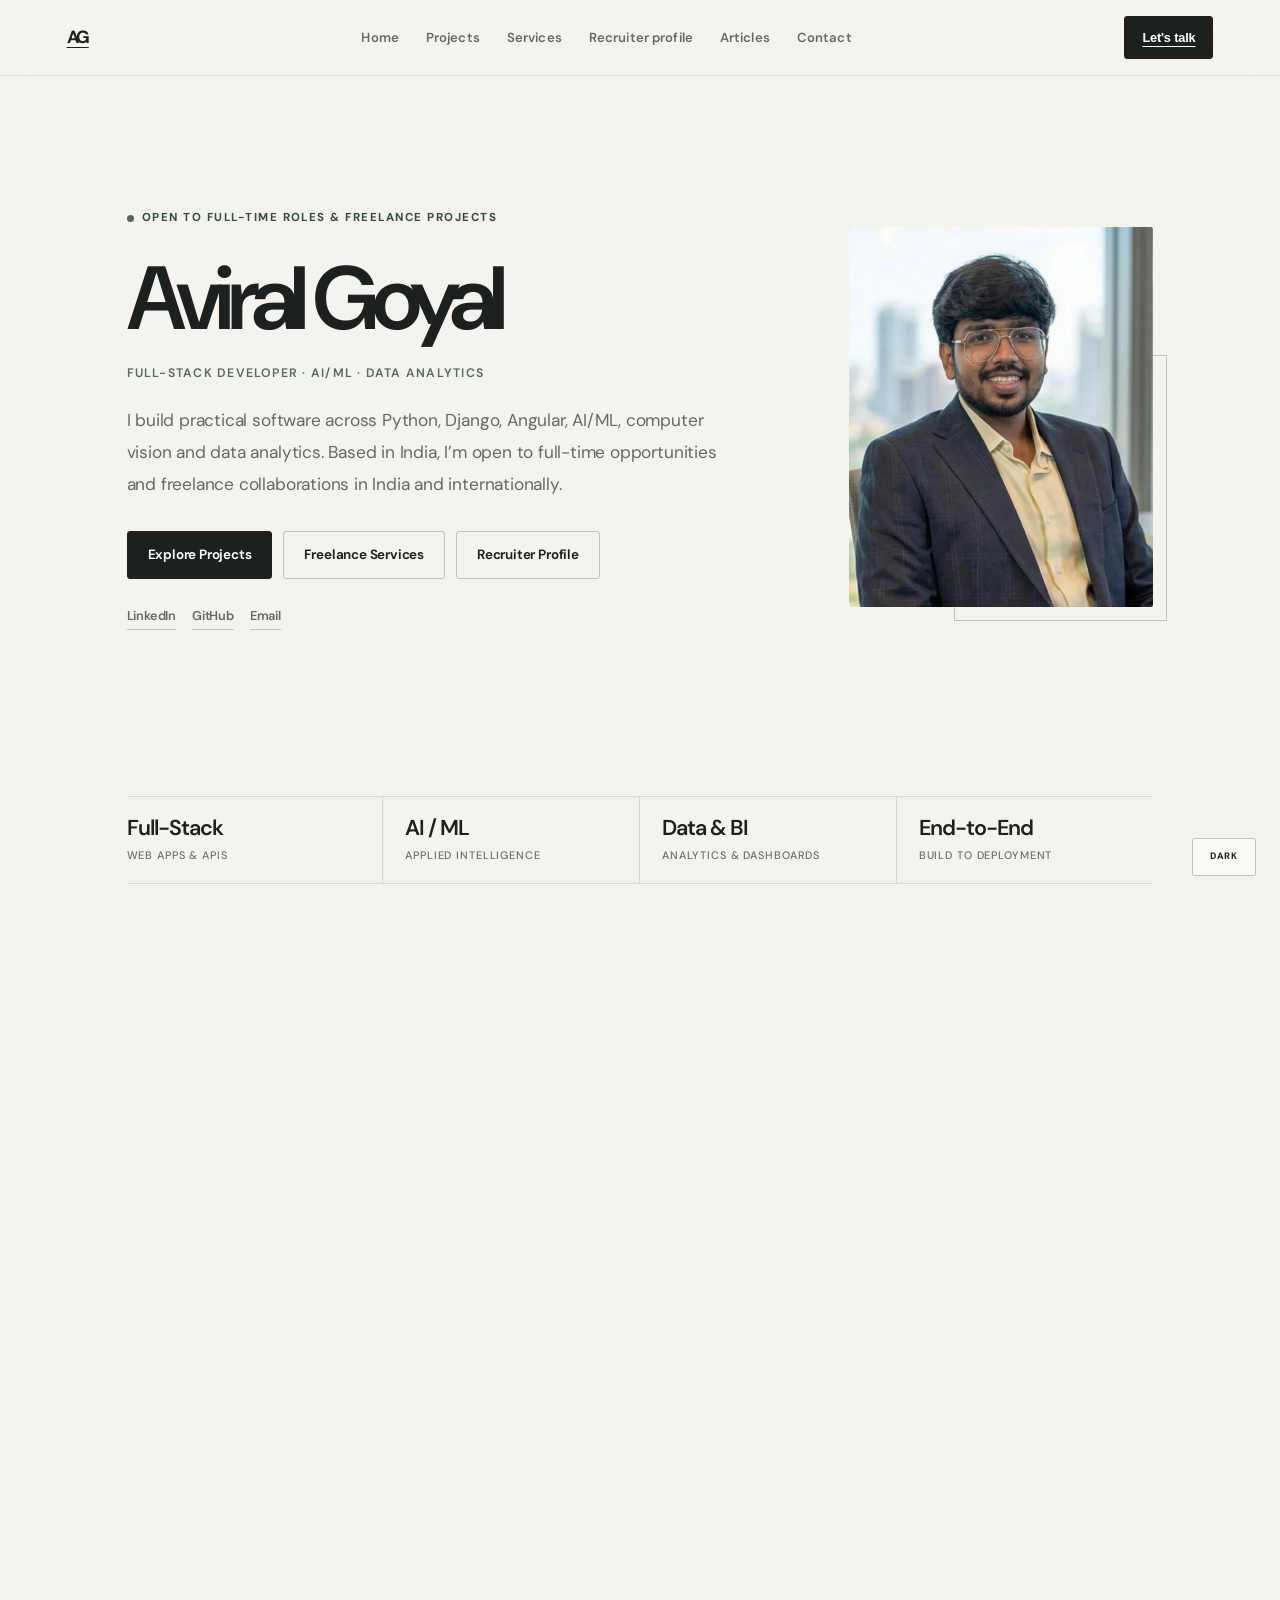
<file: index.html>
<!DOCTYPE html>
<html lang="en">
<head>
<meta charset="UTF-8">
<!-- Google tag (gtm.js) -->
<script async src="https://www.googletagmanager.com/gtm.js?id=GTM-TT9Q7MHF"></script>
<script>
  window.dataLayer = window.dataLayer || [];
  function gtag(){dataLayer.push(arguments);}
  gtag('js', new Date());
</script>
<!-- End Google tag -->
<meta name="viewport" content="width=device-width, initial-scale=1.0">
<title>Aviral Goyal | Developer Portfolio — Full-Stack, AI/ML &amp; Data Analytics</title>
<meta name="description" content="Aviral Goyal is a developer in India working across Python, Django, Angular, AI/ML, computer vision and Power BI. Explore projects, freelance services and his professional profile.">
<meta name="author" content="Aviral Goyal">
<meta name="referrer" content="strict-origin-when-cross-origin">
<meta name="robots" content="index, follow">
<meta name="theme-color" content="#f5f3ee">
<link rel="canonical" href="https://aviral-goyal.netlify.app/">
<link rel="preload" as="image" href="/profile.webp" type="image/webp" fetchpriority="high">
<meta property="og:type" content="website">
<meta property="og:title" content="Aviral Goyal | Developer Portfolio — Full-Stack, AI/ML &amp; Data Analytics">
<meta property="og:description" content="Aviral Goyal’s professional portfolio: full-stack development, AI/ML, computer vision and data analytics projects, freelance services and career profile.">
<meta property="og:locale" content="en_IN">
<meta property="og:url" content="https://aviral-goyal.netlify.app/">
<meta name="twitter:title" content="Aviral Goyal | Developer Portfolio — Full-Stack, AI/ML &amp; Data Analytics">
<meta name="twitter:description" content="Explore Aviral Goyal’s software, AI/ML and analytics projects, freelance services and professional profile. Based in India.">
<meta property="og:site_name" content="Aviral Goyal">
<meta property="og:image" content="https://aviral-goyal.netlify.app/og-image.jpg">
<meta property="og:image:width" content="1200">
<meta property="og:image:height" content="630">
<meta property="og:image:alt" content="Aviral Goyal, full-stack developer working across web apps, AI/ML and data analytics">
<meta name="twitter:image" content="https://aviral-goyal.netlify.app/og-image.jpg">
<meta name="twitter:card" content="summary_large_image">
<link rel="sitemap" type="application/xml" href="/sitemap.xml">
<script type="application/ld+json">
{
  "@context": "https://schema.org",
  "@graph": [
    {
      "@type": "Person",
      "@id": "https://aviral-goyal.netlify.app/#person",
      "name": "Aviral Goyal",
      "url": "https://aviral-goyal.netlify.app/",
      "image": "https://aviral-goyal.netlify.app/profile.jpg",
      "jobTitle": "Full-stack Developer, AI/ML and Data Analytics Developer",
      "description": "Aviral Goyal is a developer based in India working across full-stack web applications, applied AI, computer vision and data analytics.",
      "sameAs": [
        "https://github.com/avviiiral",
        "https://www.linkedin.com/in/avviiiral"
      ],
      "knowsAbout": [
        "Data analytics",
        "Power BI",
        "DAX",
        "SQL",
        "Python",
        "Machine learning",
        "Computer vision",
        "YOLOv8",
        "OpenCV",
        "Django REST Framework",
        "Angular",
        "Full-stack web development"
      ]
    },
    {
      "@type": "Service",
      "@id": "https://aviral-goyal.netlify.app/#web-development",
      "name": "Freelance Website and Full-Stack Web Application Development",
      "serviceType": "Website development and full-stack web application development",
      "provider": {
        "@id": "https://aviral-goyal.netlify.app/#person"
      },
      "areaServed": "Worldwide",
      "availableChannel": {
        "@type": "ServiceChannel",
        "serviceUrl": "https://aviral-goyal.netlify.app/#contact"
      },
      "description": "Responsive websites, dashboards, Python and Django backends, Angular frontends, and REST API integrations."
    },
    {
      "@type": "Service",
      "@id": "https://aviral-goyal.netlify.app/#ai-automation",
      "name": "AI, Machine Learning and Workflow Automation",
      "serviceType": "AI automation, machine learning prototyping and computer vision",
      "provider": {
        "@id": "https://aviral-goyal.netlify.app/#person"
      },
      "areaServed": "Worldwide",
      "availableChannel": {
        "@type": "ServiceChannel",
        "serviceUrl": "https://aviral-goyal.netlify.app/#contact"
      },
      "description": "Python automation, AI-enabled workflows, machine-learning prototypes and computer vision solutions using tools such as YOLO and OpenCV."
    },
    {
      "@type": "Service",
      "@id": "https://aviral-goyal.netlify.app/#data-analytics",
      "name": "Power BI and Data Analytics Services",
      "serviceType": "Data analytics, reporting and business intelligence dashboards",
      "provider": {
        "@id": "https://aviral-goyal.netlify.app/#person"
      },
      "areaServed": "Worldwide",
      "availableChannel": {
        "@type": "ServiceChannel",
        "serviceUrl": "https://aviral-goyal.netlify.app/#contact"
      },
      "description": "Data cleaning, analysis, reporting and Power BI dashboard development."
    },
    {
      "@type": "WebSite",
      "@id": "https://aviral-goyal.netlify.app/#website",
      "url": "https://aviral-goyal.netlify.app/",
      "name": "Aviral Goyal",
      "inLanguage": "en-IN",
      "publisher": {
        "@id": "https://aviral-goyal.netlify.app/#person"
      },
      "alternateName": [
        "Aviral Goyal Portfolio",
        "aviral-goyal.netlify.app"
      ]
    }
  ]
}
</script>
<link rel="preconnect" href="https://fonts.googleapis.com">
<link rel="preconnect" href="https://fonts.gstatic.com" crossorigin>
<link href="https://fonts.googleapis.com/css2?family=DM+Sans:wght@400;500;600;700&family=Instrument+Serif:ital@0;1&display=swap" rel="stylesheet" media="print" onload="this.media='all'">
<noscript><link href="https://fonts.googleapis.com/css2?family=DM+Sans:wght@400;500;600;700&family=Instrument+Serif:ital@0;1&display=swap" rel="stylesheet"></noscript>
<link rel="stylesheet" href="/portfolio-refresh.css">
<link rel="stylesheet" href="/editorial.css">
<link rel="stylesheet" href="/home-index.css">
  <link rel="icon" type="image/svg+xml" href="/favicon.svg">
</head>
<body>
<script>
// Restore the user's saved theme before first paint (light is the default).
try { if (localStorage.getItem('theme') === 'dark') document.body.classList.add('dark'); } catch (e) {}
</script>
<a class="skip-link" href="#main-content">Skip to content</a>
<nav id="navbar" aria-label="Primary">
  <a class="nav-logo" href="/" aria-label="Aviral Goyal home">AG</a>
  <ul class="nav-links" id="primary-navigation">
    <li><a href="/" aria-current="page">Home</a></li>
    <li><a href="/projects/">Projects</a></li>
    <li><a href="/services/">Services</a></li>
    <li><a href="/resume/">Recruiter profile</a></li>
    <li><a href="/articles/">Articles</a></li>
    <li><a href="/contact/">Contact</a></li>
  </ul>
  <a class="nav-cta" href="/contact/">Let's talk</a>
  <button class="menu-toggle" id="menuToggle" type="button" aria-label="Open navigation menu" aria-expanded="false" aria-controls="primary-navigation">
    <span></span><span></span><span></span>
  </button>
</nav>
<main id="main-content">
<section id="hero">
  <div class="container">
    <div class="hero-grid">
      <div>
        <div class="hero-tag">
          <span class="hero-tag-dot"></span>
          Open to Full-Time Roles &amp; Freelance Projects
        </div>
        <h1 class="hero-h1">Aviral Goyal</h1>
        <div class="type-wrap">
          Full-Stack Developer · AI/ML · Data Analytics
        </div>
        <p class="hero-sub">
          I build practical software across Python, Django, Angular, AI/ML, computer vision and data analytics. Based in India, I’m open to full-time opportunities and freelance collaborations in India and internationally.
        </p>
        <div class="hero-btns">
  <a href="/projects/" class="btn-primary">Explore Projects</a>
  <a href="/services/" class="btn-secondary">Freelance Services</a>
  <a href="/resume/" class="btn-secondary">Recruiter Profile</a>
</div>
        <div class="hero-socials">
  <a href="https://www.linkedin.com/in/avviiiral/" target="_blank" rel="noopener noreferrer" class="social-link" aria-label="Aviral Goyal on LinkedIn">LinkedIn</a>
  <a href="https://github.com/avviiiral" target="_blank" rel="noopener noreferrer" class="social-link" aria-label="Aviral Goyal on GitHub">GitHub</a>
  <a href="mailto:aviralgoyal739@gmail.com" class="social-link" aria-label="Email Aviral Goyal">Email</a>
</div>
      </div>
      <div class="hero-visual">
  <div class="hero-portrait-frame">
    <picture>
      <source srcset="profile.webp" type="image/webp">
      <img class="hero-portrait" src="profile.jpg" alt="Portrait of Aviral Goyal" width="380" height="380" fetchpriority="high" decoding="async">
    </picture>
  </div>
</div>
    <div class="stats-row">
      <div class="stat-card"><div class="stat-num">Full-Stack</div><div class="stat-label">Web Apps &amp; APIs</div></div>
      <div class="stat-card"><div class="stat-num">AI / ML</div><div class="stat-label">Applied Intelligence</div></div>
      <div class="stat-card"><div class="stat-num">Data &amp; BI</div><div class="stat-label">Analytics &amp; Dashboards</div></div>
      <div class="stat-card"><div class="stat-num">End-to-End</div><div class="stat-label">Build to Deployment</div></div>
    </div>
  </div>
  </div>
</section>

<section class="home-section" id="home-pathways" aria-labelledby="pathways-heading">
  <div class="container">
    <div class="home-section-heading">
      <div class="section-tag">Choose your path</div>
      <h2 id="pathways-heading">What brings you here?</h2>
      <p>Two clear ways to explore my work, depending on what you need.</p>
    </div>
    <div class="home-pathways-grid">
      <article class="home-pathway-card">
        <span class="home-kicker">For businesses and founders</span>
        <h3>Looking to build or improve something?</h3>
        <p>Explore web application development, Python and Django, Power BI dashboards, AI automation and the way I scope projects.</p>
        <a href="/services/" class="text-link">Explore freelance services →</a>
      </article>
      <article class="home-pathway-card">
        <span class="home-kicker">For recruiters and hiring teams</span>
        <h3>Review my professional profile.</h3>
        <p>See my technical focus, project experience, career interests, professional links and downloadable resume.</p>
        <a href="/resume/" class="text-link">View recruiter profile →</a>
      </article>
    </div>
  </div>
</section>

<section class="home-section alt" id="featured-work" aria-labelledby="featured-work-heading">
  <div class="container">
    <div class="home-section-heading home-section-heading-row">
      <div>
        <div class="section-tag">Selected work</div>
        <h2 id="featured-work-heading">A few problems I’ve worked on.</h2>
      </div>
      <a class="text-link" href="/projects/">Browse all projects →</a>
    </div>
    <div class="home-work-grid">
      <article class="home-work-card">
        <a href="/projects/bgliin-ai" class="home-work-image-link" aria-label="Read the BGLIIN.AI project case study">
          <img src="/assets/project-bgliin-ai.svg" alt="Architecture illustration of industrial cameras, computer vision and a monitoring dashboard" width="1200" height="630" loading="lazy" decoding="async">
        </a>
        <div class="home-work-body">
          <span class="home-kicker">Industrial computer vision</span>
          <h3><a href="/projects/bgliin-ai">BGLIIN.AI</a></h3>
          <p>Multi-camera production monitoring using RTSP capture, YOLOv8, OpenCV, Django and Angular.</p>
          <a class="text-link" href="/projects/bgliin-ai">Read the case study →</a>
        </div>
      </article>
      <article class="home-work-card">
        <a href="/projects/personal-wealth-monitoring" class="home-work-image-link" aria-label="Read the Personal Wealth Monitoring System case study">
          <img src="/assets/project-wealth-monitoring.svg" alt="Architecture illustration of investment transactions, market data and portfolio reporting" width="1200" height="630" loading="lazy" decoding="async">
        </a>
        <div class="home-work-body">
          <span class="home-kicker">Financial data product</span>
          <h3><a href="/projects/personal-wealth-monitoring">Personal Wealth Monitoring</a></h3>
          <p>Investment tracking, transaction data, NAV handling and portfolio analytics in a Django and Angular application.</p>
          <a class="text-link" href="/projects/personal-wealth-monitoring">Read the case study →</a>
        </div>
      </article>
      <article class="home-work-card">
        <a href="/projects/ai-data-analyst-agent" class="home-work-image-link" aria-label="Read the AI Data Analyst Agent case study">
          <img src="/assets/project-ai-data-analyst.svg" alt="Architecture illustration of data profiling, Python analysis and an AI-assisted review interface" width="1200" height="630" loading="lazy" decoding="async">
        </a>
        <div class="home-work-body">
          <span class="home-kicker">AI-assisted analytics</span>
          <h3><a href="/projects/ai-data-analyst-agent">AI Data Analyst Agent</a></h3>
          <p>Interactive data inspection, reproducible calculations and optional AI-assisted explanations.</p>
          <a class="text-link" href="/projects/ai-data-analyst-agent">Read the case study →</a>
        </div>
      </article>
    </div>
  </div>
</section>

<section class="home-section" id="home-writing" aria-labelledby="home-writing-heading">
  <div class="container home-writing-row">
    <div>
      <div class="section-tag">Engineering notes</div>
      <h2 id="home-writing-heading">I document the thinking behind the build.</h2>
      <p>Short technical articles on system architecture, computer vision reliability and auditable data workflows.</p>
    </div>
    <a href="/articles/" class="btn-secondary">Read the articles →</a>
  </div>
</section>

<section class="home-section alt" id="home-contact" aria-labelledby="home-contact-heading">
  <div class="container">
    <div class="home-contact-panel">
      <div>
        <div class="section-tag">Get in touch</div>
        <h2 id="home-contact-heading">Have an opportunity or a project in mind?</h2>
        <p>For freelance enquiries, full-time roles and technical conversations, send a short note or connect with me professionally.</p>
      </div>
      <div class="home-contact-actions">
        <a class="btn-primary" href="/contact/">Contact Aviral</a>
        <a class="btn-secondary" href="https://www.linkedin.com/in/avviiiral" target="_blank" rel="noopener noreferrer">Connect on LinkedIn</a>
      </div>
    </div>
  </div>
</section>
</main>
<footer class="home-footer">
  <div class="home-footer-inner">
    <span>© 2026 Aviral Goyal</span>
    <nav aria-label="Footer navigation">
      <a href="/projects/">Projects</a>
      <a href="/services/">Services</a>
      <a href="/resume/">Recruiter profile</a>
      <a href="/articles/">Articles</a>
      <a href="/contact/">Contact</a>
      <a href="https://github.com/avviiiral" target="_blank" rel="noopener noreferrer">GitHub</a>
      <a href="https://www.linkedin.com/in/avviiiral" target="_blank" rel="noopener noreferrer">LinkedIn</a>
    </nav>
  </div>
</footer>
<button class="mode-toggle" id="modeToggle" type="button" title="Toggle theme" aria-label="Switch to dark theme" aria-pressed="false">DARK</button>
<script>
const modeToggle = document.getElementById("modeToggle");
const themeColorMeta = document.querySelector('meta[name="theme-color"]');
function syncThemeToggle() {
  const dark = document.body.classList.contains("dark");
  modeToggle.textContent = dark ? "LIGHT" : "DARK";
  modeToggle.setAttribute("aria-label", dark ? "Switch to light theme" : "Switch to dark theme");
  modeToggle.setAttribute("aria-pressed", String(dark));
  if (themeColorMeta) themeColorMeta.setAttribute("content", dark ? "#121714" : "#f5f3ee");
}
modeToggle.addEventListener("click", () => {
  document.body.classList.toggle("dark");
  try { localStorage.setItem("theme", document.body.classList.contains("dark") ? "dark" : "light"); } catch (e) {}
  syncThemeToggle();
});
syncThemeToggle();

const menuToggle = document.getElementById("menuToggle");
const primaryNavigation = document.getElementById("primary-navigation");
if (menuToggle && primaryNavigation) {
  const closeMenu = () => {
    primaryNavigation.classList.remove("is-open");
    menuToggle.setAttribute("aria-expanded", "false");
    menuToggle.setAttribute("aria-label", "Open navigation menu");
  };
  menuToggle.addEventListener("click", () => {
    const expanded = menuToggle.getAttribute("aria-expanded") === "true";
    menuToggle.setAttribute("aria-expanded", String(!expanded));
    menuToggle.setAttribute("aria-label", expanded ? "Open navigation menu" : "Close navigation menu");
    primaryNavigation.classList.toggle("is-open", !expanded);
  });
  primaryNavigation.querySelectorAll("a").forEach(link => link.addEventListener("click", closeMenu));
  // Close the open mobile menu on Escape and return focus to the toggle.
  document.addEventListener("keydown", event => {
    if (event.key === "Escape" && primaryNavigation.classList.contains("is-open")) {
      closeMenu();
      menuToggle.focus();
    }
  });
}

function trackPortfolioEvent(eventName, parameters = {}) {
  if (typeof window.gtag === "function") {
    window.gtag("event", eventName, { event_category: "portfolio", ...parameters });
  }
}
document.querySelectorAll('a[href="/contact/"], a[href="/services/"], a[href="/resume/"]').forEach(link => {
  link.addEventListener("click", () => trackPortfolioEvent("audience_path_click", { path: link.getAttribute("href") }));
});
</script>
</body>
</html>
</file>
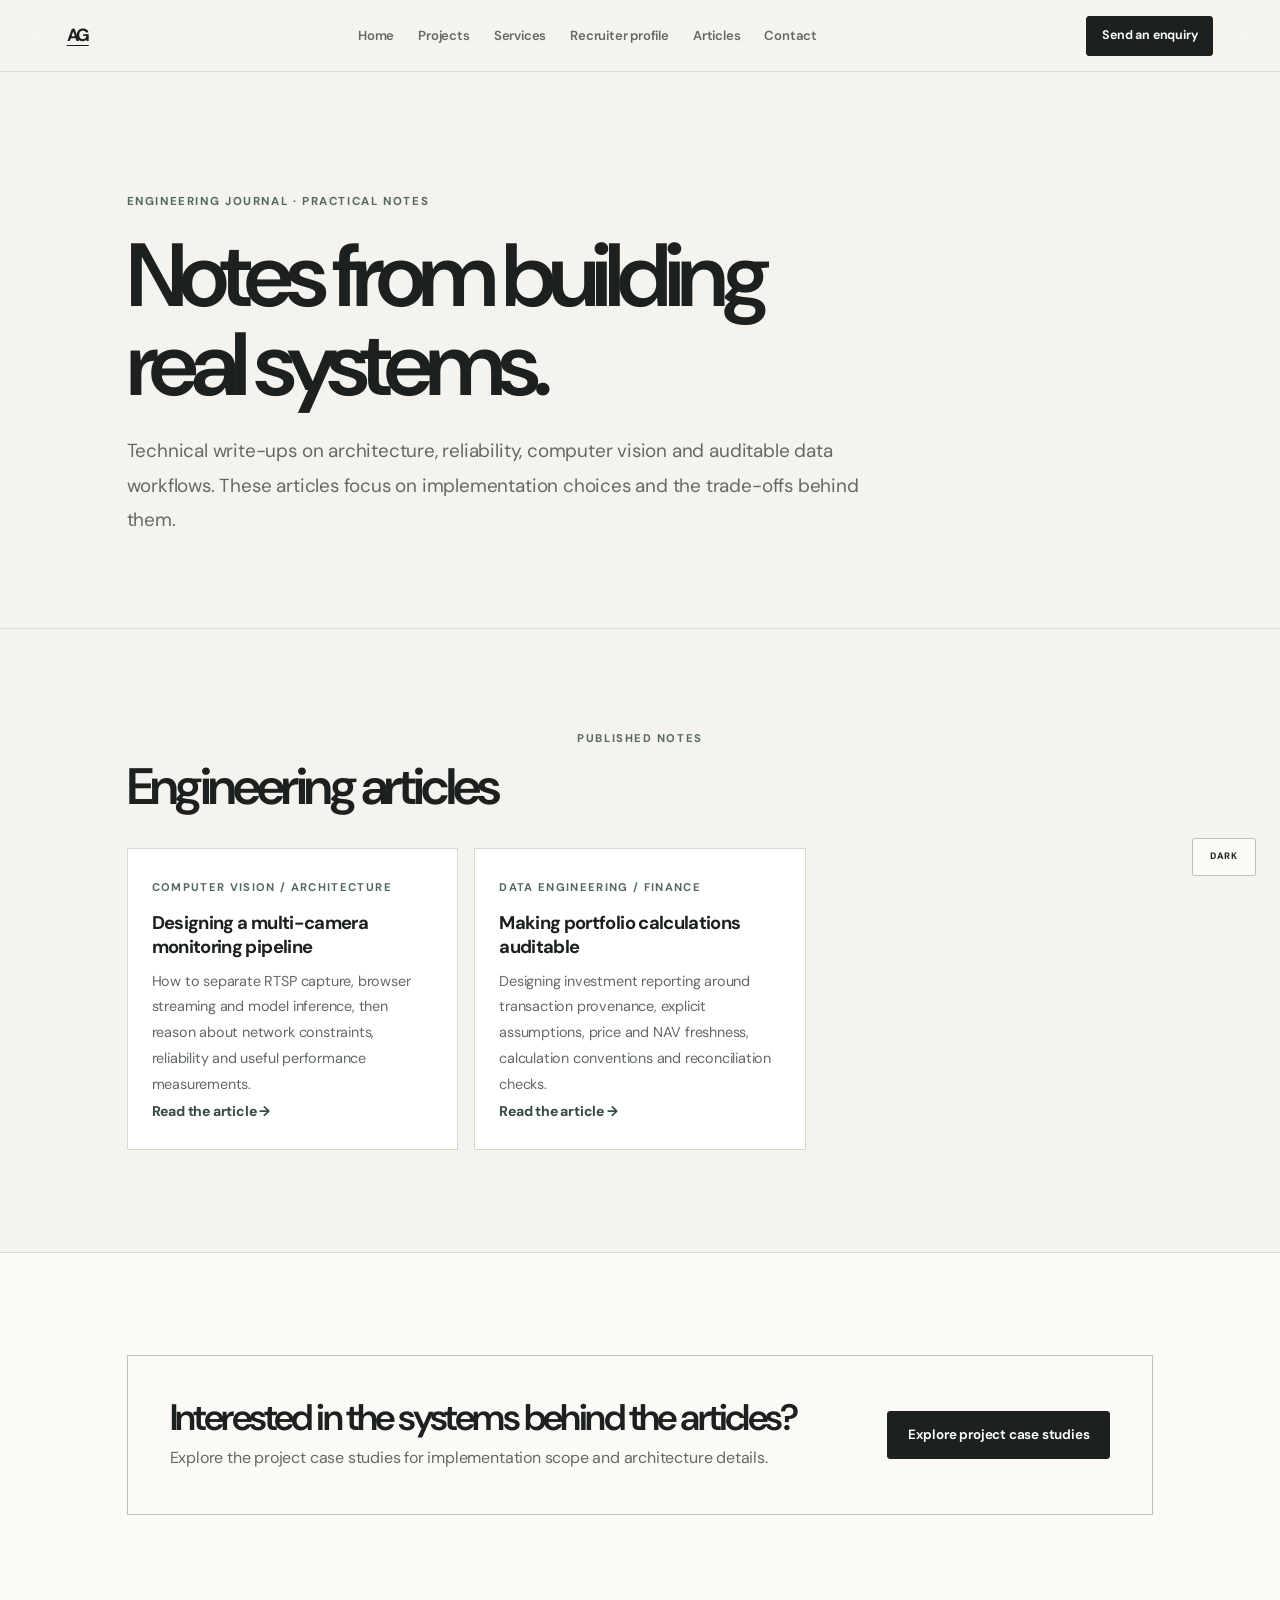
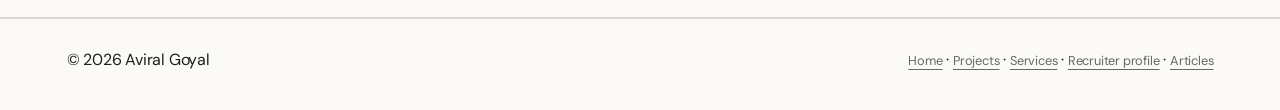
<file: articles/index.html>
<!DOCTYPE html>
<html lang="en">
<head>
<meta charset="UTF-8">
<script>
  window.dataLayer = window.dataLayer || [];
  function gtag(){window.dataLayer.push(arguments);}
  gtag('js', new Date());
</script>
<script async src="https://www.googletagmanager.com/gtm.js?id=GTM-TT9Q7MHF"></script>
<meta name="viewport" content="width=device-width, initial-scale=1">
<title>Engineering Articles | AI, Computer Vision &amp; Data Systems | Aviral Goyal</title>
<meta name="description" content="Read Aviral Goyal's engineering notes on industrial computer vision, multi-camera monitoring, portfolio data quality, financial calculations and system reliability.">
<meta name="author" content="Aviral Goyal">
<meta name="robots" content="index,follow">
<meta name="referrer" content="strict-origin-when-cross-origin">
<meta name="theme-color" content="#f5f3ee">
<link rel="canonical" href="https://aviral-goyal.netlify.app/articles/">
<meta property="og:type" content="website">
<meta property="og:site_name" content="Aviral Goyal">
<meta property="og:title" content="Engineering Articles | AI, Computer Vision &amp; Data Systems | Aviral Goyal">
<meta property="og:description" content="Read Aviral Goyal's engineering notes on industrial computer vision, multi-camera monitoring, portfolio data quality, financial calculations and system reliability.">
<meta property="og:url" content="https://aviral-goyal.netlify.app/articles/">
<meta property="og:image" content="https://aviral-goyal.netlify.app/og-image.jpg">
<meta property="og:image:width" content="1200">
<meta property="og:image:height" content="630">
<meta property="og:image:alt" content="Aviral Goyal developer portfolio">
<meta name="twitter:card" content="summary_large_image">
<meta name="twitter:title" content="Engineering Articles | AI, Computer Vision &amp; Data Systems | Aviral Goyal">
<meta name="twitter:description" content="Read Aviral Goyal's engineering notes on industrial computer vision, multi-camera monitoring, portfolio data quality, financial calculations and system reliability.">
<meta name="twitter:image" content="https://aviral-goyal.netlify.app/og-image.jpg">
<link rel="icon" type="image/svg+xml" href="/favicon.svg">
<link rel="preconnect" href="https://fonts.googleapis.com">
<link rel="preconnect" href="https://fonts.gstatic.com" crossorigin>
<link href="https://fonts.googleapis.com/css2?family=DM+Sans:wght@400;500;600;700&amp;family=Instrument+Serif:ital@0;1&amp;display=swap" rel="stylesheet">
<link rel="stylesheet" href="/portfolio-refresh.css">
<link rel="stylesheet" href="/editorial.css">
<link rel="stylesheet" href="/audience-pages.css">
</head>
<body>
<script>try { if (localStorage.getItem('theme') === 'dark') document.body.classList.add('dark'); } catch (e) {}</script>
<a class="skip-link" href="#main-content">Skip to content</a>
<nav class="audience-nav" aria-label="Primary navigation">
  <a class="nav-logo" href="/">AG</a>
  <div class="audience-nav-links">
    <a href="/">Home</a>
    <a href="/projects/">Projects</a>
    <a href="/services/">Services</a>
    <a href="/resume/">Recruiter profile</a>
    <a href="/articles/">Articles</a>
    <a href="/contact/">Contact</a>
  </div>
  <a class="audience-nav-cta" href="/contact/" aria-current="page">Send an enquiry</a>
</nav>
<main id="main-content" class="audience-page">
  <header class="audience-hero">
    <div class="container">
      <div class="audience-hero-copy">
        <span class="audience-eyebrow">Engineering journal · Practical notes</span>
        <h1>Notes from building real systems.</h1>
        <p>Technical write-ups on architecture, reliability, computer vision and auditable data workflows. These articles focus on implementation choices and the trade-offs behind them.</p>
      </div>
    </div>
  </header>
  <section class="audience-section" aria-labelledby="articles-heading">
    <div class="container">
      <div class="section-tag">Published notes</div>
      <h2 id="articles-heading">Engineering articles</h2>
      <div class="audience-grid">
        <article class="audience-card">
          <span class="card-index">COMPUTER VISION / ARCHITECTURE</span>
          <h3>Designing a multi-camera monitoring pipeline</h3>
          <p>How to separate RTSP capture, browser streaming and model inference, then reason about network constraints, reliability and useful performance measurements.</p>
          <a class="text-link" href="/articles/multi-camera-monitoring">Read the article →</a>
        </article>
        <article class="audience-card">
          <span class="card-index">DATA ENGINEERING / FINANCE</span>
          <h3>Making portfolio calculations auditable</h3>
          <p>Designing investment reporting around transaction provenance, explicit assumptions, price and NAV freshness, calculation conventions and reconciliation checks.</p>
          <a class="text-link" href="/articles/auditable-portfolio-calculations">Read the article →</a>
        </article>
      </div>
    </div>
  </section>
  <section class="audience-section alt">
    <div class="container">
      <div class="audience-cta">
        <div><h2>Interested in the systems behind the articles?</h2><p>Explore the project case studies for implementation scope and architecture details.</p></div>
        <a class="btn-primary" href="/projects/">Explore project case studies</a>
      </div>
    </div>
  </section>
</main>
<footer class="audience-footer"><div class="audience-footer-inner">
<span>© 2026 Aviral Goyal</span>
<span><a href="/">Home</a> · <a href="/projects/">Projects</a> · <a href="/services/">Services</a> · <a href="/resume/">Recruiter profile</a> · <a href="/articles/">Articles</a></span>
</div></footer>
<a class="to-top" href="#main-content" aria-label="Back to top"><svg viewBox="0 0 24 24" width="18" height="18" fill="none" stroke="currentColor" stroke-width="2" stroke-linecap="round" stroke-linejoin="round"><path d="M12 19V5"/><path d="m5 12 7-7 7 7"/></svg></a>
<button class="mode-toggle" id="modeToggle" type="button" aria-label="Switch to dark theme" aria-pressed="false">DARK</button>
<script>
const themeToggle=document.getElementById("modeToggle");
function syncThemeToggle(){
 const isDark=document.body.classList.contains("dark");
 themeToggle.textContent=isDark?"LIGHT":"DARK";
 themeToggle.setAttribute("aria-label",isDark?"Switch to light theme":"Switch to dark theme");
 themeToggle.setAttribute("aria-pressed",String(isDark));
 const themeColorMeta=document.querySelector('meta[name="theme-color"]');
 if(themeColorMeta)themeColorMeta.setAttribute("content",isDark?"#121714":"#f5f3ee");
}
themeToggle.addEventListener("click",()=>{
 document.body.classList.toggle("dark");
 try{localStorage.setItem("theme",document.body.classList.contains("dark")?"dark":"light")}catch(e){}
 syncThemeToggle();
});
syncThemeToggle();
</script>
</body>
</html>
</file>
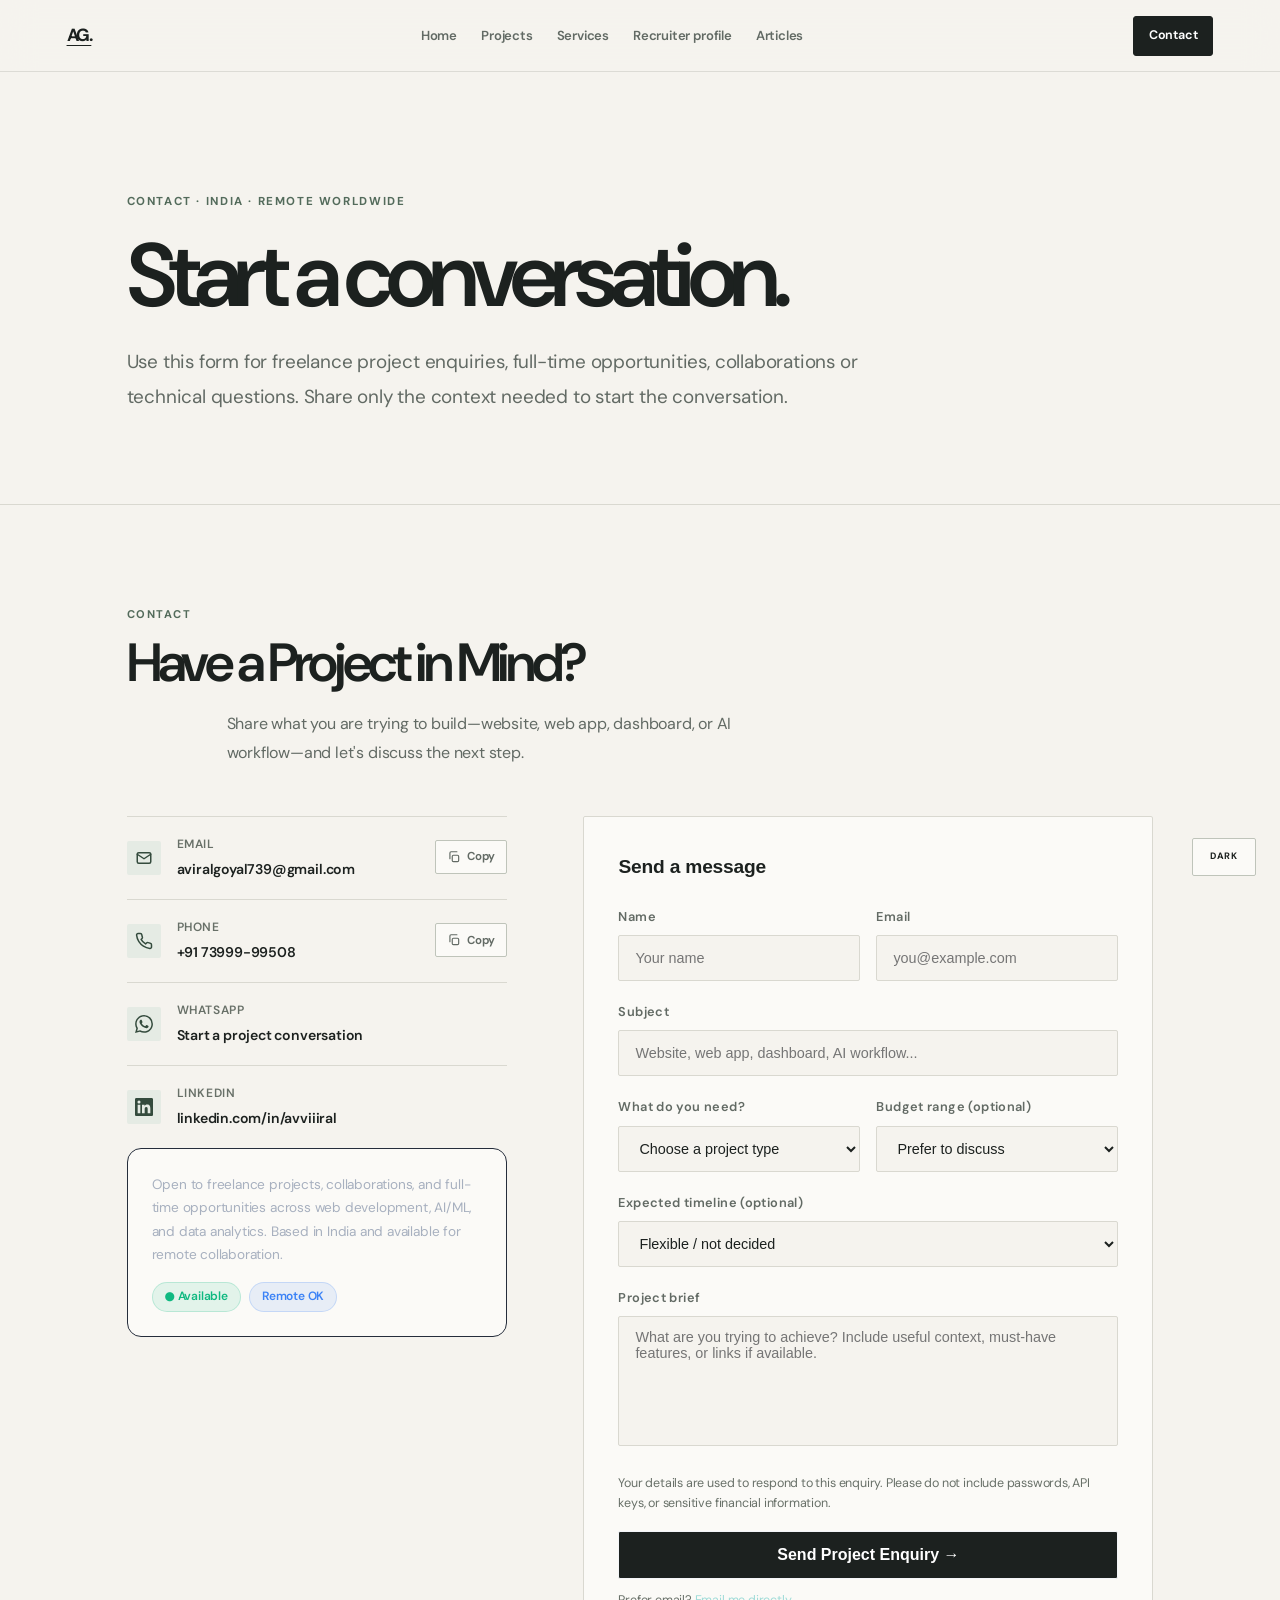
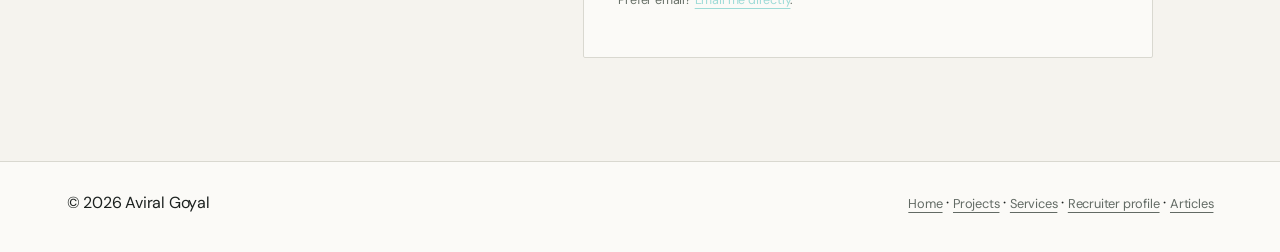
<file: contact/index.html>
<!DOCTYPE html>
<html lang="en">
<head>
<meta charset="UTF-8">
<script>
  window.dataLayer = window.dataLayer || [];
  function gtag(){window.dataLayer.push(arguments);}
  gtag('js', new Date());
</script>
<script async src="https://www.googletagmanager.com/gtm.js?id=GTM-TT9Q7MHF"></script>
<meta name="viewport" content="width=device-width, initial-scale=1">
<title>Contact Aviral Goyal | Project Enquiries &amp; Professional Opportunities</title>
<meta name="description" content="Contact Aviral Goyal in India about freelance web development, AI and data projects, full-time roles or remote collaboration. Share a short brief by email or form.">
<meta name="author" content="Aviral Goyal">
<meta name="robots" content="index,follow">
<meta name="referrer" content="strict-origin-when-cross-origin">
<meta name="theme-color" content="#f5f3ee">
<link rel="canonical" href="https://aviral-goyal.netlify.app/contact/">
<meta property="og:type" content="website">
<meta property="og:site_name" content="Aviral Goyal">
<meta property="og:title" content="Contact Aviral Goyal | Project Enquiries &amp; Professional Opportunities">
<meta property="og:description" content="Contact Aviral Goyal about freelance projects, full-time roles and remote collaboration in India and internationally.">
<meta property="og:url" content="https://aviral-goyal.netlify.app/contact/">
<meta property="og:image" content="https://aviral-goyal.netlify.app/og-image.jpg">
<meta property="og:image:width" content="1200">
<meta property="og:image:height" content="630">
<meta property="og:image:alt" content="Aviral Goyal developer portfolio">
<meta name="twitter:card" content="summary_large_image">
<meta name="twitter:title" content="Contact Aviral Goyal">
<meta name="twitter:description" content="Get in touch about freelance projects, full-time opportunities and remote collaboration.">
<meta name="twitter:image" content="https://aviral-goyal.netlify.app/og-image.jpg">
<link rel="icon" type="image/svg+xml" href="/favicon.svg">
<link rel="preconnect" href="https://fonts.googleapis.com">
<link rel="preconnect" href="https://fonts.gstatic.com" crossorigin>
<link href="https://fonts.googleapis.com/css2?family=DM+Sans:wght@400;500;600;700&amp;family=Instrument+Serif:ital@0;1&amp;display=swap" rel="stylesheet">
<link rel="stylesheet" href="/portfolio-refresh.css">
<link rel="stylesheet" href="/editorial.css">
<link rel="stylesheet" href="/audience-pages.css">
<script type="application/ld+json">
{"@context":"https://schema.org","@type":"ContactPage","name":"Contact Aviral Goyal","url":"https://aviral-goyal.netlify.app/contact/","mainEntity":{"@type":"Person","@id":"https://aviral-goyal.netlify.app/#person","name":"Aviral Goyal","url":"https://aviral-goyal.netlify.app/"}}
</script>
</head>
<body>
<script>try { if (localStorage.getItem('theme') === 'dark') document.body.classList.add('dark'); } catch (e) {}</script>
<a class="skip-link" href="#main-content">Skip to content</a>
<nav class="audience-nav" aria-label="Primary navigation">
  <a class="nav-logo" href="/">AG.</a>
  <div class="audience-nav-links">
    <a href="/">Home</a><a href="/projects/">Projects</a><a href="/services/">Services</a>
    <a href="/resume/">Recruiter profile</a><a href="/articles/">Articles</a>
  </div>
  <a class="audience-nav-cta" href="/contact/" aria-current="page">Contact</a>
</nav>
<main id="main-content" class="audience-page">
  <header class="audience-hero">
    <div class="container"><div class="audience-hero-copy">
      <span class="audience-eyebrow">Contact · India · Remote worldwide</span>
      <h1>Start a conversation.</h1>
      <p>Use this form for freelance project enquiries, full-time opportunities, collaborations or technical questions. Share only the context needed to start the conversation.</p>
    </div></div>
  </header>
  <section id="contact">
  <div class="container">
    <div style="text-align:center">
      <div class="section-tag" style="justify-content:center;display:flex">Contact</div>
      <h2 class="section-h2">Have a Project in Mind?</h2>
      <p class="section-sub" style="margin:0 auto">Share what you are trying to build—website, web app, dashboard, or AI workflow—and let's discuss the next step.</p>
    </div>

    <div class="contact-grid">

      <div class="contact-info">

        <div class="contact-card-row">
        <a href="mailto:aviralgoyal739@gmail.com" class="contact-card" style="text-decoration:none">
          <div class="contact-icon" aria-hidden="true"><svg viewBox="0 0 24 24" width="18" height="18" fill="none" stroke="currentColor" stroke-width="2" stroke-linecap="round" stroke-linejoin="round"><rect x="3" y="5" width="18" height="14" rx="2"/><path d="m3 7 9 6 9-6"/></svg></div>
          <div>
            <div class="contact-label">Email</div>
            <div class="contact-val">aviralgoyal739@gmail.com</div>
          </div>
        </a>
          <button type="button" class="contact-copy" data-copy="aviralgoyal739@gmail.com" aria-label="Copy email address"><svg viewBox="0 0 24 24" width="14" height="14" fill="none" stroke="currentColor" stroke-width="2" stroke-linecap="round" stroke-linejoin="round" aria-hidden="true"><rect x="9" y="9" width="11" height="11" rx="2"/><path d="M5 15V5a2 2 0 0 1 2-2h10"/></svg><span class="contact-copy-label" aria-live="polite">Copy</span></button>
        </div>

        <div class="contact-card-row">
        <a href="tel:+917399999508" class="contact-card" style="text-decoration:none">
          <div class="contact-icon" aria-hidden="true"><svg viewBox="0 0 24 24" width="18" height="18" fill="none" stroke="currentColor" stroke-width="2" stroke-linecap="round" stroke-linejoin="round"><path d="M22 16.92v3a2 2 0 0 1-2.18 2 19.79 19.79 0 0 1-8.63-3.07 19.5 19.5 0 0 1-6-6 19.79 19.79 0 0 1-3.07-8.67A2 2 0 0 1 4.11 2h3a2 2 0 0 1 2 1.72c.13.96.36 1.9.7 2.81a2 2 0 0 1-.45 2.11L8.09 9.91a16 16 0 0 0 6 6l1.27-1.27a2 2 0 0 1 2.11-.45c.91.34 1.85.57 2.81.7A2 2 0 0 1 22 16.92z"/></svg></div>
          <div>
            <div class="contact-label">Phone</div>
            <div class="contact-val">+91 73999-99508</div>
          </div>
        </a>
          <button type="button" class="contact-copy" data-copy="+91 73999-99508" aria-label="Copy phone number"><svg viewBox="0 0 24 24" width="14" height="14" fill="none" stroke="currentColor" stroke-width="2" stroke-linecap="round" stroke-linejoin="round" aria-hidden="true"><rect x="9" y="9" width="11" height="11" rx="2"/><path d="M5 15V5a2 2 0 0 1 2-2h10"/></svg><span class="contact-copy-label" aria-live="polite">Copy</span></button>
        </div>

        <a href="https://wa.me/917399999508?text=Hi%20Aviral%2C%20I%27d%20like%20to%20discuss%20a%20project." target="_blank" rel="noopener noreferrer" class="contact-card" style="text-decoration:none">
          <div class="contact-icon" aria-hidden="true"><svg viewBox="0 0 24 24" width="19" height="19" fill="currentColor"><path d="M17.472 14.382c-.297-.149-1.758-.867-2.03-.967-.273-.099-.471-.148-.67.15-.197.297-.767.966-.94 1.164-.173.199-.347.223-.644.075-.297-.15-1.255-.463-2.39-1.475-.883-.788-1.48-1.761-1.653-2.059-.173-.297-.018-.458.13-.606.134-.133.298-.347.446-.52.149-.174.198-.298.298-.497.099-.198.05-.371-.025-.52-.075-.149-.669-1.612-.916-2.207-.242-.579-.487-.5-.669-.51a12.8 12.8 0 0 0-.57-.01c-.198 0-.52.074-.792.372-.272.297-1.04 1.016-1.04 2.479 0 1.462 1.065 2.875 1.213 3.074.149.198 2.096 3.2 5.077 4.487.709.306 1.262.489 1.694.625.712.227 1.36.195 1.871.118.571-.085 1.758-.719 2.006-1.413.248-.694.248-1.289.173-1.413-.074-.124-.272-.198-.57-.347m-5.421 7.403h-.004a9.87 9.87 0 0 1-5.031-1.378l-.361-.214-3.741.982.998-3.648-.235-.374a9.86 9.86 0 0 1-1.51-5.26c.001-5.45 4.436-9.884 9.888-9.884 2.64 0 5.122 1.03 6.988 2.898a9.825 9.825 0 0 1 2.893 6.994c-.003 5.45-4.437 9.884-9.885 9.884m8.413-18.297A11.815 11.815 0 0 0 12.05 0C5.495 0 .16 5.335.157 11.892c0 2.096.547 4.142 1.588 5.945L.057 24l6.305-1.654a11.882 11.882 0 0 0 5.683 1.448h.005c6.554 0 11.89-5.335 11.893-11.893a11.821 11.821 0 0 0-3.48-8.413"/></svg></div>
          <div><div class="contact-label">WhatsApp</div><div class="contact-val">Start a project conversation</div></div>
        </a>

        <a href="https://www.linkedin.com/in/avviiiral" target="_blank" rel="noopener noreferrer" class="contact-card" style="text-decoration:none">
          <div class="contact-icon" aria-hidden="true"><svg viewBox="0 0 24 24" width="18" height="18" fill="currentColor"><path d="M20.447 20.452h-3.554v-5.569c0-1.328-.027-3.037-1.852-3.037-1.853 0-2.136 1.445-2.136 2.939v5.667H9.351V9h3.414v1.561h.046c.477-.9 1.637-1.85 3.37-1.85 3.601 0 4.267 2.37 4.267 5.455v6.286zM5.337 7.433a2.062 2.062 0 0 1-2.063-2.065 2.064 2.064 0 1 1 2.063 2.065zm1.782 13.019H3.555V9h3.564v11.452zM22.225 0H1.771C.792 0 0 .774 0 1.729v20.542C0 23.227.792 24 1.771 24h20.451C23.2 24 24 23.227 24 22.271V1.729C24 .774 23.2 0 22.225 0z"/></svg></div>
          <div>
            <div class="contact-label">LinkedIn</div>
            <div class="contact-val">linkedin.com/in/avviiiral</div>
          </div>
        </a>

        <div style="padding:1.5rem;background:var(--surface);border:1px solid var(--border);border-radius:14px">
          <div style="font-size:.85rem;color:var(--text2);line-height:1.7">
            Open to freelance projects, collaborations, and full-time opportunities across web development, AI/ML, and data analytics. Based in India and available for remote collaboration.
          </div>

          <div style="display:flex;gap:.5rem;margin-top:1rem">
            <span style="background:rgba(16,185,129,0.1);color:#10b981;border:1px solid rgba(16,185,129,0.2);border-radius:100px;padding:4px 12px;font-size:.75rem;font-weight:600">● Available</span>

            <span style="background:rgba(59,130,246,0.1);color:#3b82f6;border:1px solid rgba(59,130,246,0.2);border-radius:100px;padding:4px 12px;font-size:.75rem;font-weight:600">Remote OK</span>
          </div>
        </div>

      </div>

      <!-- NETLIFY FORM -->
      <form
        name="contact"
        method="POST"
        data-netlify="true"
        netlify-honeypot="bot-field"
        action="/thank-you.html"
        class="contact-form"
      >

        <input type="hidden" name="form-name" value="contact">

        <p hidden>
          <label>
            Don’t fill this out:
            <input name="bot-field">
          </label>
        </p>

        <div style="font-family:'Syne',sans-serif;font-weight:700;font-size:1.2rem;margin-bottom:1.5rem">
          Send a message
        </div>

        <div class="form-row">

          <div class="form-group">
            <label class="form-label" for="contact-name">Name</label>
            <input
              id="contact-name"
              type="text"
              name="name"
              class="form-input"
              placeholder="Your name"
              autocomplete="name"
              required
            >
          </div>

          <div class="form-group">
            <label class="form-label" for="contact-email">Email</label>
            <input
              id="contact-email"
              type="email"
              name="email"
              class="form-input"
              placeholder="you@example.com"
              autocomplete="email"
              required
            >
          </div>

        </div>

        <div class="form-group">
          <label class="form-label" for="contact-subject">Subject</label>
          <input
            id="contact-subject"
            type="text"
            name="subject"
            class="form-input"
            placeholder="Website, web app, dashboard, AI workflow..."
          >
        </div>

        <div class="form-row">
          <div class="form-group">
            <label class="form-label" for="project-type">What do you need?</label>
            <select id="project-type" name="project-type" class="form-input">
              <option value="">Choose a project type</option>
              <option>Website or web application</option>
              <option>Data analytics or Power BI</option>
              <option>AI, data or automation</option>
              <option>Bug fix or feature improvement</option>
              <option>Other / not sure yet</option>
            </select>
          </div>
          <div class="form-group">
            <label class="form-label" for="project-budget">Budget range (optional)</label>
            <select id="project-budget" name="budget-range" class="form-input">
              <option value="">Prefer to discuss</option>
              <option>Under ₹10,000</option>
              <option>₹10,000–₹25,000</option>
              <option>₹25,000–₹50,000</option>
              <option>₹50,000+</option>
            </select>
          </div>
        </div>
        <div class="form-group">
          <label class="form-label" for="project-timeline">Expected timeline (optional)</label>
          <select id="project-timeline" name="project-timeline" class="form-input">
            <option value="">Flexible / not decided</option>
            <option>Within 1 week</option>
            <option>Within 2–4 weeks</option>
            <option>Within 1–2 months</option>
            <option>Longer-term / ongoing</option>
          </select>
        </div>

        <div class="form-group">
          <label class="form-label" for="contact-message">Project brief</label>
          <textarea
            id="contact-message"
            name="message"
            class="form-textarea"
            placeholder="What are you trying to achieve? Include useful context, must-have features, or links if available."
            required
          ></textarea>
        </div>

        <p class="form-privacy-note">Your details are used to respond to this enquiry. Please do not include passwords, API keys, or sensitive financial information.</p>
        <button type="submit" class="form-submit">
          Send Project Enquiry →
        </button>
        <p class="form-fallback">Prefer email? <a href="mailto:aviralgoyal739@gmail.com?subject=Portfolio%20project%20enquiry">Email me directly</a>.</p>

      </form>

    </div>
  </div>
</section>
</main>
<footer class="audience-footer"><div class="audience-footer-inner">
<span>© 2026 Aviral Goyal</span>
<span><a href="/">Home</a> · <a href="/projects/">Projects</a> · <a href="/services/">Services</a> · <a href="/resume/">Recruiter profile</a> · <a href="/articles/">Articles</a></span>
</div></footer>
<a class="to-top" href="#main-content" aria-label="Back to top"><svg viewBox="0 0 24 24" width="18" height="18" fill="none" stroke="currentColor" stroke-width="2" stroke-linecap="round" stroke-linejoin="round"><path d="M12 19V5"/><path d="m5 12 7-7 7 7"/></svg></a>
<button class="mode-toggle" id="modeToggle" type="button" aria-label="Switch to dark theme" aria-pressed="false">DARK</button>
<script>
const themeToggle=document.getElementById("modeToggle");
function syncThemeToggle(){
 const dark=document.body.classList.contains("dark");
 themeToggle.textContent=dark?"LIGHT":"DARK";
 themeToggle.setAttribute("aria-label",dark?"Switch to light theme":"Switch to dark theme");
 themeToggle.setAttribute("aria-pressed",String(dark));
 const themeColorMeta=document.querySelector('meta[name="theme-color"]');
 if(themeColorMeta)themeColorMeta.setAttribute("content",dark?"#121714":"#f5f3ee");
}
themeToggle.addEventListener("click",()=>{
 document.body.classList.toggle("dark");
 try{localStorage.setItem("theme",document.body.classList.contains("dark")?"dark":"light")}catch(e){}
 syncThemeToggle();
});
syncThemeToggle();

// Copy-to-clipboard for the email and phone contact rows.
document.querySelectorAll(".contact-copy").forEach(btn => {
  const label = btn.querySelector(".contact-copy-label");
  const original = label ? label.textContent : "";
  const originalAria = btn.getAttribute("aria-label") || "Copy";
  let timer;
  btn.addEventListener("click", async () => {
    const text = btn.dataset.copy || "";
    let ok = false;
    try {
      await navigator.clipboard.writeText(text);
      ok = true;
    } catch (e) {
      try {
        const ta = document.createElement("textarea");
        ta.value = text;
        ta.setAttribute("readonly", "");
        ta.style.position = "fixed";
        ta.style.opacity = "0";
        document.body.appendChild(ta);
        ta.select();
        ok = document.execCommand("copy");
        document.body.removeChild(ta);
      } catch (e2) { ok = false; }
    }
    if (label) label.textContent = ok ? "Copied" : "Press Ctrl+C";
    btn.setAttribute("data-copied", String(ok));
    btn.setAttribute("aria-label", ok ? "Copied to clipboard" : "Copy failed");
    clearTimeout(timer);
    timer = setTimeout(() => {
      if (label) label.textContent = original;
      btn.removeAttribute("data-copied");
      btn.setAttribute("aria-label", originalAria);
    }, 1800);
  });
});
</script>
</body>
</html>
</file>
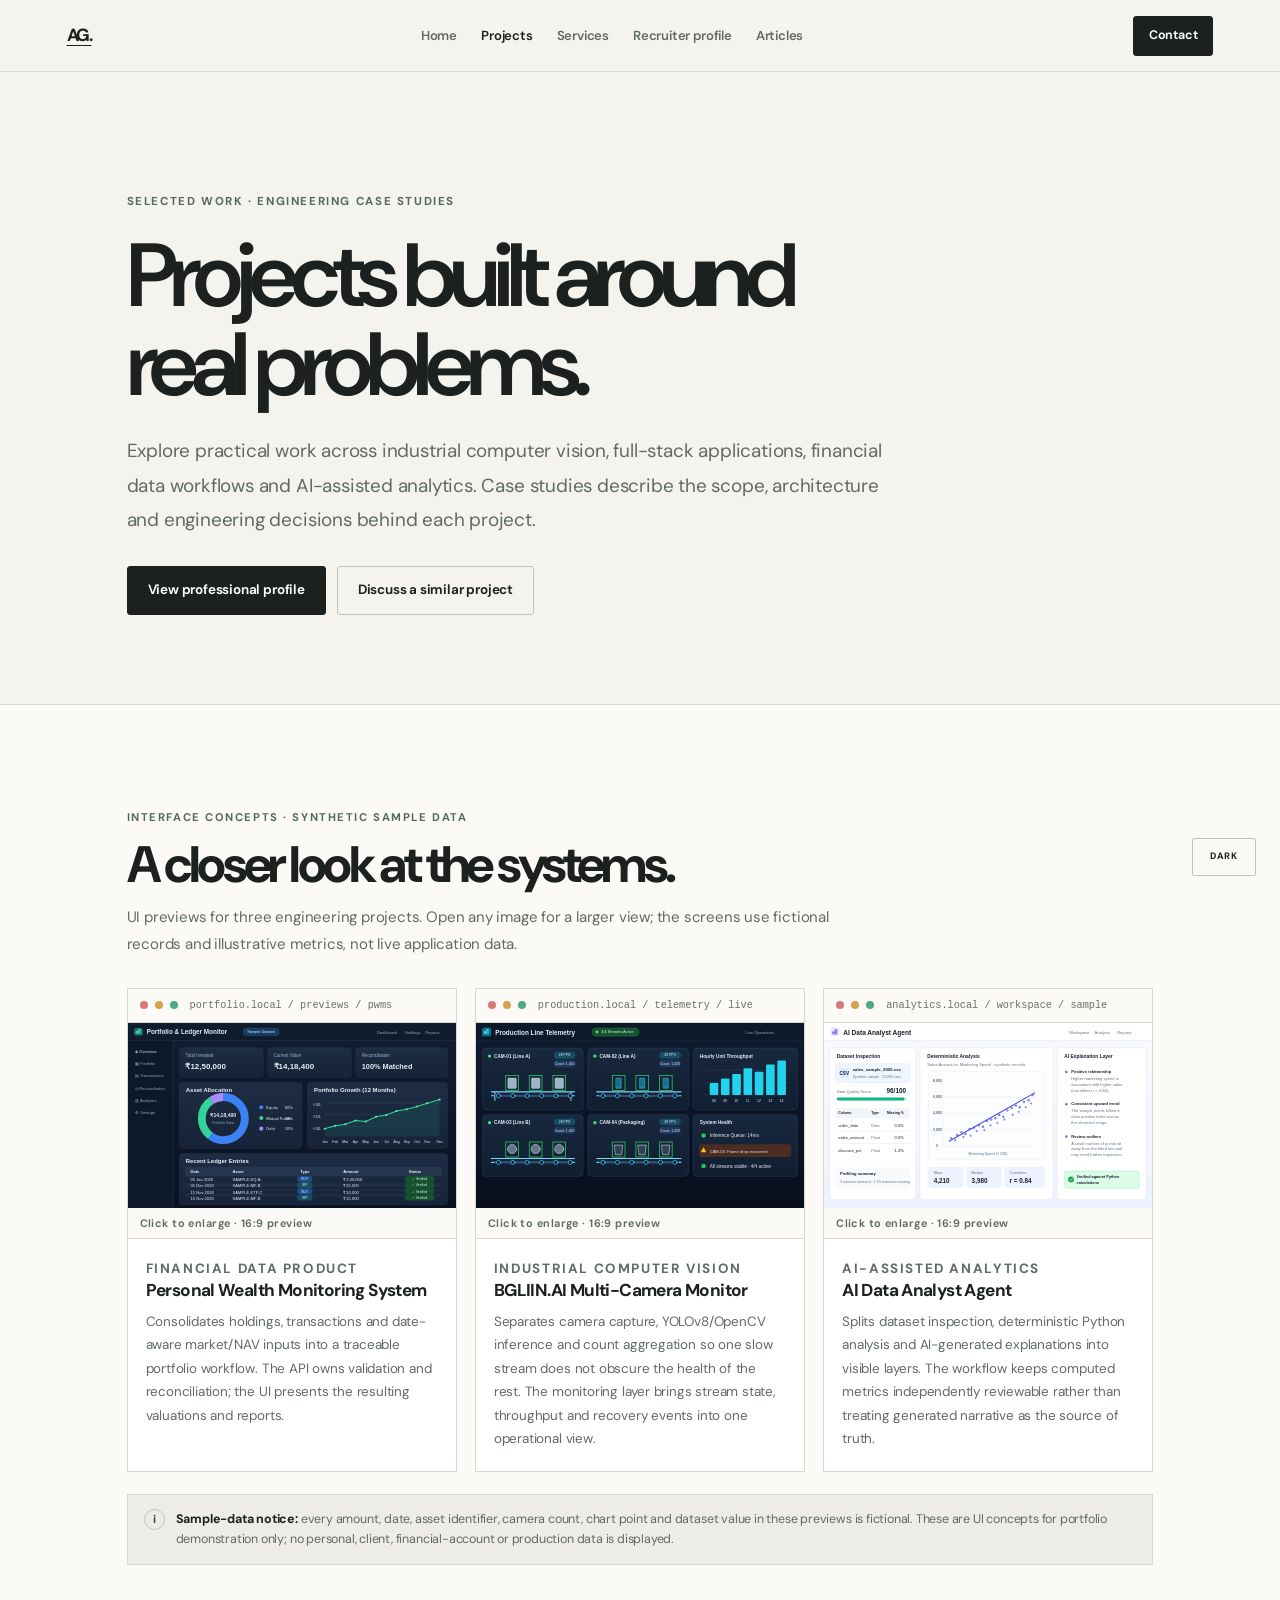
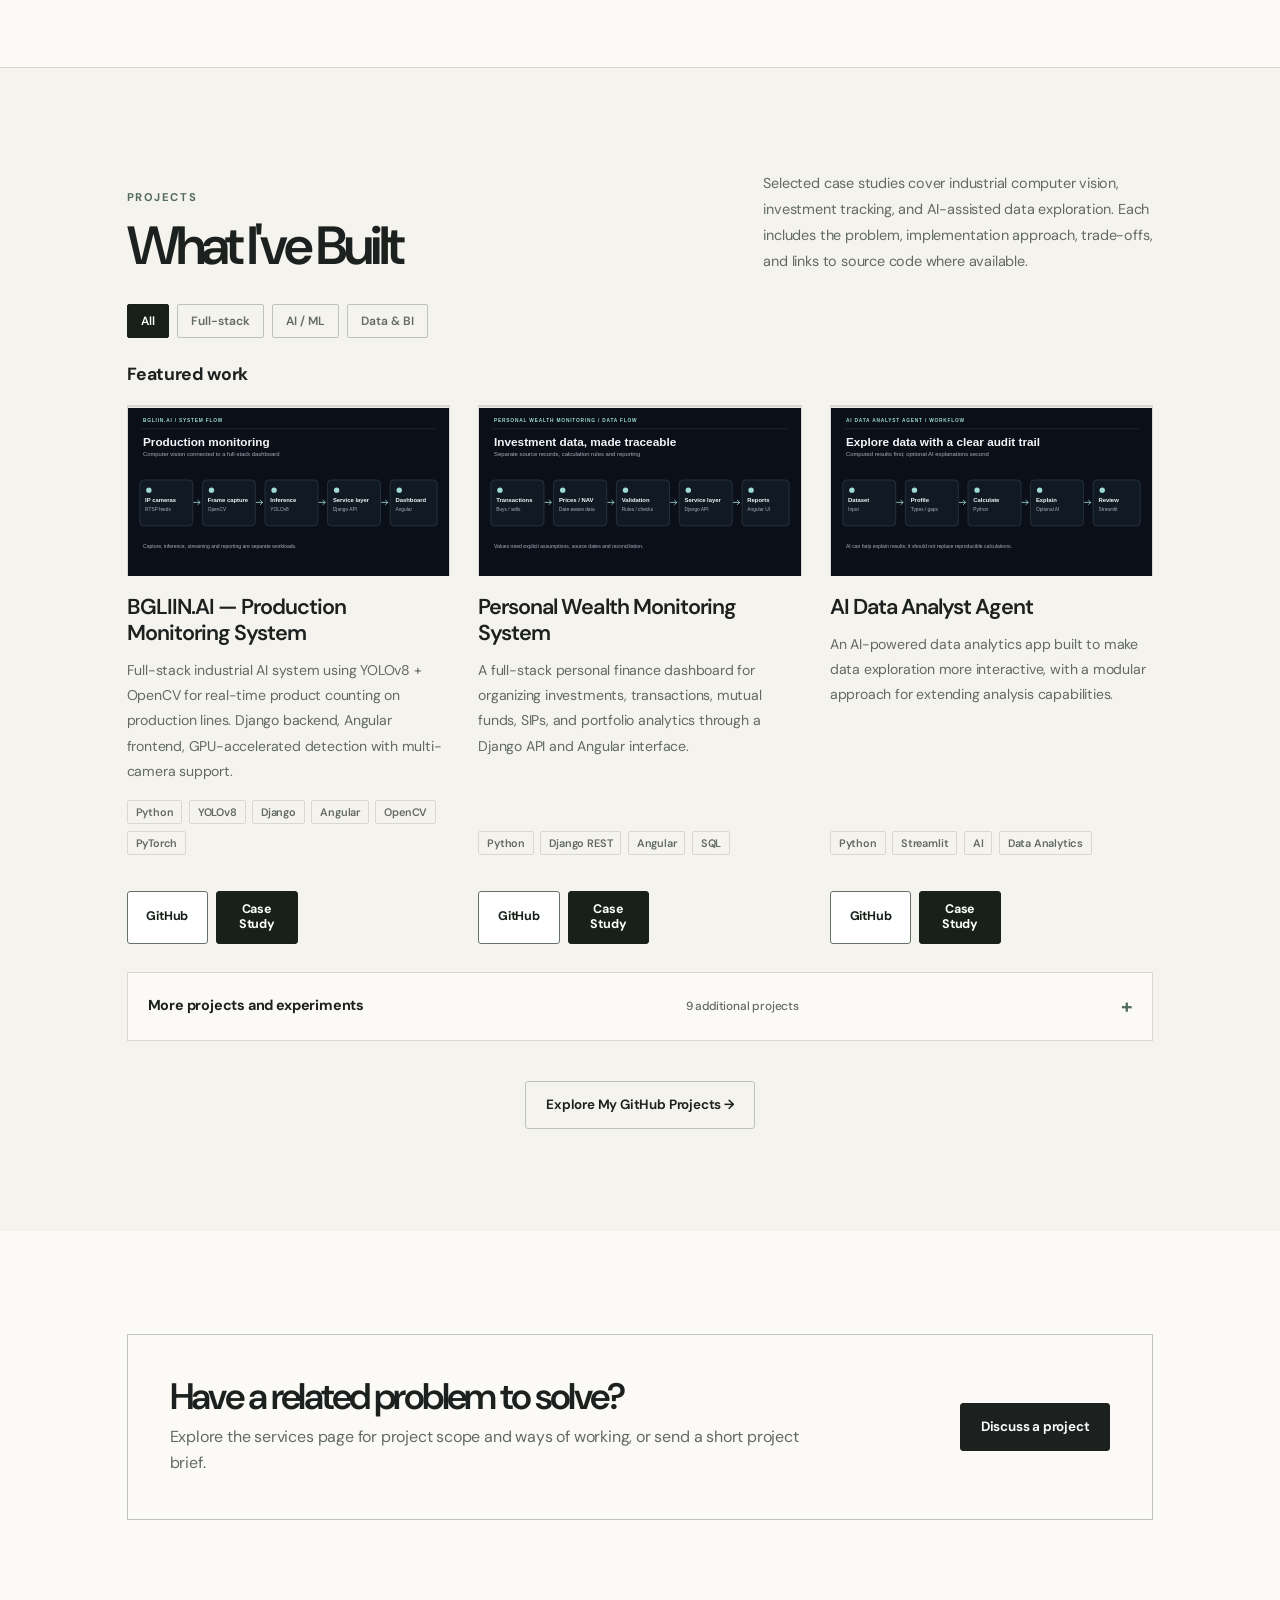
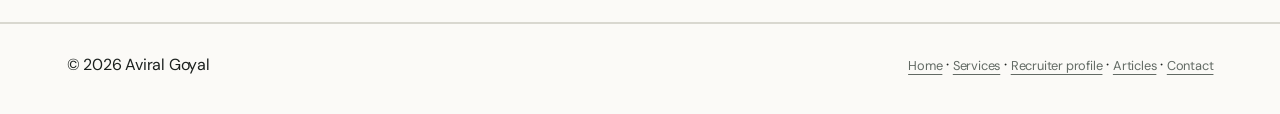
<file: projects/index.html>
<!DOCTYPE html>
<html lang="en">
<head>
<meta charset="UTF-8">
<script>
  window.dataLayer = window.dataLayer || [];
  function gtag(){window.dataLayer.push(arguments);}
  gtag('js', new Date());
</script>
<script async src="https://www.googletagmanager.com/gtm.js?id=GTM-TT9Q7MHF"></script>
<meta name="viewport" content="width=device-width, initial-scale=1">
<title>Projects &amp; Engineering Case Studies | Aviral Goyal</title>
<meta name="description" content="Explore Aviral Goyal's software projects across industrial computer vision, full-stack web applications, financial data workflows, machine learning and Power BI analytics.">
<meta name="author" content="Aviral Goyal">
<meta name="robots" content="index,follow">
<meta name="referrer" content="strict-origin-when-cross-origin">
<meta name="theme-color" content="#f5f3ee">
<link rel="canonical" href="https://aviral-goyal.netlify.app/projects/">
<meta property="og:type" content="website">
<meta property="og:site_name" content="Aviral Goyal">
<meta property="og:title" content="Projects &amp; Engineering Case Studies | Aviral Goyal">
<meta property="og:description" content="Industrial AI, web applications, investment data systems and analytics projects by Aviral Goyal.">
<meta property="og:url" content="https://aviral-goyal.netlify.app/projects/">
<meta property="og:image" content="https://aviral-goyal.netlify.app/og-image.jpg">
<meta property="og:image:width" content="1200">
<meta property="og:image:height" content="630">
<meta property="og:image:alt" content="Aviral Goyal software and AI project portfolio">
<meta name="twitter:card" content="summary_large_image">
<meta name="twitter:title" content="Projects &amp; Engineering Case Studies | Aviral Goyal">
<meta name="twitter:description" content="Explore industrial computer vision, full-stack applications, data products and AI/ML projects by Aviral Goyal.">
<meta name="twitter:image" content="https://aviral-goyal.netlify.app/og-image.jpg">
<link rel="icon" type="image/svg+xml" href="/favicon.svg">
<link rel="preconnect" href="https://fonts.googleapis.com">
<link rel="preconnect" href="https://fonts.gstatic.com" crossorigin>
<link href="https://fonts.googleapis.com/css2?family=DM+Sans:wght@400;500;600;700&amp;family=Instrument+Serif:ital@0;1&amp;display=swap" rel="stylesheet">
<link rel="stylesheet" href="/portfolio-refresh.css">
<link rel="stylesheet" href="/editorial.css">
<link rel="stylesheet" href="/audience-pages.css">
<link rel="stylesheet" href="/project-gallery.css?v=20261119-4">
<script type="application/ld+json">
{
  "@context":"https://schema.org",
  "@type":"CollectionPage",
  "name":"Projects and Engineering Case Studies by Aviral Goyal",
  "url":"https://aviral-goyal.netlify.app/projects/",
  "description":"Software, AI and data analytics project case studies by Aviral Goyal.",
  "about":{"@type":"Person","@id":"https://aviral-goyal.netlify.app/#person","name":"Aviral Goyal","url":"https://aviral-goyal.netlify.app/"},
  "mainEntity":{
    "@type":"ItemList",
    "itemListElement":[
      {"@type":"ListItem","position":1,"url":"https://aviral-goyal.netlify.app/projects/bgliin-ai"},
      {"@type":"ListItem","position":2,"url":"https://aviral-goyal.netlify.app/projects/personal-wealth-monitoring"},
      {"@type":"ListItem","position":3,"url":"https://aviral-goyal.netlify.app/projects/ai-data-analyst-agent"}
    ]
  }
}
</script>
</head>
<body>
<script>try { if (localStorage.getItem('theme') === 'dark') document.body.classList.add('dark'); } catch (e) {}</script>
<a class="skip-link" href="#main-content">Skip to content</a>
<nav class="audience-nav" aria-label="Primary navigation">
  <a class="nav-logo" href="/">AG.</a>
  <div class="audience-nav-links">
    <a href="/">Home</a>
    <a href="/projects/" aria-current="page">Projects</a>
    <a href="/services/">Services</a>
    <a href="/resume/">Recruiter profile</a>
    <a href="/articles/">Articles</a>
  </div>
  <a class="audience-nav-cta" href="/contact/">Contact</a>
</nav>
<main id="main-content" class="audience-page">
  <header class="audience-hero">
    <div class="container">
      <div class="audience-hero-copy">
        <span class="audience-eyebrow">Selected work · Engineering case studies</span>
        <h1>Projects built around real problems.</h1>
        <p>Explore practical work across industrial computer vision, full-stack applications, financial data workflows and AI-assisted analytics. Case studies describe the scope, architecture and engineering decisions behind each project.</p>
        <div class="audience-actions">
          <a class="btn-primary" href="/resume/">View professional profile</a>
          <a class="btn-secondary" href="/services/">Discuss a similar project</a>
        </div>
      </div>
    </div>
  </header>
  <section class="project-gallery-section" id="project-ui-previews" aria-labelledby="project-gallery-title">
    <div class="container">
      <header class="project-gallery-heading">
        <span class="project-gallery-eyebrow">Interface concepts · Synthetic sample data</span>
        <h2 id="project-gallery-title">A closer look at the systems.</h2>
        <p>UI previews for three engineering projects. Open any image for a larger view; the screens use fictional records and illustrative metrics, not live application data.</p>
      </header>

      <div class="project-gallery-grid">
        <figure class="project-gallery-card">
          <button class="project-gallery-open" type="button"
            data-image="/assets/previews/pwms-dashboard.svg"
            data-alt="Dark Portfolio and Ledger Monitor dashboard with sample investment KPIs, asset allocation, twelve-month growth and verified ledger entries"
            data-caption="Personal Wealth Monitoring System — a concept interface for consolidating holdings, dated price/NAV inputs and transaction events. A Django REST layer validates ledger records and reconciliation rules before the Angular dashboard presents portfolio values and reports."
            aria-label="Open enlarged preview: Personal Wealth Monitoring System">
            <span class="project-browser-bar" aria-hidden="true">
              <span class="project-browser-dot"></span><span class="project-browser-dot"></span><span class="project-browser-dot"></span>
              <span class="project-browser-address">portfolio.local / previews / pwms</span>
            </span>
            <span class="project-gallery-media">
            <img class="project-gallery-image" src="/assets/previews/pwms-dashboard.svg" alt="Personal Wealth Monitoring System synthetic dashboard showing invested value, current value, reconciliation, allocation, portfolio growth and a verified sample ledger" width="1600" height="900" loading="lazy" decoding="async">
            </span>
            <span class="project-gallery-zoom-hint">Click to enlarge · 16:9 preview</span>
          </button>
          <figcaption class="project-gallery-caption">
            <p class="project-gallery-kicker">Financial data product</p>
            <h3>Personal Wealth Monitoring System</h3>
            <p>Consolidates holdings, transactions and date-aware market/NAV inputs into a traceable portfolio workflow. The API owns validation and reconciliation; the UI presents the resulting valuations and reports.</p>
          </figcaption>
        </figure>

        <figure class="project-gallery-card">
          <button class="project-gallery-open" type="button"
            data-image="/assets/previews/bgliin-telemetry.svg"
            data-alt="Dark Production Line Telemetry dashboard with four schematic camera feeds, green detection boxes, hourly throughput and system health"
            data-caption="BGLIIN.AI — a concept interface for multi-camera production monitoring. RTSP capture, YOLOv8/OpenCV inference and count aggregation are kept as separate workloads; the dashboard surfaces camera state, throughput and recovery events."
            aria-label="Open enlarged preview: BGLIIN.AI Production Monitor">
            <span class="project-browser-bar" aria-hidden="true">
              <span class="project-browser-dot"></span><span class="project-browser-dot"></span><span class="project-browser-dot"></span>
              <span class="project-browser-address">production.local / telemetry / live</span>
            </span>
            <span class="project-gallery-media">
            <img class="project-gallery-image" src="/assets/previews/bgliin-telemetry.svg" alt="BGLIIN.AI synthetic production monitor with CAM-01 through CAM-04, conveyor wireframes, 28 FPS badges, count labels, throughput chart and frame recovery alert" width="1600" height="900" loading="lazy" decoding="async">
            </span>
            <span class="project-gallery-zoom-hint">Click to enlarge · 16:9 preview</span>
          </button>
          <figcaption class="project-gallery-caption">
            <p class="project-gallery-kicker">Industrial computer vision</p>
            <h3>BGLIIN.AI Multi-Camera Monitor</h3>
            <p>Separates camera capture, YOLOv8/OpenCV inference and count aggregation so one slow stream does not obscure the health of the rest. The monitoring layer brings stream state, throughput and recovery events into one operational view.</p>
          </figcaption>
        </figure>

        <figure class="project-gallery-card">
          <button class="project-gallery-open" type="button"
            data-image="/assets/previews/ai-data-analyst.svg"
            data-alt="Light AI Data Analyst Agent workspace with dataset inspection, deterministic scatter analysis, summary statistics and AI explanation"
            data-caption="AI Data Analyst Agent — a concept interface that distinguishes deterministic Python calculations from the natural-language explanation layer. Dataset profiling and computed statistics remain independently inspectable, while AI summaries are labelled as verified against those calculations."
            aria-label="Open enlarged preview: AI Data Analyst Agent">
            <span class="project-browser-bar" aria-hidden="true">
              <span class="project-browser-dot"></span><span class="project-browser-dot"></span><span class="project-browser-dot"></span>
              <span class="project-browser-address">analytics.local / workspace / sample</span>
            </span>
            <span class="project-gallery-media">
            <img class="project-gallery-image" src="/assets/previews/ai-data-analyst.svg" alt="AI Data Analyst Agent synthetic workspace with sales_sample_2026.csv, quality score, column profiling, trend chart, mean, median and correlation" width="1600" height="900" loading="lazy" decoding="async">
            </span>
            <span class="project-gallery-zoom-hint">Click to enlarge · 16:9 preview</span>
          </button>
          <figcaption class="project-gallery-caption">
            <p class="project-gallery-kicker">AI-assisted analytics</p>
            <h3>AI Data Analyst Agent</h3>
            <p>Splits dataset inspection, deterministic Python analysis and AI-generated explanations into visible layers. The workflow keeps computed metrics independently reviewable rather than treating generated narrative as the source of truth.</p>
          </figcaption>
        </figure>
      </div>

      <p class="project-gallery-note">
        <span class="project-gallery-note-mark" aria-hidden="true">i</span>
        <span><strong>Sample-data notice:</strong> every amount, date, asset identifier, camera count, chart point and dataset value in these previews is fictional. These are UI concepts for portfolio demonstration only; no personal, client, financial-account or production data is displayed.</span>
      </p>
    </div>
  </section>

  <section id="project-catalogue">
  <div class="container">
    <div class="projects-header">
      <div>
        <div class="section-tag">Projects</div>
        <h2 class="section-h2">What I've Built</h2>
      </div>
      <p class="projects-intro">Selected case studies cover industrial computer vision, investment tracking, and AI-assisted data exploration. Each includes the problem, implementation approach, trade-offs, and links to source code where available.</p>
    </div>
    <div class="project-filters" role="group" aria-label="Filter projects">
      <button type="button" class="filter-btn" data-filter="all" aria-pressed="true">All</button>
      <button type="button" class="filter-btn" data-filter="fullstack" aria-pressed="false">Full-stack</button>
      <button type="button" class="filter-btn" data-filter="ai" aria-pressed="false">AI / ML</button>
      <button type="button" class="filter-btn" data-filter="data" aria-pressed="false">Data &amp; BI</button>
    </div>
    <h3 class="projects-subhead" data-for="featured">Featured work</h3>
    <div class="projects-grid" data-group="featured">
      <div class="project-card" data-category="fullstack ai">
        <div class="project-img-wrap">
          <img class="project-preview" src="/assets/project-bgliin-ai.svg" alt="System flow from IP cameras through OpenCV capture, YOLOv8 inference and Django to an Angular dashboard" width="1200" height="630" loading="lazy" decoding="async">
        </div>
        <div class="project-body">
          <div class="project-title">BGLIIN.AI — Production Monitoring System</div>
          <div class="project-desc">Full-stack industrial AI system using YOLOv8 + OpenCV for real-time product counting on production lines. Django backend, Angular frontend, GPU-accelerated detection with multi-camera support.</div>
          <div class="project-tags">
            <span class="project-tag">Python</span>
            <span class="project-tag">YOLOv8</span>
            <span class="project-tag">Django</span>
            <span class="project-tag">Angular</span>
            <span class="project-tag">OpenCV</span>
            <span class="project-tag">PyTorch</span>
          </div>
          <div class="project-links">
            <a href="https://github.com/avviiiral/bgliin.ai" target="_blank" rel="noopener" class="project-btn" aria-label="BGLIIN.AI — Production Monitoring System on GitHub (opens in a new tab)" style="text-align:center;text-decoration:none">GitHub</a>

            <a href="/projects/bgliin-ai" class="project-btn case-study-link" aria-label="BGLIIN.AI — Production Monitoring System case study" style="text-align:center;text-decoration:none">Case Study</a>
          </div>
        </div>
      </div>
      <div class="project-card" data-category="fullstack data">
        <div class="project-img-wrap">
          <img class="project-preview" src="/assets/project-wealth-monitoring.svg" alt="Portfolio workflow connecting transaction data and market prices to validation, a Django API and Angular reports" width="1200" height="630" loading="lazy" decoding="async">
        </div>
        <div class="project-body">
          <div class="project-title">Personal Wealth Monitoring System</div>
          <div class="project-desc">A full-stack personal finance dashboard for organizing investments, transactions, mutual funds, SIPs, and portfolio analytics through a Django API and Angular interface.</div>
          <div class="project-tags">
            <span class="project-tag">Python</span><span class="project-tag">Django REST</span><span class="project-tag">Angular</span><span class="project-tag">SQL</span>
          </div>
          <div class="project-links">
            <a href="https://github.com/avviiiral/Personal_Wealth_Monitoring_System" target="_blank" rel="noopener noreferrer" class="project-btn" aria-label="Personal Wealth Monitoring System on GitHub (opens in a new tab)" style="text-align:center;text-decoration:none">GitHub</a>

            <a href="/projects/personal-wealth-monitoring" class="project-btn case-study-link" aria-label="Personal Wealth Monitoring System case study" style="text-align:center;text-decoration:none">Case Study</a>
          </div>
        </div>
      </div>
      <div class="project-card" data-category="ai data">
        <div class="project-img-wrap">
          <img class="project-preview" src="/assets/project-ai-data-analyst.svg" alt="Data analysis workflow from dataset profiling and Python calculations through optional AI explanation to Streamlit review" width="1200" height="630" loading="lazy" decoding="async">
        </div>
        <div class="project-body">
          <div class="project-title">AI Data Analyst Agent</div>
          <div class="project-desc">An AI-powered data analytics app built to make data exploration more interactive, with a modular approach for extending analysis capabilities.</div>
          <div class="project-tags">
            <span class="project-tag">Python</span><span class="project-tag">Streamlit</span><span class="project-tag">AI</span><span class="project-tag">Data Analytics</span>
          </div>
          <div class="project-links">
            <a href="https://github.com/avviiiral/AI-Data-Analyst-Agent_v1" target="_blank" rel="noopener noreferrer" class="project-btn" aria-label="AI Data Analyst Agent on GitHub (opens in a new tab)" style="text-align:center;text-decoration:none">GitHub</a>

            <a href="/projects/ai-data-analyst-agent" class="project-btn case-study-link" aria-label="AI Data Analyst Agent case study" style="text-align:center;text-decoration:none">Case Study</a>
          </div>
        </div>
      </div>
    </div>
    <details class="project-more-details">
      <summary>More projects and experiments <span>9 additional projects</span></summary>
          <h3 class="projects-subhead" data-for="more">More projects &amp; experiments</h3>
          <p class="projects-subnote" data-for="more">Smaller apps, analyses and notebook-based ML experiments.</p>
          <div class="projects-grid" data-group="more">
            <div class="project-card" data-category="ai">
              <div class="project-img-wrap">
                <div class="project-img cyan-bg" aria-hidden="true">AI SYSTEMS</div>
              </div>
              <div class="project-body">
                <div class="project-title">Gemini Chatbot</div>
                <div class="project-desc">AI chatbot built with Streamlit and the Google Gemini API. Features a clean chat UI, per-session conversation history, and easy local deployment.</div>
                <div class="project-tags">
                  <span class="project-tag">Python</span>
                  <span class="project-tag">Streamlit</span>
                  <span class="project-tag">Gemini API</span>
                  <span class="project-tag">LLM</span>
                </div>
                <div class="project-links">
                  <a href="https://github.com/avviiiral/Gemini-Chatbot" target="_blank" rel="noopener" class="project-btn" aria-label="Gemini Chatbot on GitHub (opens in a new tab)" style="text-align:center;text-decoration:none">GitHub</a>
                </div>
              </div>
            </div>
            <div class="project-card" data-category="data">
              <div class="project-img-wrap">
                <div class="project-img purple-bg" aria-hidden="true">USER WORKFLOWS</div>
              </div>
              <div class="project-body">
                <div class="project-title">HR Analysis Dashboard</div>
                <div class="project-desc">Human resources analytics project exploring workforce data — attrition patterns, department performance, and employee insights through data visualization.</div>
                <div class="project-tags">
                  <span class="project-tag">Power BI</span>
                  <span class="project-tag">Data Analysis</span>
                  <span class="project-tag">Visualization</span>
                </div>
                <div class="project-links">
                  <a href="https://github.com/avviiiral/HR_Analisis" target="_blank" rel="noopener" class="project-btn" aria-label="HR Analysis Dashboard on GitHub (opens in a new tab)" style="text-align:center;text-decoration:none">GitHub</a>
                </div>
              </div>
            </div>
            <div class="project-card" data-category="ai">
              <div class="project-img-wrap">
                <div class="project-img green-bg" aria-hidden="true">SECURE DATA</div>
              </div>
              <div class="project-body">
                <div class="project-title">Logistic Regression Classification</div>
                <div class="project-desc">ML classification model using logistic regression — covers data preprocessing, model training, evaluation metrics, and prediction pipeline in a Jupyter notebook.</div>
                <div class="project-tags">
                  <span class="project-tag">Python</span>
                  <span class="project-tag">Scikit-learn</span>
                  <span class="project-tag">Jupyter</span>
                  <span class="project-tag">ML</span>
                </div>
                <div class="project-links">
                  <a href="https://github.com/avviiiral/Logistic-Regression-Classification" target="_blank" rel="noopener" class="project-btn" aria-label="Logistic Regression Classification on GitHub (opens in a new tab)" style="text-align:center;text-decoration:none">GitHub</a>
                </div>
              </div>
            </div>
            <div class="project-card" data-category="ai">
              <div class="project-img-wrap">
                <div class="project-img amber-bg" aria-hidden="true">FINANCIAL DATA</div>
              </div>
              <div class="project-body">
                <div class="project-title">Bank Note Authentication — Random Forest</div>
                <div class="project-desc">Binary classification model that detects counterfeit bank notes using a Random Forest on wavelet-transformed image features, evaluated with accuracy score, confusion matrix and classification report.</div>
                <div class="project-tags">
                  <span class="project-tag">Python</span>
                  <span class="project-tag">Random Forest</span>
                  <span class="project-tag">Scikit-learn</span>
                  <span class="project-tag">Jupyter</span>
                </div>
                <div class="project-links">
                  <a href="https://github.com/avviiiral/Bank-Note-Authentication-using-Random-Forest" target="_blank" rel="noopener" class="project-btn" aria-label="Bank Note Authentication — Random Forest on GitHub (opens in a new tab)" style="text-align:center;text-decoration:none">GitHub</a>
                </div>
              </div>
            </div>
            <div class="project-card" data-category="ai">
              <div class="project-img-wrap">
                <div class="project-img blue-bg" aria-hidden="true">MARKET DATA</div>
              </div>
              <div class="project-body">
                <div class="project-title">ML Stock Forecasting</div>
                <div class="project-desc">Stock price prediction using machine learning models — time-series feature engineering, trend analysis, and forecasting with visualization of predicted vs actual prices.</div>
                <div class="project-tags">
                  <span class="project-tag">Python</span>
                  <span class="project-tag">ML</span>
                  <span class="project-tag">Time Series</span>
                  <span class="project-tag">Jupyter</span>
                </div>
                <div class="project-links">
                  <a href="https://github.com/avviiiral/Machine-Learning-Stock-Forecasting" target="_blank" rel="noopener" class="project-btn" aria-label="ML Stock Forecasting on GitHub (opens in a new tab)" style="text-align:center;text-decoration:none">GitHub</a>
                </div>
              </div>
            </div>
            <div class="project-card" data-category="ai">
              <div class="project-img-wrap"><div class="project-img cyan-bg" aria-hidden="true">COMPUTER VISION</div></div>
              <div class="project-body">
                <div class="project-title">VisionCount Multi-Model — YOLOv8 Camera Counting</div>
                <div class="project-desc">Python and YOLOv8 application for multi-camera object counting, with a dedicated model per camera, RTSP stream handling, Streamlit dashboards and CSV count logging.</div>
                <div class="project-tags"><span class="project-tag">Python</span><span class="project-tag">YOLOv8</span><span class="project-tag">OpenCV</span><span class="project-tag">Streamlit</span></div>
                <div class="project-links"><a href="https://github.com/avviiiral/visioncount-multi-model" target="_blank" rel="noopener" class="project-btn" aria-label="VisionCount Multi-Model — YOLOv8 Camera Counting on GitHub (opens in a new tab)" style="text-align:center;text-decoration:none">GitHub</a></div>
              </div>
            </div>
            <div class="project-card" data-category="data">
              <div class="project-img-wrap"><div class="project-img amber-bg" aria-hidden="true">POWER BI</div></div>
              <div class="project-body">
                <div class="project-title">TCS Stock Market Analysis — Power BI</div>
                <div class="project-desc">Power BI dashboard analysing TCS historical stock data from 2020 to 2026, with trend, volatility and yearly-growth views, DAX measures and a Pandas script that combines the source CSV exports.</div>
                <div class="project-tags"><span class="project-tag">Power BI</span><span class="project-tag">DAX</span><span class="project-tag">Pandas</span><span class="project-tag">Data Visualization</span></div>
                <div class="project-links"><a href="https://github.com/avviiiral/TCS-Stock-Market-Analysis-PowerBI" target="_blank" rel="noopener" class="project-btn" aria-label="TCS Stock Market Analysis — Power BI on GitHub (opens in a new tab)" style="text-align:center;text-decoration:none">GitHub</a></div>
              </div>
            </div>
            <div class="project-card" data-category="ai data">
              <div class="project-img-wrap"><div class="project-img purple-bg" aria-hidden="true">AI ANALYTICS</div></div>
              <div class="project-body">
                <div class="project-title">InsightForge AI — Data Analyst Agent</div>
                <div class="project-desc">Agent-based analytics platform that profiles uploaded datasets, scores data quality, runs correlation and anomaly analysis, and generates charts, forecasts and report exports.</div>
                <div class="project-tags"><span class="project-tag">Python</span><span class="project-tag">AI Agents</span><span class="project-tag">Analytics</span><span class="project-tag">Reporting</span></div>
                <div class="project-links"><a href="https://github.com/avviiiral/InsightForge_AI" target="_blank" rel="noopener" class="project-btn" aria-label="InsightForge AI — Data Analyst Agent on GitHub (opens in a new tab)" style="text-align:center;text-decoration:none">GitHub</a></div>
              </div>
            </div>
            <div class="project-card" data-category="ai">
              <div class="project-img-wrap"><div class="project-img green-bg" aria-hidden="true">SOFTWARE</div></div>
              <div class="project-body">
                <div class="project-title">Plant Disease Prediction with CNN</div>
                <div class="project-desc">Deep-learning image-classification project using a convolutional neural network, TensorFlow/Keras and the PlantVillage leaf-image dataset to explore plant-disease classification.</div>
                <div class="project-tags"><span class="project-tag">Python</span><span class="project-tag">TensorFlow</span><span class="project-tag">Keras</span><span class="project-tag">CNN</span></div>
                <div class="project-links"><a href="https://github.com/avviiiral/Plant-Disease-Prediction-with-CNN" target="_blank" rel="noopener" class="project-btn" aria-label="Plant Disease Prediction with CNN on GitHub (opens in a new tab)" style="text-align:center;text-decoration:none">GitHub</a></div>
              </div>
            </div>
          </div>
    </details>
    <div style="text-align:center;margin-top:2.5rem">
      <a href="https://github.com/avviiiral" target="_blank" rel="noopener" class="btn-secondary" style="display:inline-block">
        Explore My GitHub Projects →
      </a>
    </div>
  </div>
</section>
  <section class="audience-section alt">
    <div class="container">
      <div class="audience-cta">
        <div><h2>Have a related problem to solve?</h2><p>Explore the services page for project scope and ways of working, or send a short project brief.</p></div>
        <a class="btn-primary" href="/contact/">Discuss a project</a>
      </div>
    </div>
  </section>
</main>
<dialog class="project-preview-dialog" id="project-preview-dialog" aria-labelledby="project-preview-dialog-title">
  <div class="project-preview-dialog-inner">
    <div class="project-preview-dialog-head">
      <p class="project-preview-dialog-title" id="project-preview-dialog-title">Project UI preview</p>
      <button class="project-preview-close" id="project-preview-close" type="button" aria-label="Close enlarged preview">×</button>
    </div>
    <img class="project-preview-dialog-image" id="project-preview-dialog-image" alt="">
    <p class="project-preview-dialog-caption" id="project-preview-dialog-caption"></p>
    <div class="project-preview-dialog-nav">
      <button class="project-preview-nav" id="project-preview-prev" type="button" aria-label="Previous preview">‹ Prev</button>
      <span class="project-preview-count" id="project-preview-count" aria-live="polite"></span>
      <button class="project-preview-nav" id="project-preview-next" type="button" aria-label="Next preview">Next ›</button>
    </div>
  </div>
</dialog>
<footer class="audience-footer">
  <div class="audience-footer-inner">
    <span>© 2026 Aviral Goyal</span>
    <span><a href="/">Home</a> · <a href="/services/">Services</a> · <a href="/resume/">Recruiter profile</a> · <a href="/articles/">Articles</a> · <a href="/contact/">Contact</a></span>
  </div>
</footer>
<a class="to-top" href="#main-content" aria-label="Back to top"><svg viewBox="0 0 24 24" width="18" height="18" fill="none" stroke="currentColor" stroke-width="2" stroke-linecap="round" stroke-linejoin="round"><path d="M12 19V5"/><path d="m5 12 7-7 7 7"/></svg></a>
<button class="mode-toggle" id="modeToggle" type="button" aria-label="Switch to dark theme" aria-pressed="false">DARK</button>
<script>
const themeToggle = document.getElementById("modeToggle");
function syncThemeToggle() {
  const isDark = document.body.classList.contains("dark");
  themeToggle.textContent = isDark ? "LIGHT" : "DARK";
  themeToggle.setAttribute("aria-label", isDark ? "Switch to light theme" : "Switch to dark theme");
  themeToggle.setAttribute("aria-pressed", String(isDark));
  const themeColorMeta = document.querySelector('meta[name="theme-color"]');
  if (themeColorMeta) themeColorMeta.setAttribute("content", isDark ? "#121714" : "#f5f3ee");
}
themeToggle.addEventListener("click", () => {
  document.body.classList.toggle("dark");
  try { localStorage.setItem("theme", document.body.classList.contains("dark") ? "dark" : "light"); } catch (e) {}
  syncThemeToggle();
});
syncThemeToggle();

const previewDialog = document.getElementById("project-preview-dialog");
const previewImage = document.getElementById("project-preview-dialog-image");
const previewTitle = document.getElementById("project-preview-dialog-title");
const previewCaption = document.getElementById("project-preview-dialog-caption");
const previewClose = document.getElementById("project-preview-close");
const previewPrev = document.getElementById("project-preview-prev");
const previewNext = document.getElementById("project-preview-next");
const previewCount = document.getElementById("project-preview-count");
const galleryTriggers = Array.from(document.querySelectorAll(".project-gallery-open"));
let previewIndex = 0;

function renderPreview(index) {
  const trigger = galleryTriggers[index];
  if (!trigger) return;
  previewIndex = index;
  previewImage.src = trigger.dataset.image;
  previewImage.alt = trigger.dataset.alt || "";
  previewTitle.textContent = trigger.getAttribute("aria-label").replace("Open enlarged preview: ", "");
  previewCaption.textContent = trigger.dataset.caption || "";
  if (previewCount) previewCount.textContent = (index + 1) + " / " + galleryTriggers.length;
}
function stepPreview(delta) {
  if (!galleryTriggers.length) return;
  renderPreview((previewIndex + delta + galleryTriggers.length) % galleryTriggers.length);
}

galleryTriggers.forEach((trigger, index) => {
  trigger.addEventListener("click", () => {
    renderPreview(index);
    if (typeof previewDialog.showModal === "function") {
      previewDialog.showModal();
      previewClose.focus();
    }
  });
});

if (previewPrev) previewPrev.addEventListener("click", () => stepPreview(-1));
if (previewNext) previewNext.addEventListener("click", () => stepPreview(1));
previewDialog.addEventListener("keydown", event => {
  if (event.key === "ArrowLeft") { event.preventDefault(); stepPreview(-1); }
  else if (event.key === "ArrowRight") { event.preventDefault(); stepPreview(1); }
});

previewClose.addEventListener("click", () => previewDialog.close());
previewDialog.addEventListener("click", event => {
  if (event.target === previewDialog) previewDialog.close();
});
previewDialog.addEventListener("close", () => {
  previewImage.removeAttribute("src");
});

const filterButtons = document.querySelectorAll(".filter-btn");
const cards = document.querySelectorAll(".project-card[data-category]");
filterButtons.forEach(button => button.addEventListener("click", () => {
  const filter = button.dataset.filter;
  filterButtons.forEach(item => item.setAttribute("aria-pressed", String(item === button)));
  cards.forEach(card => {
    card.hidden = !(filter === "all" || card.dataset.category.split(" ").includes(filter));
  });
  const moreDetails = document.querySelector(".project-more-details");
  if (moreDetails && filter !== "all") {
    moreDetails.open = Array.from(moreDetails.querySelectorAll(".project-card")).some(card => !card.hidden);
  }
  document.querySelectorAll(".projects-grid[data-group]").forEach(grid => {
    const group = grid.dataset.group;
    const visible = !!grid.querySelector(".project-card:not([hidden])");
    grid.hidden = !visible;
    document.querySelectorAll('[data-for="' + group + '"]').forEach(label => { label.hidden = !visible; });
  });
}));
</script>
</body>
</html>
</file>
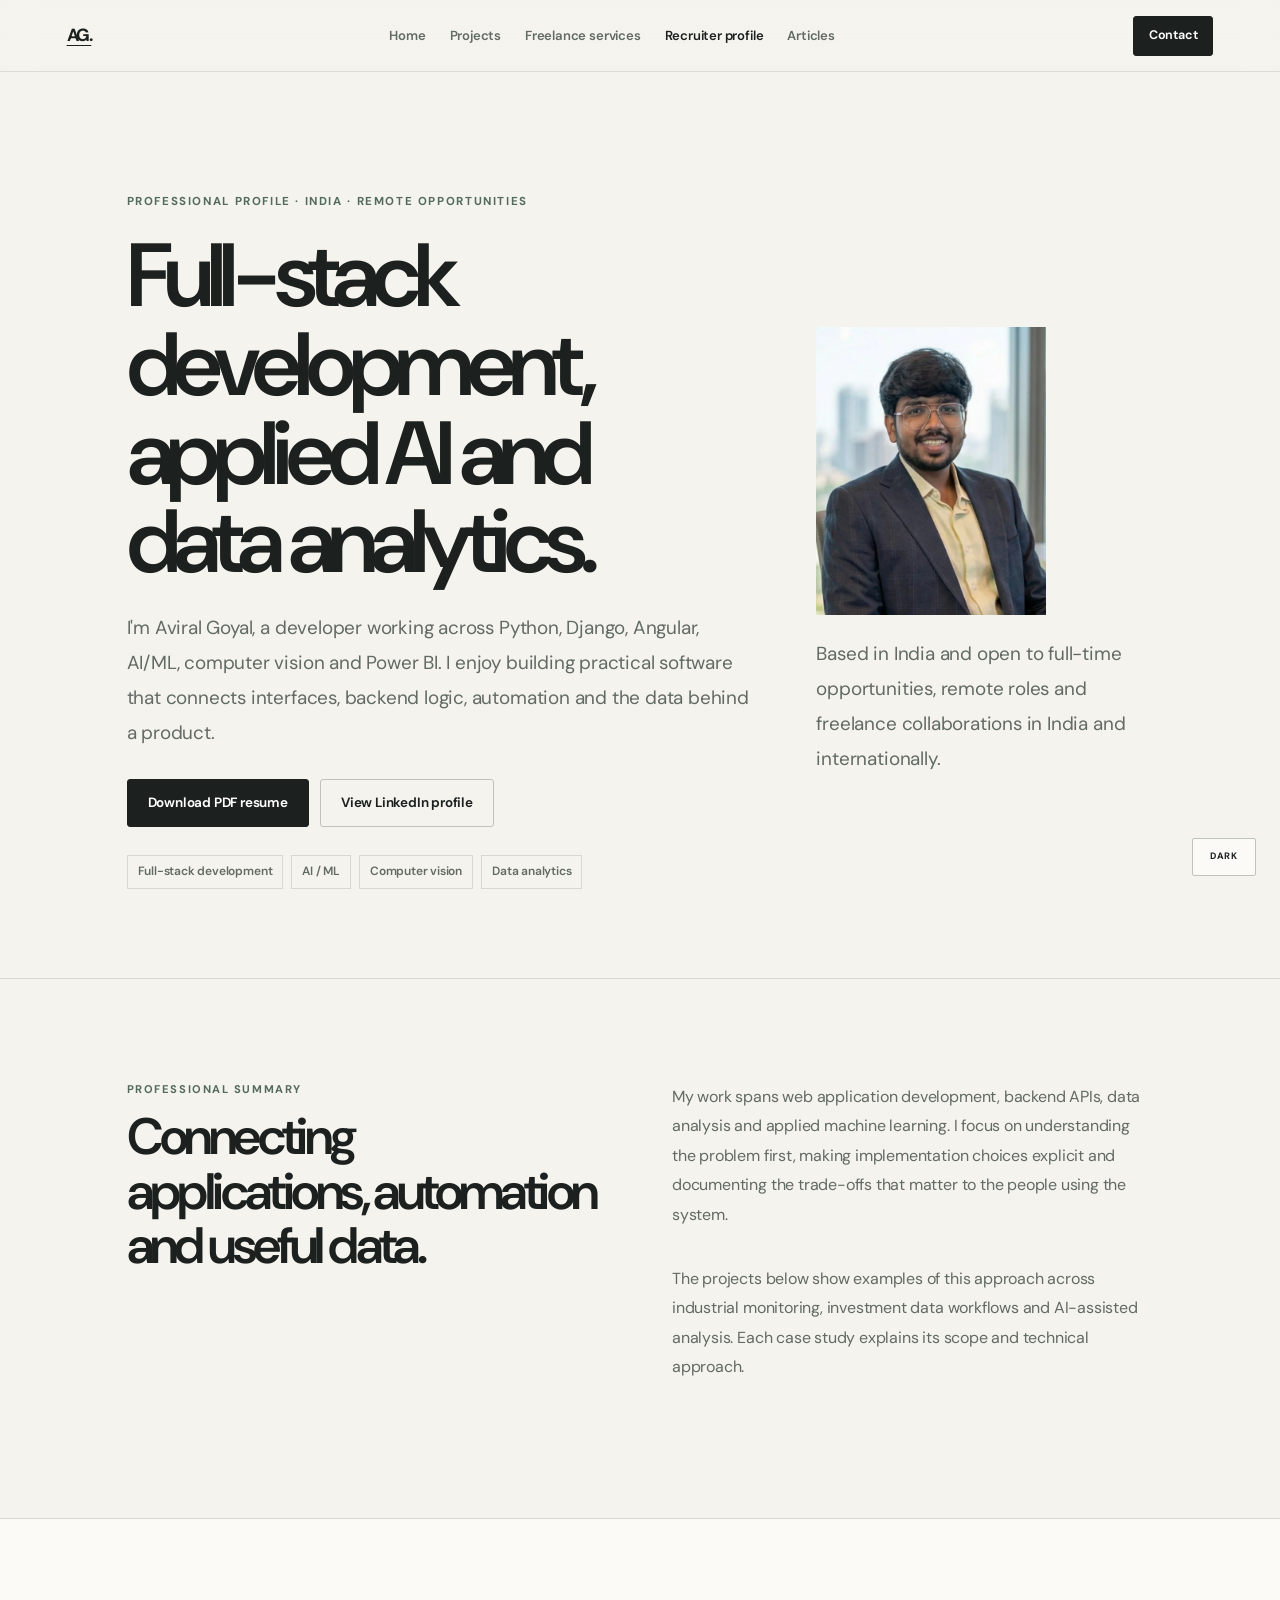
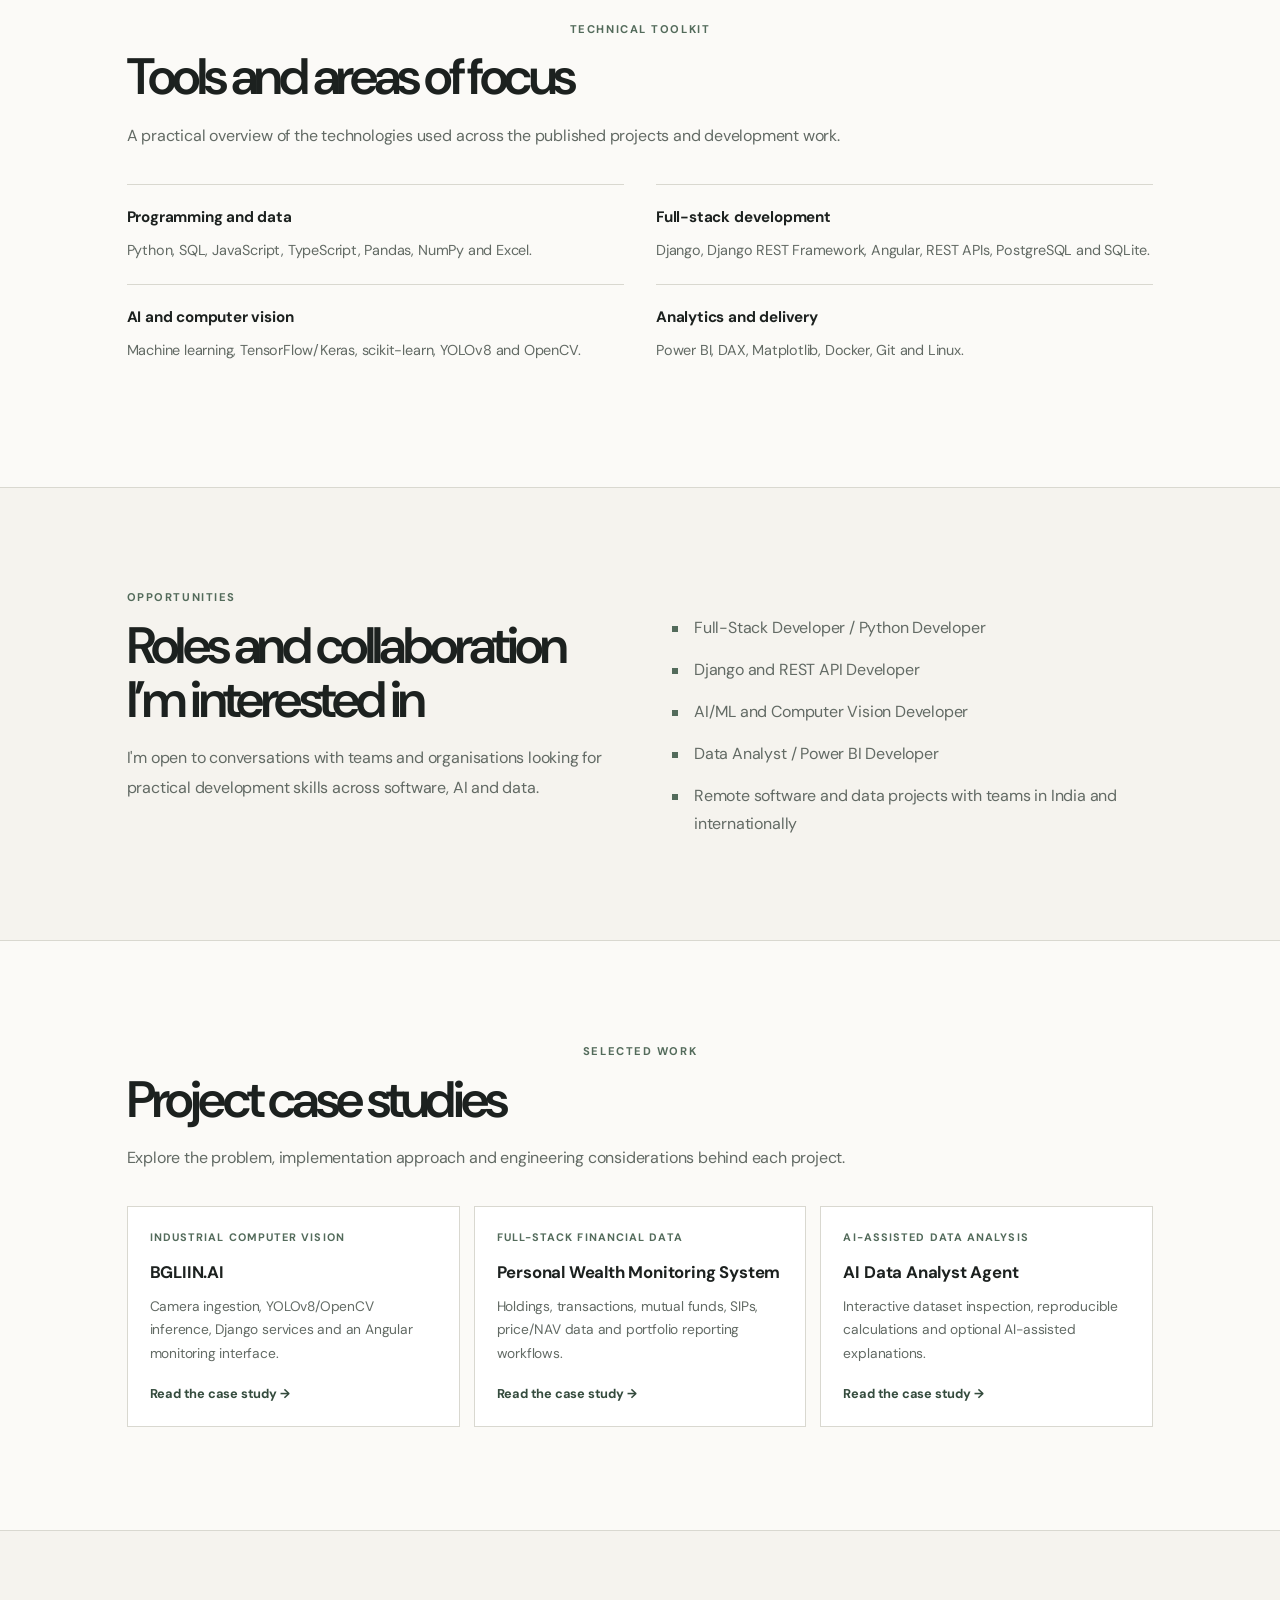
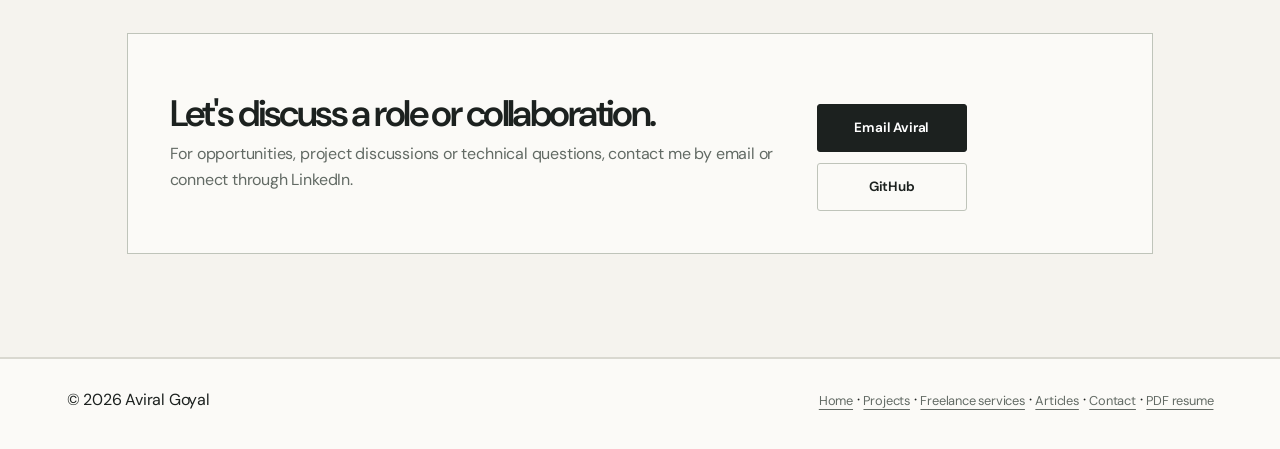
<file: resume/index.html>
<!DOCTYPE html>
<html lang="en">
<head>
<meta charset="UTF-8">
<script>
  window.dataLayer = window.dataLayer || [];
  function gtag(){window.dataLayer.push(arguments);}
  gtag('js', new Date());
</script>
<script async src="https://www.googletagmanager.com/gtm.js?id=GTM-TT9Q7MHF"></script>
<meta name="viewport" content="width=device-width, initial-scale=1">
<title>Aviral Goyal | Developer Profile &amp; Resume</title>
<meta name="description" content="Developer profile for Aviral Goyal: Python, Django, Angular, AI/ML, computer vision and Power BI projects. Open to full-time roles and remote opportunities.">
<meta name="author" content="Aviral Goyal">
<meta name="robots" content="index,follow">
<meta name="referrer" content="strict-origin-when-cross-origin">
<meta name="theme-color" content="#f5f3ee">
<link rel="canonical" href="https://aviral-goyal.netlify.app/resume/">
<meta property="og:type" content="profile">
<meta property="og:site_name" content="Aviral Goyal">
<meta property="og:title" content="Aviral Goyal | Developer Profile &amp; Resume">
<meta property="og:description" content="Full-stack development, applied AI/ML, computer vision and data analytics. Based in India and open to full-time roles and remote collaboration.">
<meta property="og:url" content="https://aviral-goyal.netlify.app/resume/">
<meta property="og:image" content="https://aviral-goyal.netlify.app/og-image.jpg">
<meta property="og:image:width" content="1200">
<meta property="og:image:height" content="630">
<meta property="og:image:alt" content="Aviral Goyal — full-stack, AI/ML and data analytics developer">
<meta name="twitter:card" content="summary_large_image">
<meta name="twitter:title" content="Aviral Goyal | Developer Profile &amp; Resume">
<meta name="twitter:description" content="Explore project work and technical skills across Python, Django, Angular, AI/ML, computer vision and Power BI.">
<meta name="twitter:image" content="https://aviral-goyal.netlify.app/og-image.jpg">
<link rel="icon" type="image/svg+xml" href="/favicon.svg">
<link rel="preconnect" href="https://fonts.googleapis.com">
<link rel="preconnect" href="https://fonts.gstatic.com" crossorigin>
<link href="https://fonts.googleapis.com/css2?family=DM+Sans:wght@400;500;600;700&amp;family=Instrument+Serif:ital@0;1&amp;display=swap" rel="stylesheet">
<link rel="stylesheet" href="/portfolio-refresh.css">
<link rel="stylesheet" href="/editorial.css">
<link rel="stylesheet" href="/audience-pages.css?v=20261119-5">
<script type="application/ld+json">
{
  "@context":"https://schema.org",
  "@type":"ProfilePage",
  "name":"Aviral Goyal — Developer Profile",
  "url":"https://aviral-goyal.netlify.app/resume/",
  "description":"Professional profile of Aviral Goyal, a developer working across full-stack web applications, AI/ML, computer vision and data analytics.",
  "mainEntity":{
    "@type":"Person",
    "@id":"https://aviral-goyal.netlify.app/#person",
    "name":"Aviral Goyal",
    "url":"https://aviral-goyal.netlify.app/",
    "image":"https://aviral-goyal.netlify.app/profile.webp",
    "jobTitle":"Full-stack Developer, AI/ML and Data Analytics Developer",
    "description":"Developer based in India, open to full-time opportunities and freelance collaborations in India and remote international markets.",
    "sameAs":["https://github.com/avviiiral","https://www.linkedin.com/in/avviiiral"],
    "knowsAbout":["Python","Django","Django REST Framework","Angular","TypeScript","SQL","PostgreSQL","Power BI","DAX","Data Analytics","Machine Learning","Computer Vision","YOLOv8","OpenCV","Docker","Linux"]
  }
}
</script>
</head>
<body>
<script>
try { if (localStorage.getItem('theme') === 'dark') document.body.classList.add('dark'); } catch (e) {}
</script>
<a class="skip-link" href="#main-content">Skip to content</a>
<nav class="audience-nav" aria-label="Primary navigation">
  <a class="nav-logo" href="/">AG.</a>
  <div class="audience-nav-links">
    <a href="/">Home</a>
    <a href="/projects/">Projects</a>
    <a href="/services/">Freelance services</a>
    <a href="/resume/" aria-current="page">Recruiter profile</a>
    <a href="/articles/">Articles</a>
  </div>
  <a class="audience-nav-cta" href="mailto:aviralgoyal739@gmail.com?subject=Professional%20opportunity">Contact</a>
</nav>
<main id="main-content" class="audience-page">
  <header class="audience-hero">
    <div class="container">
      <div class="audience-hero-grid">
        <div class="audience-hero-copy">
          <span class="audience-eyebrow">Professional profile · India · Remote opportunities</span>
          <h1>Full-stack development, applied AI and data analytics.</h1>
          <p>I'm Aviral Goyal, a developer working across Python, Django, Angular, AI/ML, computer vision and Power BI. I enjoy building practical software that connects interfaces, backend logic, automation and the data behind a product.</p>
          <div class="audience-actions">
            <a class="btn-primary" href="/Aviral_Goyal_Resume.pdf" download>Download PDF resume</a>
            <a class="btn-secondary" href="https://www.linkedin.com/in/avviiiral" target="_blank" rel="noopener noreferrer">View LinkedIn profile</a>
          </div>
          <div class="audience-tags" aria-label="Professional focus">
            <span>Full-stack development</span><span>AI / ML</span><span>Computer vision</span><span>Data analytics</span>
          </div>
        </div>
        <div class="audience-profile">
          <img src="/profile.webp" alt="Portrait of Aviral Goyal" width="380" height="475" fetchpriority="high" decoding="async">
          <p>Based in India and open to full-time opportunities, remote roles and freelance collaborations in India and internationally.</p>
        </div>
      </div>
    </div>
  </header>

  <section class="audience-section" aria-labelledby="summary-heading">
    <div class="container audience-split">
      <div>
        <div class="section-tag">Professional summary</div>
        <h2 id="summary-heading">Connecting applications, automation and useful data.</h2>
      </div>
      <div>
        <p class="section-intro">My work spans web application development, backend APIs, data analysis and applied machine learning. I focus on understanding the problem first, making implementation choices explicit and documenting the trade-offs that matter to the people using the system.</p>
        <p class="section-intro">The projects below show examples of this approach across industrial monitoring, investment data workflows and AI-assisted analysis. Each case study explains its scope and technical approach.</p>
      </div>
    </div>
  </section>

  <section class="audience-section alt" aria-labelledby="skills-heading">
    <div class="container">
      <div class="section-tag">Technical toolkit</div>
      <h2 id="skills-heading">Tools and areas of focus</h2>
      <p class="section-intro">A practical overview of the technologies used across the published projects and development work.</p>
      <div class="audience-skill-groups">
        <div class="audience-skill-group"><h3>Programming and data</h3><p>Python, SQL, JavaScript, TypeScript, Pandas, NumPy and Excel.</p></div>
        <div class="audience-skill-group"><h3>Full-stack development</h3><p>Django, Django REST Framework, Angular, REST APIs, PostgreSQL and SQLite.</p></div>
        <div class="audience-skill-group"><h3>AI and computer vision</h3><p>Machine learning, TensorFlow/Keras, scikit-learn, YOLOv8 and OpenCV.</p></div>
        <div class="audience-skill-group"><h3>Analytics and delivery</h3><p>Power BI, DAX, Matplotlib, Docker, Git and Linux.</p></div>
      </div>
    </div>
  </section>

  <section class="audience-section" aria-labelledby="roles-heading">
    <div class="container audience-split">
      <div>
        <div class="section-tag">Opportunities</div>
        <h2 id="roles-heading">Roles and collaboration I’m interested in</h2>
        <p class="section-intro">I'm open to conversations with teams and organisations looking for practical development skills across software, AI and data.</p>
      </div>
      <ul class="audience-list">
        <li>Full-Stack Developer / Python Developer</li>
        <li>Django and REST API Developer</li>
        <li>AI/ML and Computer Vision Developer</li>
        <li>Data Analyst / Power BI Developer</li>
        <li>Remote software and data projects with teams in India and internationally</li>
      </ul>
    </div>
  </section>

  <section class="audience-section alt" aria-labelledby="work-heading">
    <div class="container">
      <div class="section-tag">Selected work</div>
      <h2 id="work-heading">Project case studies</h2>
      <p class="section-intro">Explore the problem, implementation approach and engineering considerations behind each project.</p>
      <div class="audience-projects">
        <a class="audience-project" href="/projects/bgliin-ai">
          <span>Industrial computer vision</span>
          <h3>BGLIIN.AI</h3>
          <p>Camera ingestion, YOLOv8/OpenCV inference, Django services and an Angular monitoring interface.</p>
          <strong>Read the case study →</strong>
        </a>
        <a class="audience-project" href="/projects/personal-wealth-monitoring">
          <span>Full-stack financial data</span>
          <h3>Personal Wealth Monitoring System</h3>
          <p>Holdings, transactions, mutual funds, SIPs, price/NAV data and portfolio reporting workflows.</p>
          <strong>Read the case study →</strong>
        </a>
        <a class="audience-project" href="/projects/ai-data-analyst-agent">
          <span>AI-assisted data analysis</span>
          <h3>AI Data Analyst Agent</h3>
          <p>Interactive dataset inspection, reproducible calculations and optional AI-assisted explanations.</p>
          <strong>Read the case study →</strong>
        </a>
      </div>
    </div>
  </section>

  <section class="audience-section" aria-label="Recruiter contact">
    <div class="container">
      <div class="audience-cta">
        <div><h2>Let's discuss a role or collaboration.</h2><p>For opportunities, project discussions or technical questions, contact me by email or connect through LinkedIn.</p></div>
        <div class="audience-actions">
          <a class="btn-primary" href="mailto:aviralgoyal739@gmail.com?subject=Professional%20opportunity">Email Aviral</a>
          <a class="btn-secondary" href="https://github.com/avviiiral" target="_blank" rel="noopener noreferrer">GitHub</a>
        </div>
      </div>
    </div>
  </section>
</main>
<footer class="audience-footer">
  <div class="audience-footer-inner">
    <span>© 2026 Aviral Goyal</span>
    <span><a href="/">Home</a> · <a href="/projects/">Projects</a> · <a href="/services/">Freelance services</a> · <a href="/articles/">Articles</a> · <a href="/contact/">Contact</a> · <a href="/Aviral_Goyal_Resume.pdf" download>PDF resume</a></span>
  </div>
</footer>
<a class="to-top" href="#main-content" aria-label="Back to top"><svg viewBox="0 0 24 24" width="18" height="18" fill="none" stroke="currentColor" stroke-width="2" stroke-linecap="round" stroke-linejoin="round"><path d="M12 19V5"/><path d="m5 12 7-7 7 7"/></svg></a>
<button class="mode-toggle" id="modeToggle" type="button" aria-label="Switch to dark theme" aria-pressed="false">DARK</button>
<script>
const themeToggle = document.getElementById("modeToggle");
function syncThemeToggle() {
  const isDark = document.body.classList.contains("dark");
  themeToggle.textContent = isDark ? "LIGHT" : "DARK";
  themeToggle.setAttribute("aria-label", isDark ? "Switch to light theme" : "Switch to dark theme");
  themeToggle.setAttribute("aria-pressed", String(isDark));
  const themeColorMeta = document.querySelector('meta[name="theme-color"]');
  if (themeColorMeta) themeColorMeta.setAttribute("content", isDark ? "#121714" : "#f5f3ee");
}
themeToggle.addEventListener("click", () => {
  document.body.classList.toggle("dark");
  try { localStorage.setItem("theme", document.body.classList.contains("dark") ? "dark" : "light"); } catch (e) {}
  syncThemeToggle();
});
syncThemeToggle();
</script>
</body>
</html>
</file>
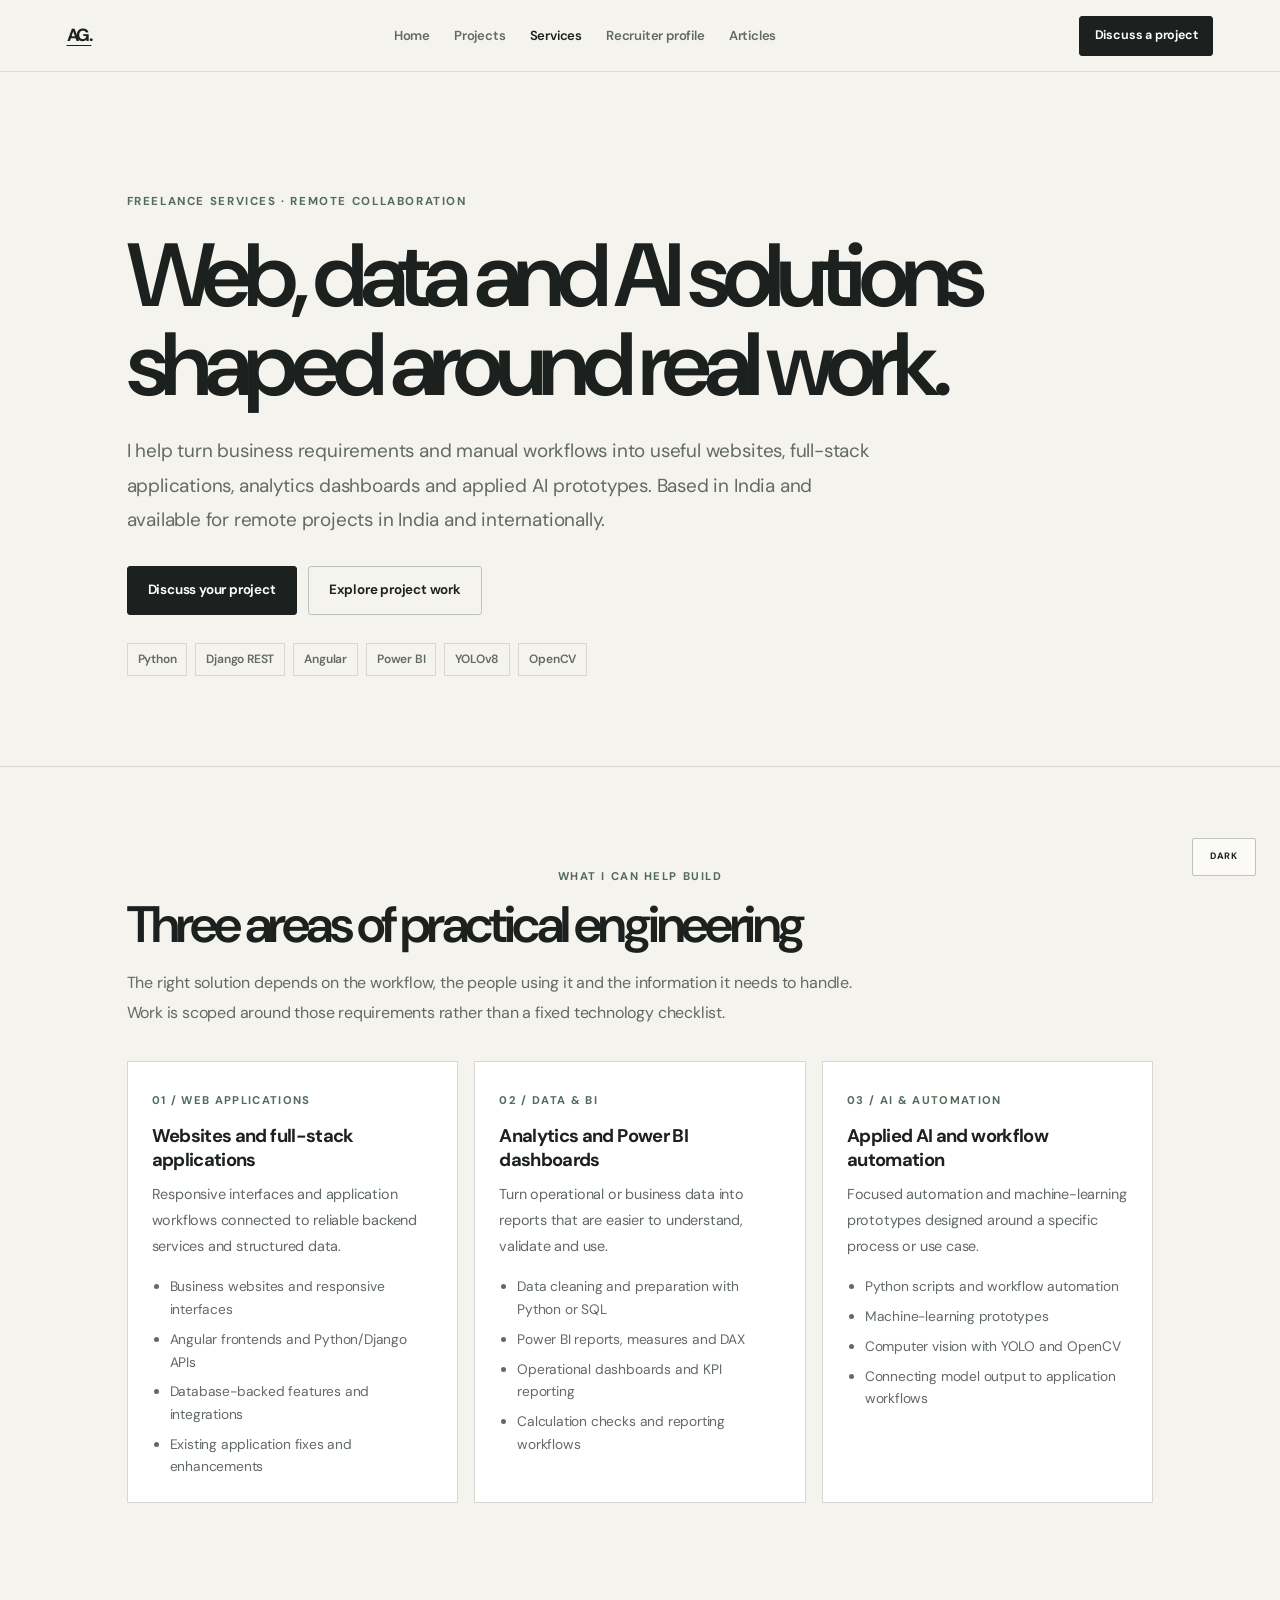
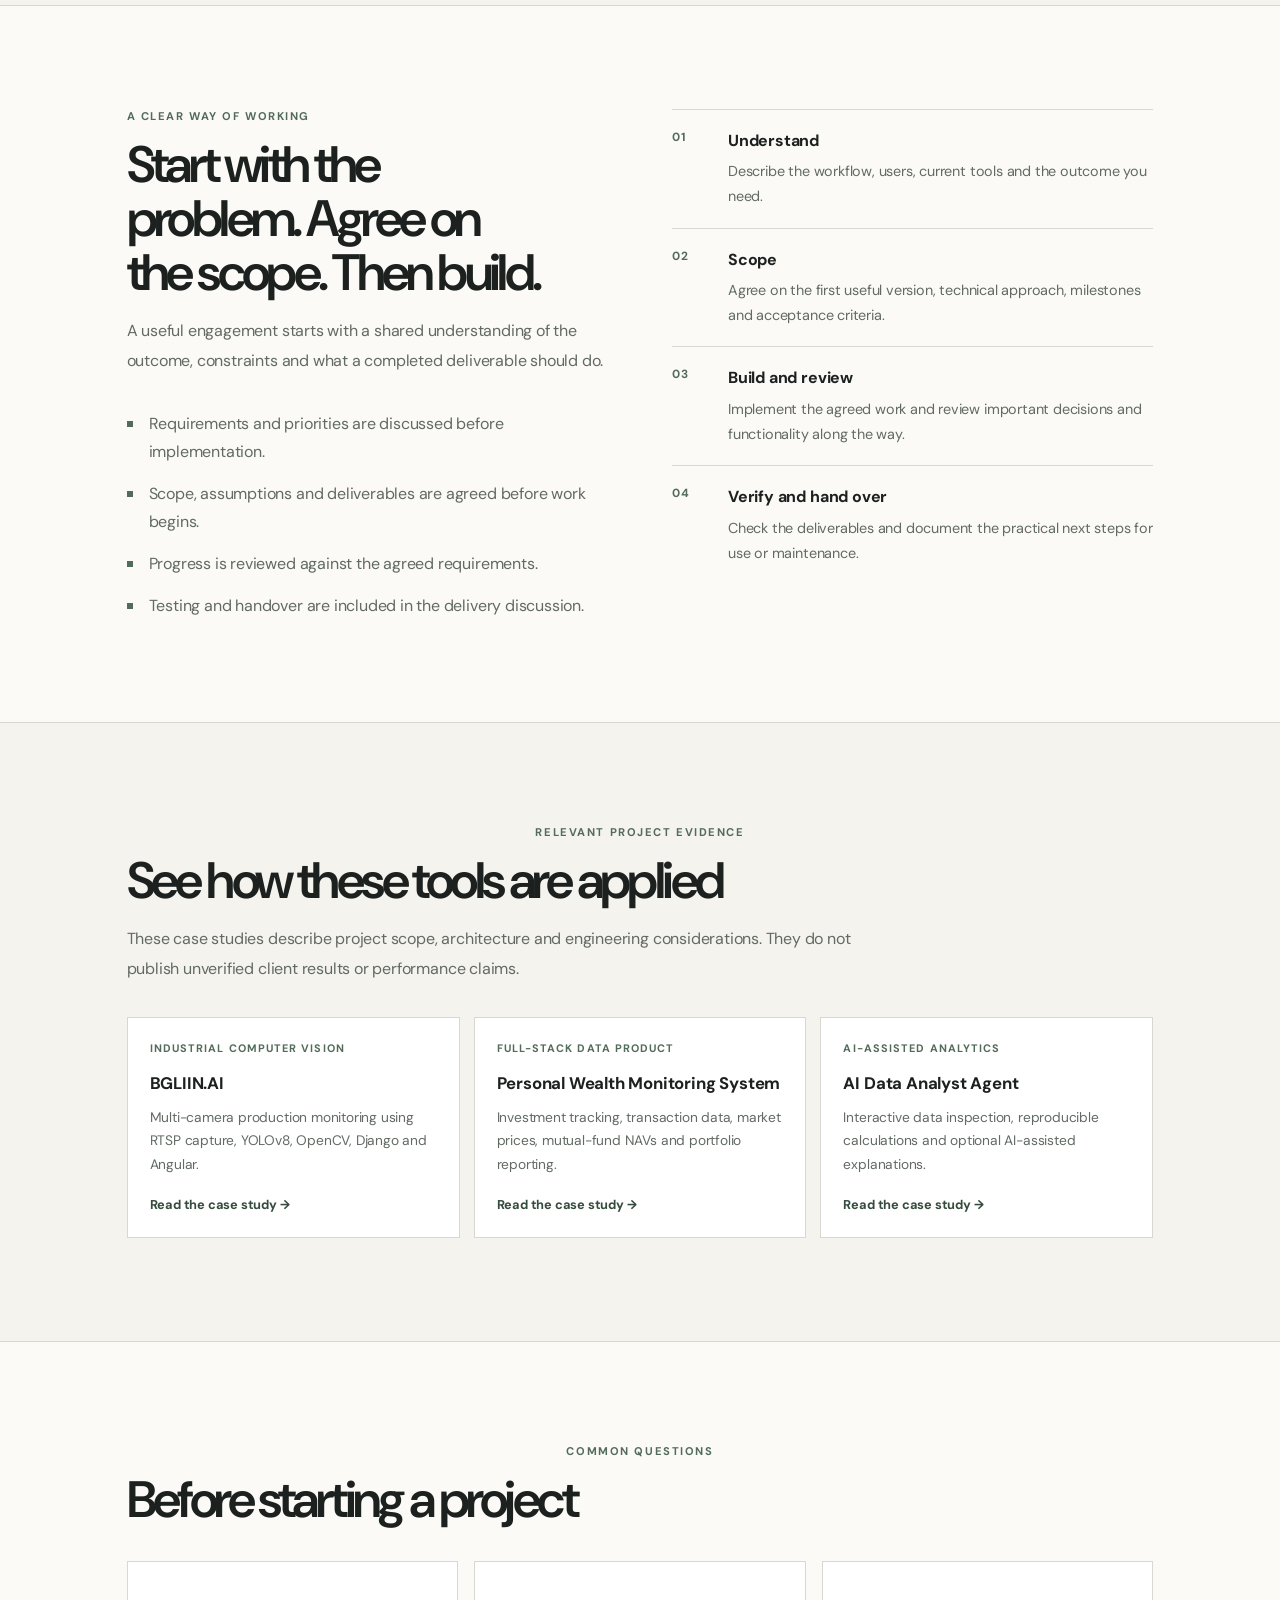
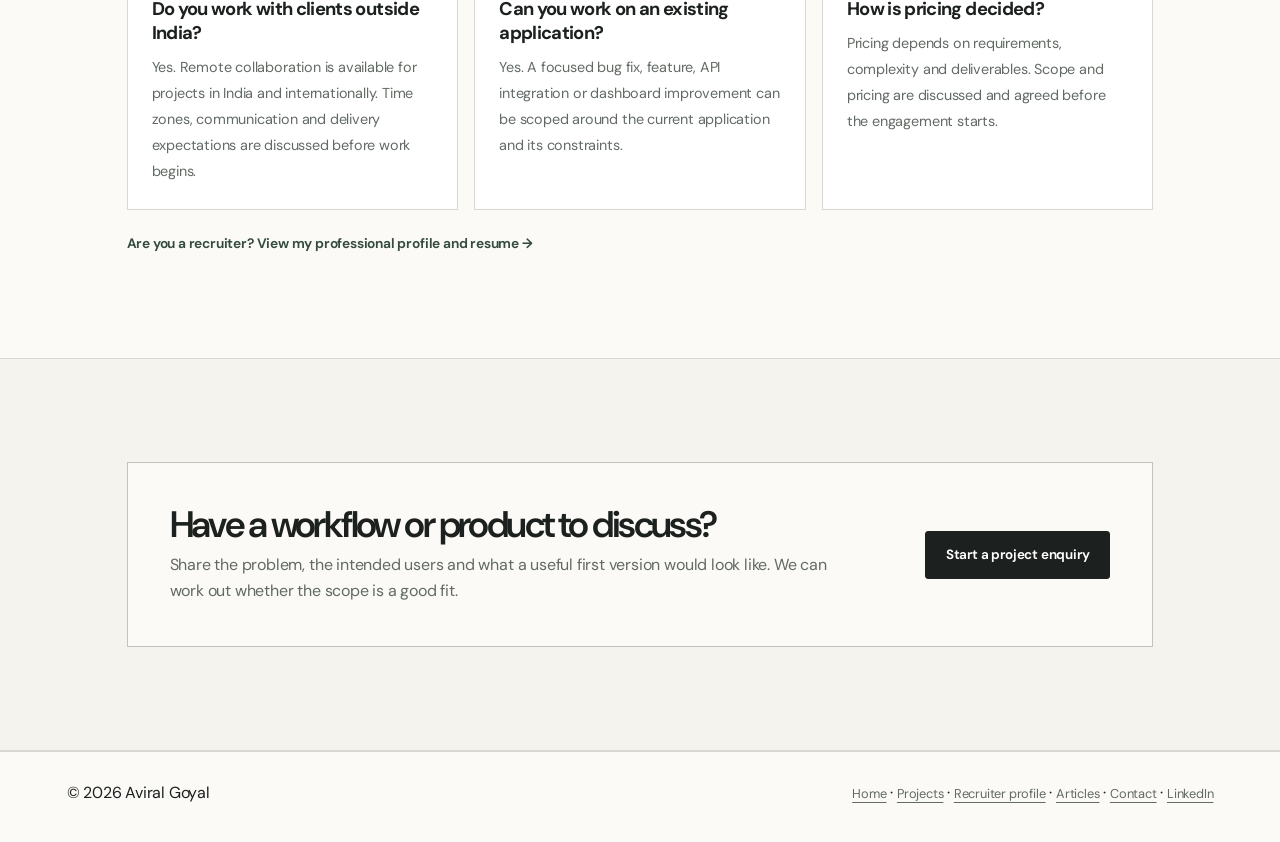
<file: services/index.html>
<!DOCTYPE html>
<html lang="en">
<head>
<meta charset="UTF-8">
<script>
  window.dataLayer = window.dataLayer || [];
  function gtag(){window.dataLayer.push(arguments);}
  gtag('js', new Date());
</script>
<script async src="https://www.googletagmanager.com/gtm.js?id=GTM-TT9Q7MHF"></script>
<meta name="viewport" content="width=device-width, initial-scale=1">
<title>Freelance Web Development, AI &amp; Power BI Services | Aviral Goyal</title>
<meta name="description" content="Freelance web development, Python/Django applications, Angular, Power BI dashboards and AI automation by Aviral Goyal in India, available for remote projects worldwide.">
<meta name="author" content="Aviral Goyal">
<meta name="robots" content="index,follow">
<meta name="referrer" content="strict-origin-when-cross-origin">
<meta name="theme-color" content="#f5f3ee">
<link rel="canonical" href="https://aviral-goyal.netlify.app/services/">
<meta property="og:type" content="website">
<meta property="og:site_name" content="Aviral Goyal">
<meta property="og:title" content="Freelance Web Development, AI &amp; Power BI Services | Aviral Goyal">
<meta property="og:description" content="Practical full-stack development, data analytics and applied AI services for business workflows. Based in India; remote collaboration available worldwide.">
<meta property="og:url" content="https://aviral-goyal.netlify.app/services/">
<meta property="og:image" content="https://aviral-goyal.netlify.app/og-image.jpg">
<meta property="og:image:width" content="1200">
<meta property="og:image:height" content="630">
<meta property="og:image:alt" content="Aviral Goyal portfolio — web development, AI and data analytics">
<meta name="twitter:card" content="summary_large_image">
<meta name="twitter:title" content="Freelance Web Development, AI &amp; Power BI Services | Aviral Goyal">
<meta name="twitter:description" content="Full-stack development, data analytics and applied AI services by Aviral Goyal. Based in India and available for remote projects worldwide.">
<meta name="twitter:image" content="https://aviral-goyal.netlify.app/og-image.jpg">
<link rel="icon" type="image/svg+xml" href="/favicon.svg">
<link rel="preconnect" href="https://fonts.googleapis.com">
<link rel="preconnect" href="https://fonts.gstatic.com" crossorigin>
<link href="https://fonts.googleapis.com/css2?family=DM+Sans:wght@400;500;600;700&amp;family=Instrument+Serif:ital@0;1&amp;display=swap" rel="stylesheet">
<link rel="stylesheet" href="/portfolio-refresh.css">
<link rel="stylesheet" href="/editorial.css">
<link rel="stylesheet" href="/audience-pages.css">
<script type="application/ld+json">
{
  "@context":"https://schema.org",
  "@type":"WebPage",
  "name":"Freelance Web Development, AI and Data Analytics Services",
  "url":"https://aviral-goyal.netlify.app/services/",
  "description":"Scoped web application development, data analytics and applied AI services by Aviral Goyal.",
  "about":{"@type":"Person","@id":"https://aviral-goyal.netlify.app/#person","name":"Aviral Goyal","url":"https://aviral-goyal.netlify.app/"},
  "mainEntity":{
    "@type":"Service",
    "name":"Software Development, Data Analytics and Applied AI Services",
    "provider":{"@type":"Person","name":"Aviral Goyal","url":"https://aviral-goyal.netlify.app/"},
    "areaServed":["India","Worldwide"],
    "availableChannel":{"@type":"ServiceChannel","serviceUrl":"https://aviral-goyal.netlify.app/contact/"},
    "serviceType":["Full-stack web application development","Data analytics and business intelligence","AI and workflow automation"]
  }
}
</script>
</head>
<body>
<script>
try { if (localStorage.getItem('theme') === 'dark') document.body.classList.add('dark'); } catch (e) {}
</script>
<a class="skip-link" href="#main-content">Skip to content</a>
<nav class="audience-nav" aria-label="Primary navigation">
  <a class="nav-logo" href="/">AG.</a>
  <div class="audience-nav-links">
    <a href="/">Home</a>
    <a href="/projects/">Projects</a>
    <a href="/services/" aria-current="page">Services</a>
    <a href="/resume/">Recruiter profile</a>
    <a href="/articles/">Articles</a>
  </div>
  <a class="audience-nav-cta" href="/contact/">Discuss a project</a>
</nav>
<main id="main-content" class="audience-page">
  <header class="audience-hero">
    <div class="container">
      <div class="audience-hero-copy">
        <span class="audience-eyebrow">Freelance services · Remote collaboration</span>
        <h1>Web, data and AI solutions shaped around real work.</h1>
        <p>I help turn business requirements and manual workflows into useful websites, full-stack applications, analytics dashboards and applied AI prototypes. Based in India and available for remote projects in India and internationally.</p>
        <div class="audience-actions">
          <a class="btn-primary" href="/contact/">Discuss your project</a>
          <a class="btn-secondary" href="/projects/">Explore project work</a>
        </div>
        <div class="audience-tags" aria-label="Core technologies">
          <span>Python</span><span>Django REST</span><span>Angular</span><span>Power BI</span><span>YOLOv8</span><span>OpenCV</span>
        </div>
      </div>
    </div>
  </header>

  <section class="audience-section" aria-labelledby="services-heading">
    <div class="container">
      <div class="section-tag">What I can help build</div>
      <h2 id="services-heading">Three areas of practical engineering</h2>
      <p class="section-intro">The right solution depends on the workflow, the people using it and the information it needs to handle. Work is scoped around those requirements rather than a fixed technology checklist.</p>
      <div class="audience-grid">
        <article class="audience-card">
          <span class="card-index">01 / WEB APPLICATIONS</span>
          <h3>Websites and full-stack applications</h3>
          <p>Responsive interfaces and application workflows connected to reliable backend services and structured data.</p>
          <ul>
            <li>Business websites and responsive interfaces</li>
            <li>Angular frontends and Python/Django APIs</li>
            <li>Database-backed features and integrations</li>
            <li>Existing application fixes and enhancements</li>
          </ul>
        </article>
        <article class="audience-card">
          <span class="card-index">02 / DATA &amp; BI</span>
          <h3>Analytics and Power BI dashboards</h3>
          <p>Turn operational or business data into reports that are easier to understand, validate and use.</p>
          <ul>
            <li>Data cleaning and preparation with Python or SQL</li>
            <li>Power BI reports, measures and DAX</li>
            <li>Operational dashboards and KPI reporting</li>
            <li>Calculation checks and reporting workflows</li>
          </ul>
        </article>
        <article class="audience-card">
          <span class="card-index">03 / AI &amp; AUTOMATION</span>
          <h3>Applied AI and workflow automation</h3>
          <p>Focused automation and machine-learning prototypes designed around a specific process or use case.</p>
          <ul>
            <li>Python scripts and workflow automation</li>
            <li>Machine-learning prototypes</li>
            <li>Computer vision with YOLO and OpenCV</li>
            <li>Connecting model output to application workflows</li>
          </ul>
        </article>
      </div>
    </div>
  </section>

  <section class="audience-section alt" aria-labelledby="approach-heading">
    <div class="container audience-split">
      <div>
        <div class="section-tag">A clear way of working</div>
        <h2 id="approach-heading">Start with the problem. Agree on the scope. Then build.</h2>
        <p class="section-intro">A useful engagement starts with a shared understanding of the outcome, constraints and what a completed deliverable should do.</p>
        <ul class="audience-list">
          <li>Requirements and priorities are discussed before implementation.</li>
          <li>Scope, assumptions and deliverables are agreed before work begins.</li>
          <li>Progress is reviewed against the agreed requirements.</li>
          <li>Testing and handover are included in the delivery discussion.</li>
        </ul>
      </div>
      <div>
        <div class="audience-step"><strong>01</strong><div><h3>Understand</h3><p>Describe the workflow, users, current tools and the outcome you need.</p></div></div>
        <div class="audience-step"><strong>02</strong><div><h3>Scope</h3><p>Agree on the first useful version, technical approach, milestones and acceptance criteria.</p></div></div>
        <div class="audience-step"><strong>03</strong><div><h3>Build and review</h3><p>Implement the agreed work and review important decisions and functionality along the way.</p></div></div>
        <div class="audience-step"><strong>04</strong><div><h3>Verify and hand over</h3><p>Check the deliverables and document the practical next steps for use or maintenance.</p></div></div>
      </div>
    </div>
  </section>

  <section class="audience-section" aria-labelledby="evidence-heading">
    <div class="container">
      <div class="section-tag">Relevant project evidence</div>
      <h2 id="evidence-heading">See how these tools are applied</h2>
      <p class="section-intro">These case studies describe project scope, architecture and engineering considerations. They do not publish unverified client results or performance claims.</p>
      <div class="audience-projects">
        <a class="audience-project" href="/projects/bgliin-ai">
          <span>Industrial computer vision</span>
          <h3>BGLIIN.AI</h3>
          <p>Multi-camera production monitoring using RTSP capture, YOLOv8, OpenCV, Django and Angular.</p>
          <strong>Read the case study →</strong>
        </a>
        <a class="audience-project" href="/projects/personal-wealth-monitoring">
          <span>Full-stack data product</span>
          <h3>Personal Wealth Monitoring System</h3>
          <p>Investment tracking, transaction data, market prices, mutual-fund NAVs and portfolio reporting.</p>
          <strong>Read the case study →</strong>
        </a>
        <a class="audience-project" href="/projects/ai-data-analyst-agent">
          <span>AI-assisted analytics</span>
          <h3>AI Data Analyst Agent</h3>
          <p>Interactive data inspection, reproducible calculations and optional AI-assisted explanations.</p>
          <strong>Read the case study →</strong>
        </a>
      </div>
    </div>
  </section>

  <section class="audience-section alt" aria-labelledby="faq-heading">
    <div class="container">
      <div class="section-tag">Common questions</div>
      <h2 id="faq-heading">Before starting a project</h2>
      <div class="audience-grid">
        <article class="audience-card"><h3>Do you work with clients outside India?</h3><p>Yes. Remote collaboration is available for projects in India and internationally. Time zones, communication and delivery expectations are discussed before work begins.</p></article>
        <article class="audience-card"><h3>Can you work on an existing application?</h3><p>Yes. A focused bug fix, feature, API integration or dashboard improvement can be scoped around the current application and its constraints.</p></article>
        <article class="audience-card"><h3>How is pricing decided?</h3><p>Pricing depends on requirements, complexity and deliverables. Scope and pricing are discussed and agreed before the engagement starts.</p></article>
      </div>
      <p class="service-detail-link"><a class="text-link" href="/resume/">Are you a recruiter? View my professional profile and resume →</a></p>
    </div>
  </section>

  <section class="audience-section" aria-label="Project enquiry">
    <div class="container">
      <div class="audience-cta">
        <div><h2>Have a workflow or product to discuss?</h2><p>Share the problem, the intended users and what a useful first version would look like. We can work out whether the scope is a good fit.</p></div>
        <a class="btn-primary" href="/contact/">Start a project enquiry</a>
      </div>
    </div>
  </section>
</main>
<footer class="audience-footer">
  <div class="audience-footer-inner">
    <span>© 2026 Aviral Goyal</span>
    <span><a href="/">Home</a> · <a href="/projects/">Projects</a> · <a href="/resume/">Recruiter profile</a> · <a href="/articles/">Articles</a> · <a href="/contact/">Contact</a> · <a href="https://www.linkedin.com/in/avviiiral" target="_blank" rel="noopener noreferrer">LinkedIn</a></span>
  </div>
</footer>
<a class="to-top" href="#main-content" aria-label="Back to top"><svg viewBox="0 0 24 24" width="18" height="18" fill="none" stroke="currentColor" stroke-width="2" stroke-linecap="round" stroke-linejoin="round"><path d="M12 19V5"/><path d="m5 12 7-7 7 7"/></svg></a>
<button class="mode-toggle" id="modeToggle" type="button" aria-label="Switch to dark theme" aria-pressed="false">DARK</button>
<script>
const themeToggle = document.getElementById("modeToggle");
function syncThemeToggle() {
  const isDark = document.body.classList.contains("dark");
  themeToggle.textContent = isDark ? "LIGHT" : "DARK";
  themeToggle.setAttribute("aria-label", isDark ? "Switch to light theme" : "Switch to dark theme");
  themeToggle.setAttribute("aria-pressed", String(isDark));
  const themeColorMeta = document.querySelector('meta[name="theme-color"]');
  if (themeColorMeta) themeColorMeta.setAttribute("content", isDark ? "#121714" : "#f5f3ee");
}
themeToggle.addEventListener("click", () => {
  document.body.classList.toggle("dark");
  try { localStorage.setItem("theme", document.body.classList.contains("dark") ? "dark" : "light"); } catch (e) {}
  syncThemeToggle();
});
syncThemeToggle();
</script>
</body>
</html>
</file>
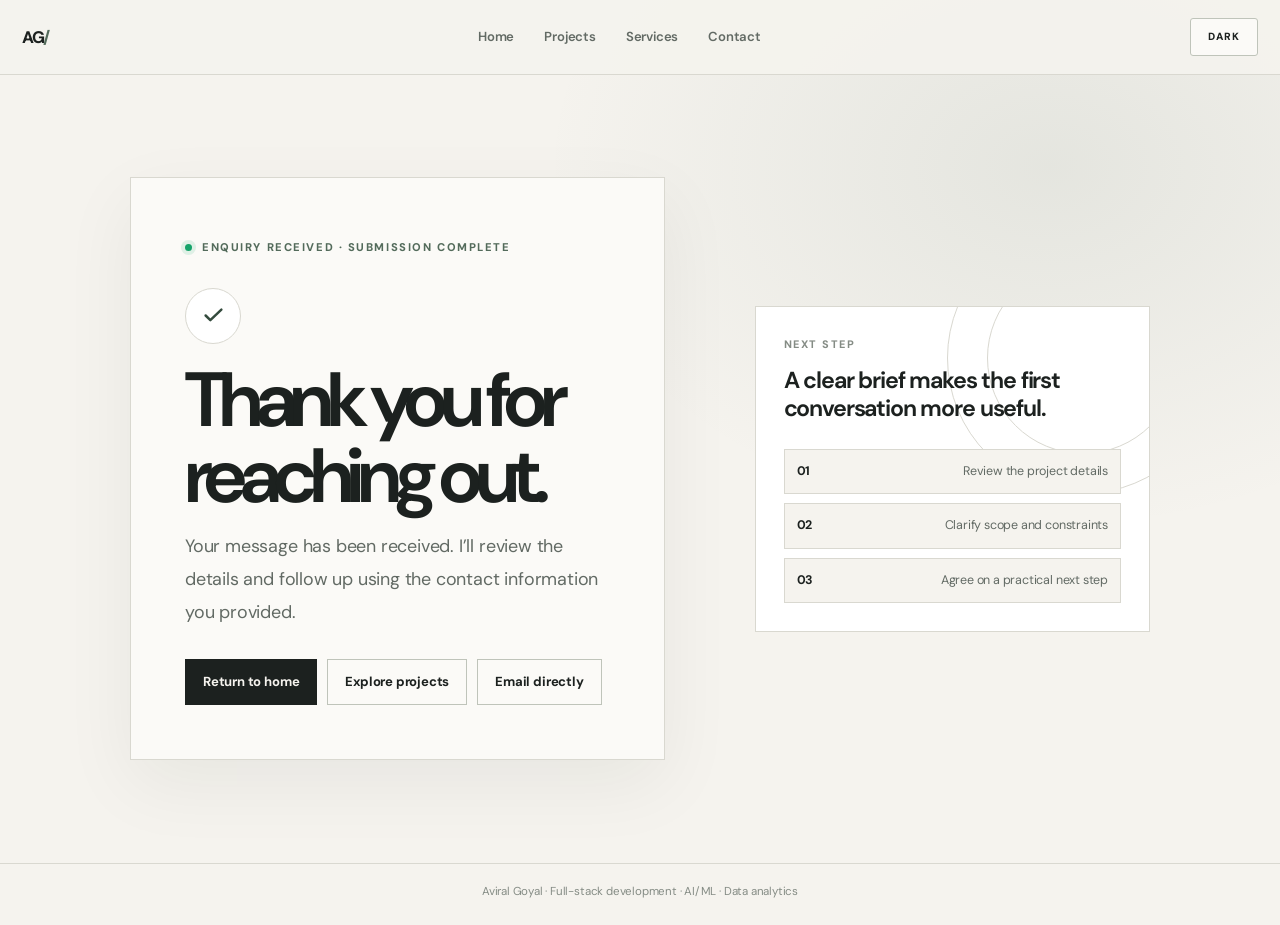
<file: thank-you.html>
<!DOCTYPE html>
<html lang="en">
<head>
<meta charset="UTF-8">
<!-- Google tag (gtm.js) -->
<script async src="https://www.googletagmanager.com/gtm.js?id=GTM-TT9Q7MHF"></script>
<script>
  window.dataLayer = window.dataLayer || [];
  function gtag(){dataLayer.push(arguments);}
  gtag('js', new Date());
</script>
<!-- End Google tag -->
<meta name="viewport" content="width=device-width, initial-scale=1">
<meta name="robots" content="noindex,follow">
<meta name="theme-color" content="#f5f3ee">
<title>Message received | Aviral Goyal</title>
<link rel="icon" type="image/svg+xml" href="/favicon.svg">
<link rel="preconnect" href="https://fonts.googleapis.com">
<link rel="preconnect" href="https://fonts.gstatic.com" crossorigin>
<link href="https://fonts.googleapis.com/css2?family=DM+Sans:wght@400;500;600;700&display=swap" rel="stylesheet">
<style>
:root {
  color-scheme: light;
  --page-bg:#f5f3ee;
  --page-surface:#fbfaf7;
  --page-strong:#ffffff;
  --page-ink:#1c211f;
  --page-muted:#626a64;
  --page-subtle:#858c85;
  --page-line:#d9d8d0;
  --page-line-strong:#bfc4ba;
  --page-accent:#536b5b;
  --page-accent-strong:#344b3d;
}
body.dark {
  color-scheme:dark;
  --page-bg:#121714;
  --page-surface:#171e19;
  --page-strong:#202922;
  --page-ink:#edf0e9;
  --page-muted:#b2b9ae;
  --page-subtle:#879286;
  --page-line:#303a32;
  --page-line-strong:#4a594d;
  --page-accent:#a8b99e;
  --page-accent-strong:#c3d0b9;
}
* { box-sizing:border-box; }
html { min-height:100%; scroll-behavior:smooth; }
body {
  min-height:100vh;
  margin:0;
  display:flex;
  flex-direction:column;
  background:
    radial-gradient(ellipse at 82% 18%, rgba(83,107,91,.10), transparent 34%),
    var(--page-bg);
  color:var(--page-ink);
  font:16px/1.7 "DM Sans", Inter, ui-sans-serif, system-ui, sans-serif;
  letter-spacing:-.012em;
  -webkit-font-smoothing:antialiased;
}
a { color:inherit; text-underline-offset:4px; }
a:hover { color:var(--page-accent-strong); }
button { font:inherit; }
.site-header {
  width:100%;
  border-bottom:1px solid var(--page-line);
  background:color-mix(in srgb, var(--page-bg) 92%, transparent);
}
.site-header-inner {
  display:flex;
  align-items:center;
  justify-content:space-between;
  gap:20px;
  width:min(100% - 44px, 1240px);
  min-height:74px;
  margin:0 auto;
}
.brand {
  color:var(--page-ink);
  font-size:1.05rem;
  font-weight:800;
  letter-spacing:-.08em;
  text-decoration:none;
}
.brand span { color:var(--page-accent); }
.site-links { display:flex; align-items:center; gap:clamp(14px,2.5vw,30px); }
.site-links a {
  color:var(--page-muted);
  font-size:.82rem;
  font-weight:600;
  text-decoration:none;
}
.site-links a:hover { color:var(--page-ink); }
.theme-toggle {
  min-width:68px;
  min-height:38px;
  padding:0 12px;
  border:1px solid var(--page-line-strong);
  border-radius:3px;
  background:var(--page-surface);
  color:var(--page-ink);
  font-size:.65rem;
  font-weight:800;
  letter-spacing:.08em;
  cursor:pointer;
}
.theme-toggle:focus-visible,
a:focus-visible {
  outline:3px solid var(--page-accent);
  outline-offset:3px;
}
main {
  display:grid;
  flex:1;
  place-items:center;
  width:min(100% - 44px, 1240px);
  margin:0 auto;
  padding:clamp(54px,8vw,112px) 0;
}
.status-layout {
  display:grid;
  grid-template-columns:minmax(0,1.15fr) minmax(260px,.85fr);
  align-items:center;
  gap:clamp(34px,7vw,96px);
  width:min(100%, 1020px);
}
.status-panel {
  padding:clamp(28px,5vw,54px);
  border:1px solid var(--page-line);
  background:var(--page-surface);
  box-shadow:0 24px 70px rgba(18,28,20,.06);
}
.status-eyebrow {
  display:inline-flex;
  align-items:center;
  gap:10px;
  color:var(--page-accent);
  font-size:.7rem;
  font-weight:800;
  letter-spacing:.14em;
  text-transform:uppercase;
}
.status-eyebrow::before {
  content:"";
  width:7px;
  height:7px;
  border-radius:50%;
  background:#16a36a;
  box-shadow:0 0 0 4px rgba(22,163,106,.12);
}
.status-icon {
  display:grid;
  width:56px;
  height:56px;
  place-items:center;
  margin:28px 0 18px;
  border:1px solid var(--page-line);
  border-radius:50%;
  background:var(--page-strong);
  color:var(--page-accent-strong);
}
.status-icon svg { width:27px; height:27px; }
h1 {
  max-width:700px;
  margin:0 0 16px;
  color:var(--page-ink);
  font-size:clamp(2.5rem,6vw,5.4rem);
  font-weight:650;
  line-height:.99;
  letter-spacing:-.085em;
  text-wrap:balance;
}
.status-copy {
  max-width:620px;
  margin:0;
  color:var(--page-muted);
  font-size:clamp(1rem,1.5vw,1.12rem);
  line-height:1.85;
}
.status-actions { display:flex; flex-wrap:wrap; gap:10px; margin-top:30px; }
.status-button {
  display:inline-flex;
  align-items:center;
  justify-content:center;
  min-height:46px;
  padding:11px 17px;
  border:1px solid var(--page-ink);
  background:var(--page-ink);
  color:var(--page-bg);
  font-size:.82rem;
  font-weight:700;
  text-decoration:none;
  transition:background .2s,border-color .2s,transform .2s;
}
.status-button:hover { background:var(--page-accent-strong); border-color:var(--page-accent-strong); color:var(--page-bg); transform:translateY(-1px); }
.status-button.secondary {
  border-color:var(--page-line-strong);
  background:transparent;
  color:var(--page-ink);
}
.status-button.secondary:hover { border-color:var(--page-accent); background:var(--page-strong); color:var(--page-ink); }
.status-aside {
  position:relative;
  min-height:320px;
  display:grid;
  align-content:center;
  gap:14px;
  padding:28px;
  border:1px solid var(--page-line);
  background:var(--page-strong);
  overflow:hidden;
}
.status-aside::before,
.status-aside::after {
  content:"";
  position:absolute;
  width:270px;
  height:270px;
  right:-70px;
  top:-85px;
  border:1px solid var(--page-line);
  border-radius:50%;
}
.status-aside::after { width:190px; height:190px; right:-30px; top:-45px; }
.aside-kicker {
  position:relative;
  z-index:1;
  color:var(--page-subtle);
  font-size:.68rem;
  font-weight:800;
  letter-spacing:.14em;
  text-transform:uppercase;
}
.aside-title {
  position:relative;
  z-index:1;
  max-width:300px;
  margin:0;
  color:var(--page-ink);
  font-size:1.45rem;
  font-weight:650;
  line-height:1.2;
  letter-spacing:-.05em;
}
.aside-flow {
  position:relative;
  z-index:1;
  display:grid;
  gap:9px;
  margin-top:12px;
}
.aside-flow span {
  display:flex;
  align-items:center;
  justify-content:space-between;
  gap:12px;
  padding:11px 12px;
  border:1px solid var(--page-line);
  background:var(--page-bg);
  color:var(--page-muted);
  font-size:.78rem;
}
.aside-flow b { color:var(--page-ink); font-weight:700; }
.site-footer {
  padding:18px 22px 24px;
  border-top:1px solid var(--page-line);
  color:var(--page-subtle);
  font-size:.72rem;
  text-align:center;
}
@media(max-width:760px) {
  .site-header-inner { width:min(100% - 32px,1240px); min-height:66px; }
  .site-links { display:none; }
  main { width:min(100% - 32px,1240px); padding:44px 0 58px; }
  .status-layout { grid-template-columns:1fr; gap:20px; }
  .status-aside { min-height:0; }
  .status-actions { flex-direction:column; }
  .status-actions a { width:100%; }
  h1 { font-size:clamp(2.55rem,13vw,4.2rem); }
}
@media(prefers-reduced-motion:reduce) {
  html { scroll-behavior:auto; }
  *,*::before,*::after { transition:none!important; animation:none!important; }
}
</style>
</head>
<body>
<script>
try { if (localStorage.getItem("theme") === "dark") document.body.classList.add("dark"); } catch (error) {}
</script>
<header class="site-header">
  <div class="site-header-inner">
    <a class="brand" href="/" aria-label="Aviral Goyal home">AG<span>/</span></a>
    <nav class="site-links" aria-label="Primary navigation">
      <a href="/">Home</a><a href="/projects/">Projects</a><a href="/services/">Services</a><a href="/contact/">Contact</a>
    </nav>
    <button class="theme-toggle" id="modeToggle" type="button" aria-label="Switch to dark theme" aria-pressed="false">DARK</button>
  </div>
</header>
<main>
  <div class="status-layout">
    <section class="status-panel" aria-labelledby="status-title">
      <span class="status-eyebrow">Enquiry received · Submission complete</span>
      <div class="status-icon" aria-hidden="true">
        <svg viewBox="0 0 24 24" fill="none" stroke="currentColor" stroke-width="2.2" stroke-linecap="round" stroke-linejoin="round"><path d="m5 12 4.2 4.2L19 6.8"/></svg>
      </div>
      <h1 id="status-title">Thank you for reaching out.</h1>
      <p class="status-copy">Your message has been received. I’ll review the details and follow up using the contact information you provided.</p>
      <div class="status-actions">
        <a class="status-button" href="/">Return to home</a>
        <a class="status-button secondary" href="/projects/">Explore projects</a>
        <a class="status-button secondary" href="mailto:aviralgoyal739@gmail.com">Email directly</a>
      </div>
    </section>
    <aside class="status-aside" aria-label="What happens next">
      <span class="aside-kicker">Next step</span>
      <h2 class="aside-title">A clear brief makes the first conversation more useful.</h2>
      <div class="aside-flow">
        <span><b>01</b> Review the project details</span>
        <span><b>02</b> Clarify scope and constraints</span>
        <span><b>03</b> Agree on a practical next step</span>
      </div>
    </aside>
  </div>
</main>
<footer class="site-footer">Aviral Goyal · Full-stack development · AI/ML · Data analytics</footer>
<script>
(() => {
  const toggle = document.getElementById("modeToggle");
  const themeMeta = document.querySelector('meta[name="theme-color"]');
  function sync() {
    const dark = document.body.classList.contains("dark");
    toggle.textContent = dark ? "LIGHT" : "DARK";
    toggle.setAttribute("aria-label", dark ? "Switch to light theme" : "Switch to dark theme");
    toggle.setAttribute("aria-pressed", String(dark));
    if (themeMeta) themeMeta.setAttribute("content", dark ? "#121714" : "#f5f3ee");
  }
  toggle.addEventListener("click", () => {
    document.body.classList.toggle("dark");
    try { localStorage.setItem("theme", document.body.classList.contains("dark") ? "dark" : "light"); } catch (error) {}
    sync();
  });
  sync();
})();
</script>
</body>
</html>
</file>
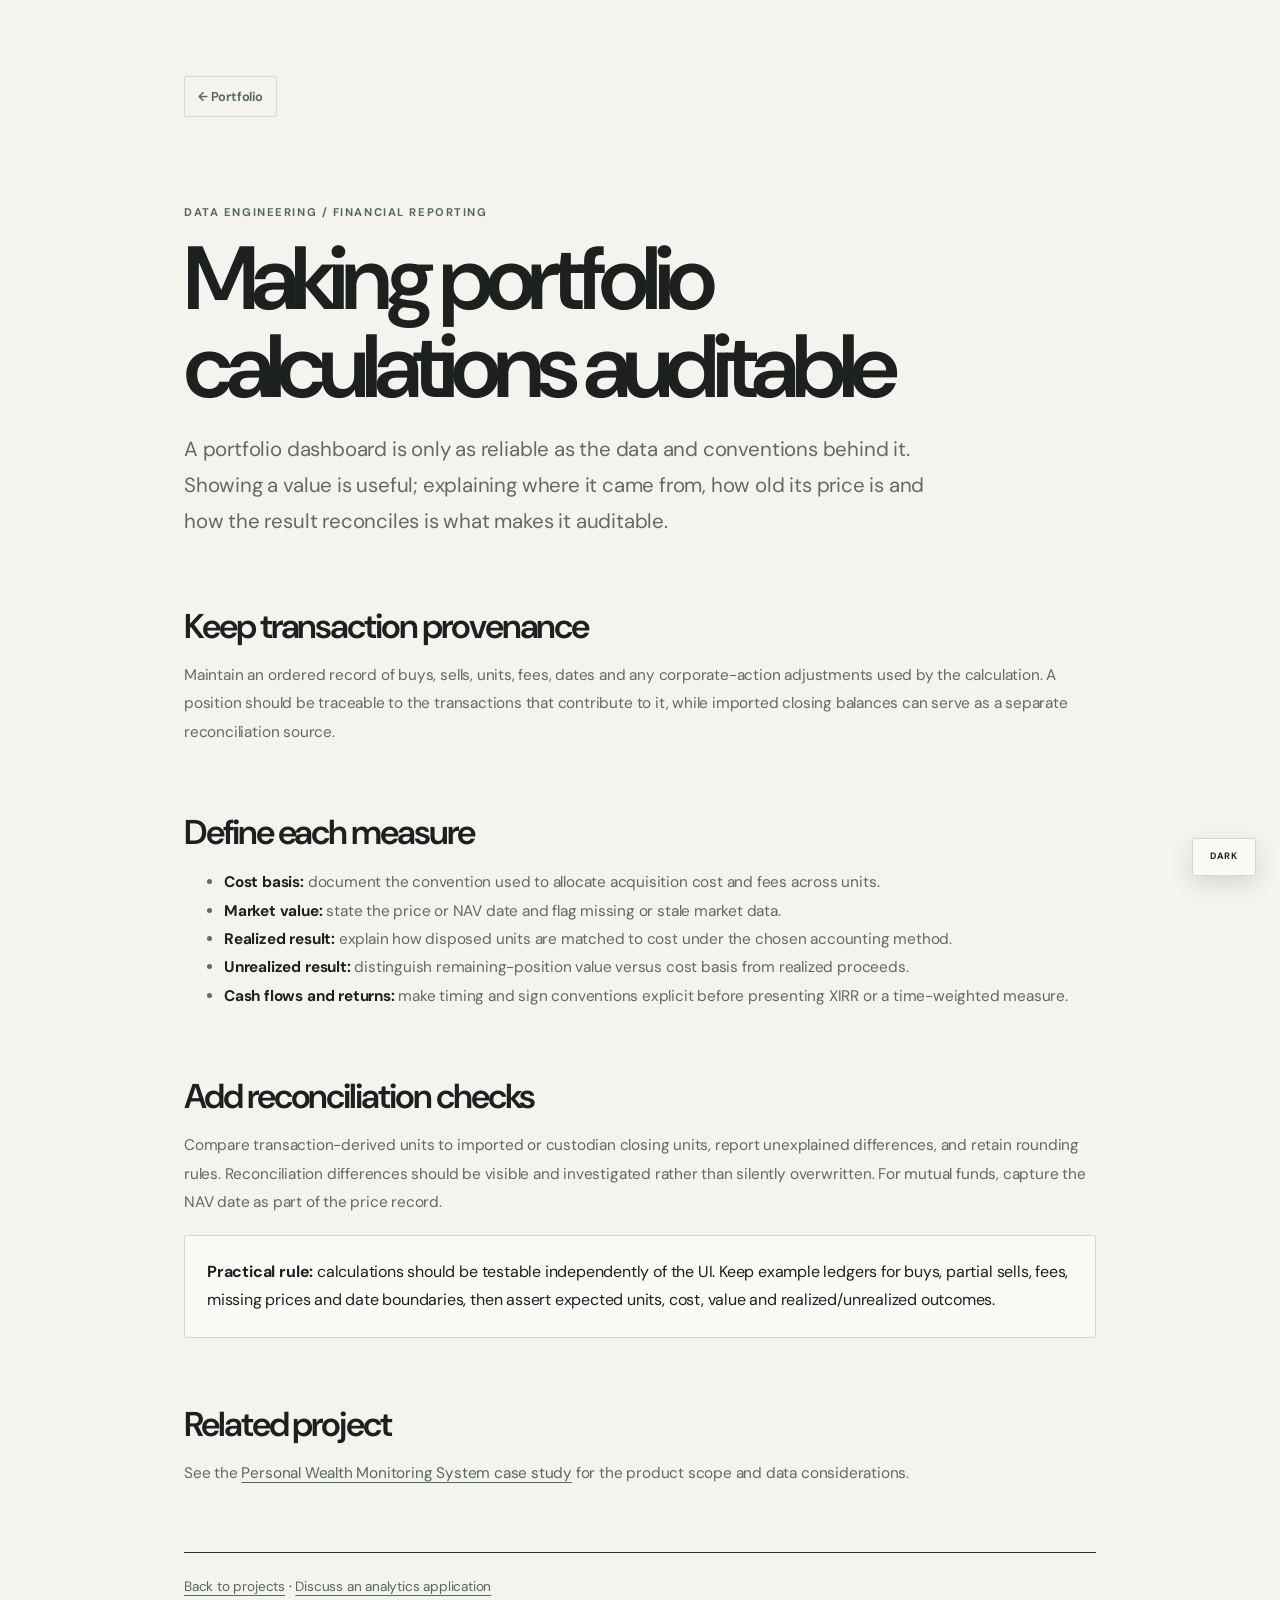
<file: articles/auditable-portfolio-calculations.html>
<!doctype html>
<html lang="en">
<head>
<meta charset="utf-8">
<!-- Google tag (gtm.js) -->
<script async src="https://www.googletagmanager.com/gtm.js?id=GTM-TT9Q7MHF"></script>
<script>
  window.dataLayer = window.dataLayer || [];
  function gtag(){dataLayer.push(arguments);}
  gtag('js', new Date());
</script>
<!-- End Google tag -->
<meta name="viewport" content="width=device-width,initial-scale=1">
<meta name="theme-color" content="#f5f3ee">
<title>Auditable Portfolio Calculations | Investment Data Engineering Notes</title>
<meta name="description" content="Engineering notes for auditable investment reporting: transaction provenance, price and NAV freshness, cost basis conventions, realized results and reconciliation.">
<meta name="robots" content="index,follow">
<meta name="author" content="Aviral Goyal">
<meta name="referrer" content="strict-origin-when-cross-origin">
<link rel="canonical" href="https://aviral-goyal.netlify.app/articles/auditable-portfolio-calculations">
<meta property="og:type" content="article"><meta property="og:title" content="Making Portfolio Calculations Auditable"><meta property="og:description" content="Build investment reporting around explicit inputs, assumptions, transaction provenance and reconciliation."><meta property="og:url" content="https://aviral-goyal.netlify.app/articles/auditable-portfolio-calculations">
<meta name="twitter:card" content="summary_large_image">
<meta name="twitter:title" content="Auditable Portfolio Calculations | Investment Data Engineering Notes">
<meta name="twitter:description" content="Engineering notes for auditable investment reporting: transaction provenance, price and NAV freshness, cost basis conventions, realized results and reconciliation.">
<meta property="og:site_name" content="Aviral Goyal">
<meta property="og:image" content="https://aviral-goyal.netlify.app/og-image.jpg">
<meta property="og:image:alt" content="Aviral Goyal portfolio — auditable portfolio calculations">
<meta name="twitter:image" content="https://aviral-goyal.netlify.app/og-image.jpg">
<style>:root {
  color-scheme:dark;
  --bg:#080a0f;
  --surface:#10151f;
  --border:#252d3b;
  --text:#f3f5f8;
  --muted:#a7b0bf;
  --cyan:#9edbd7
}
* {
  box-sizing:border-box
}
body {
  margin:0;
  background:var(--bg);
  color:var(--text);
  font:16px/1.8 Inter,ui-sans-serif,system-ui,-apple-system,"Segoe UI",sans-serif
}
main {
  max-width:860px;
  margin:auto;
  padding:clamp(28px,7vw,76px) 22px 90px
}
.back {
  display:inline-block;
  border:1px solid var(--border);
  border-radius:999px;
  padding:8px 14px;
  color:var(--text);
  text-decoration:none;
  font-weight:650
}
.eyebrow {
  font:600 .72rem/1.4 ui-monospace,monospace;
  letter-spacing:.14em;
  text-transform:uppercase;
  color:var(--cyan);
  margin-top:3.5rem
}
h1 {
  font-size:clamp(2.5rem,7vw,4.5rem);
  line-height:1.04;
  letter-spacing:-.055em;
  margin:.8rem 0 1.2rem
}
h2 {
  font-size:1.5rem;
  letter-spacing:-.03em;
  margin:2.6rem 0 .6rem
}
p,li {
  color:var(--muted)
}
.lead {
  font-size:1.18rem;
  max-width:740px
}
a {
  color:var(--cyan);
  text-underline-offset:4px
}
.callout {
  margin:1.6rem 0;
  padding:1.2rem 1.3rem;
  background:var(--surface);
  border:1px solid var(--border);
  border-radius:14px
}
footer {
  margin-top:4rem;
  border-top:1px solid var(--border);
  padding-top:1.4rem;
  font-size:.85rem
}
@media(prefers-reduced-motion:reduce) {
  * {
    scroll-behavior:auto!important;
    animation:none!important;
    transition:none!important
  }
}

/* Phase 1: readable article layout on narrow screens. */
main {
  width: 100%;
  min-width: 0;
  overflow-wrap: anywhere;
}
pre,
table,
figure {
  max-width: 100%;
}
pre {
  overflow-x: auto;
  -webkit-overflow-scrolling: touch;
}
img,
svg,
video {
  max-width: 100%;
  height: auto;
}
h1,
h2,
h3 {
  text-wrap: balance;
  overflow-wrap: anywhere;
}
@media (max-width: 640px) {
  main {
    padding: 28px 16px 52px;
  }
  h1 {
    font-size: clamp(2rem, 9vw, 3.25rem);
  }
  h2 {
    font-size: clamp(1.3rem, 5.5vw, 1.8rem);
  }
  pre {
    font-size: .82rem;
  }
}

</style>

<script type="application/ld+json">
{"@context":"https://schema.org","@type":"TechArticle","headline":"Making portfolio calculations auditable","name":"Making portfolio calculations auditable","description":"Engineering notes for auditable investment reporting: transaction provenance, price and NAV freshness, cost basis conventions, realized results and reconciliation.","url":"https://aviral-goyal.netlify.app/articles/auditable-portfolio-calculations","author":{"@type":"Person","name":"Aviral Goyal","url":"https://aviral-goyal.netlify.app/"},"inLanguage":"en"}
</script>
  <link rel="icon" type="image/svg+xml" href="/favicon.svg">
<link rel="preconnect" href="https://fonts.googleapis.com">
<link rel="preconnect" href="https://fonts.gstatic.com" crossorigin>
<link href="https://fonts.googleapis.com/css2?family=DM+Sans:wght@400;500;600;700&display=swap" rel="stylesheet">
<link rel="stylesheet" href="/case-study.css">
</head>
<body>
<script>
try {
  if (localStorage.getItem("theme") === "dark") document.body.classList.add("dark");
} catch (error) {}
</script>
<div class="reading-progress" aria-hidden="true"><span></span></div>
<a class="skip-link" href="#main-content">Skip to content</a>
<button class="mode-toggle" id="modeToggle" type="button" title="Toggle theme" aria-label="Switch to dark theme" aria-pressed="false">DARK</button>
<main id="main-content">
<a class="back" href="/">← Portfolio</a>
<div class="eyebrow">Data engineering / Financial reporting</div>
<h1>Making portfolio calculations auditable</h1>
<p class="lead">A portfolio dashboard is only as reliable as the data and conventions behind it. Showing a value is useful; explaining where it came from, how old its price is and how the result reconciles is what makes it auditable.</p>
<h2>Keep transaction provenance</h2>
<p>Maintain an ordered record of buys, sells, units, fees, dates and any corporate-action adjustments used by the calculation. A position should be traceable to the transactions that contribute to it, while imported closing balances can serve as a separate reconciliation source.</p>
<h2>Define each measure</h2>
<ul>
<li><strong>Cost basis:</strong> document the convention used to allocate acquisition cost and fees across units.</li>
<li><strong>Market value:</strong> state the price or NAV date and flag missing or stale market data.</li>
<li><strong>Realized result:</strong> explain how disposed units are matched to cost under the chosen accounting method.</li>
<li><strong>Unrealized result:</strong> distinguish remaining-position value versus cost basis from realized proceeds.</li>
<li><strong>Cash flows and returns:</strong> make timing and sign conventions explicit before presenting XIRR or a time-weighted measure.</li>
</ul>
<h2>Add reconciliation checks</h2>
<p>Compare transaction-derived units to imported or custodian closing units, report unexplained differences, and retain rounding rules. Reconciliation differences should be visible and investigated rather than silently overwritten. For mutual funds, capture the NAV date as part of the price record.</p>
<div class="callout"><strong>Practical rule:</strong> calculations should be testable independently of the UI. Keep example ledgers for buys, partial sells, fees, missing prices and date boundaries, then assert expected units, cost, value and realized/unrealized outcomes.</div>
<h2>Related project</h2><p>See the <a href="/projects/personal-wealth-monitoring">Personal Wealth Monitoring System case study</a> for the product scope and data considerations.</p>
<footer><a href="/projects/">Back to projects</a> · <a href="/contact/">Discuss an analytics application</a></footer>
</main>
<a class="to-top" href="#main-content" aria-label="Back to top"><svg viewBox="0 0 24 24" width="18" height="18" fill="none" stroke="currentColor" stroke-width="2" stroke-linecap="round" stroke-linejoin="round"><path d="M12 19V5"/><path d="m5 12 7-7 7 7"/></svg></a>
<script>
(() => {
  const themeToggle = document.getElementById("modeToggle");
  const themeColorMeta = document.querySelector('meta[name="theme-color"]');

  function syncThemeToggle() {
    const isDark = document.body.classList.contains("dark");
    themeToggle.textContent = isDark ? "LIGHT" : "DARK";
    themeToggle.setAttribute("aria-label", isDark ? "Switch to light theme" : "Switch to dark theme");
    themeToggle.setAttribute("aria-pressed", String(isDark));
    if (themeColorMeta) {
      themeColorMeta.setAttribute("content", isDark ? "#121714" : "#f5f3ee");
    }
  }

  themeToggle.addEventListener("click", () => {
    document.body.classList.toggle("dark");
    try {
      localStorage.setItem("theme", document.body.classList.contains("dark") ? "dark" : "light");
    } catch (error) {}
    syncThemeToggle();
  });

  syncThemeToggle();
})();
</script>
</body></html>
</file>
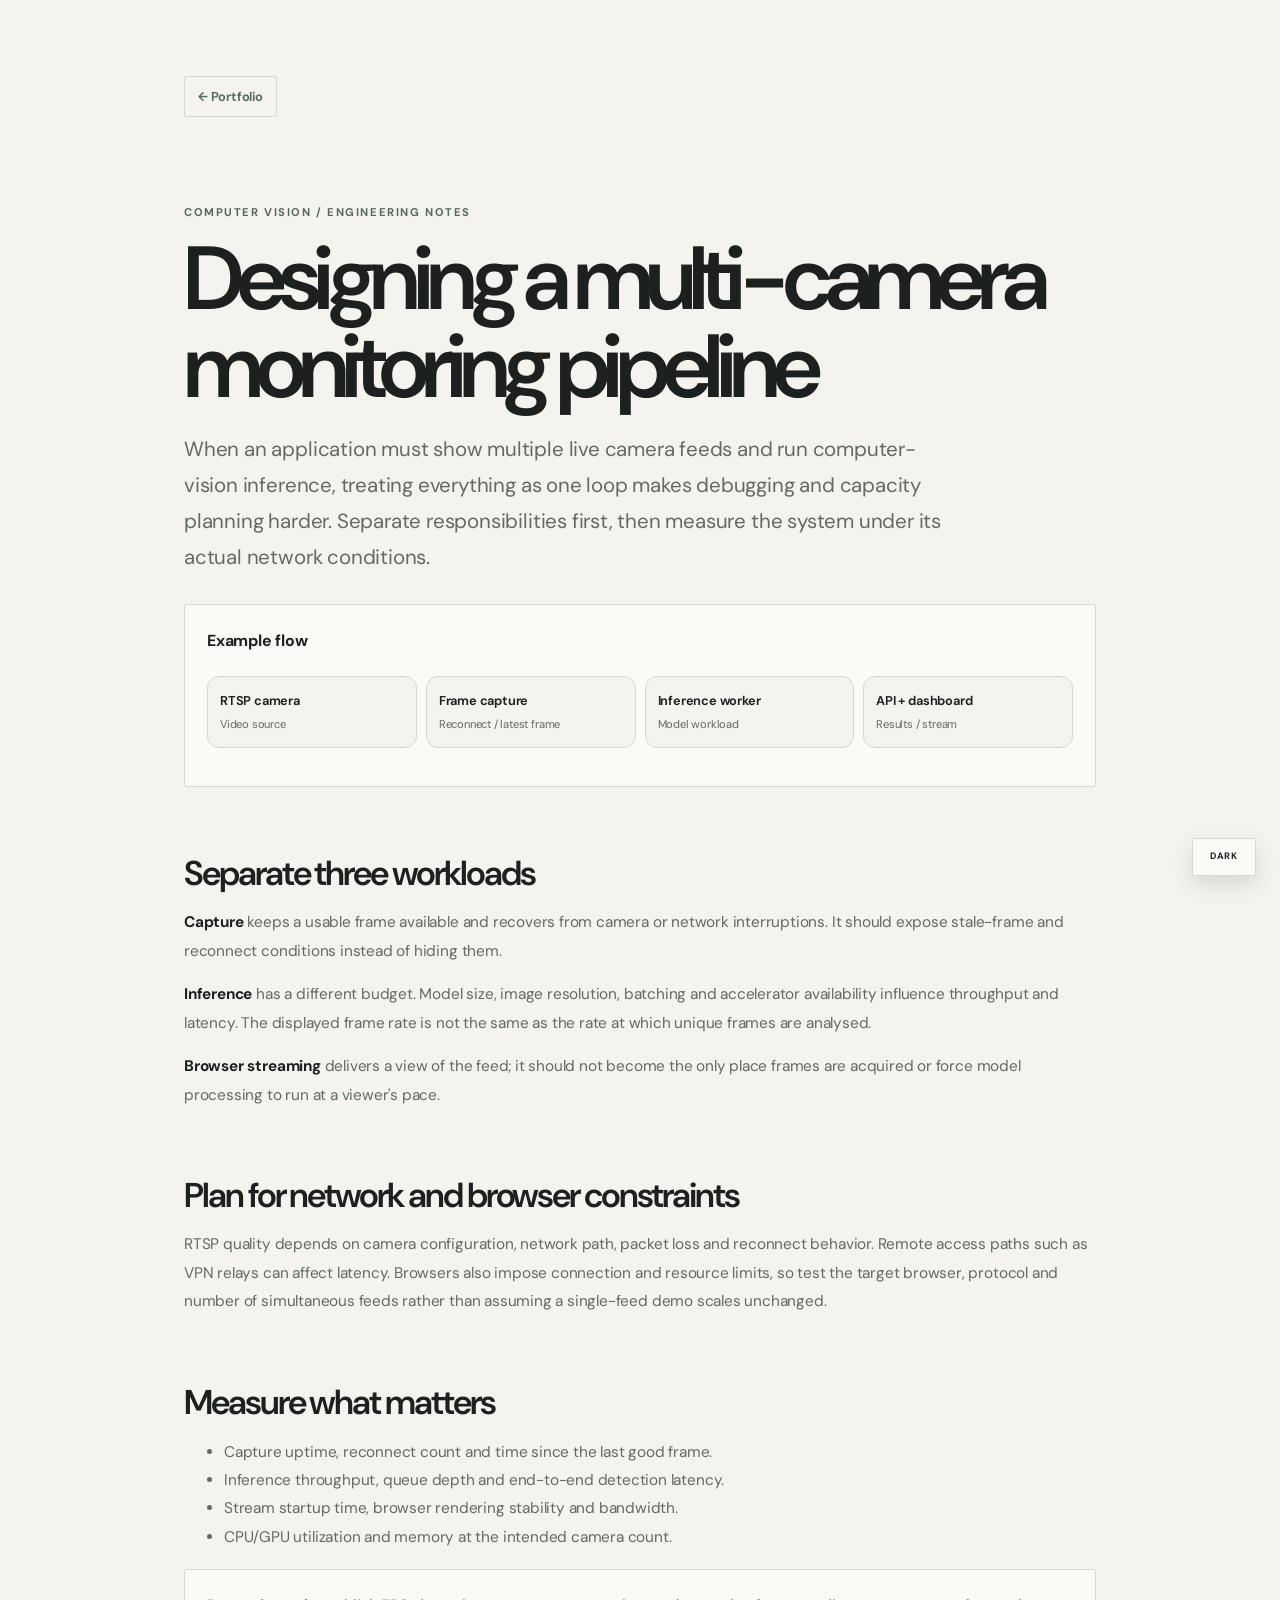
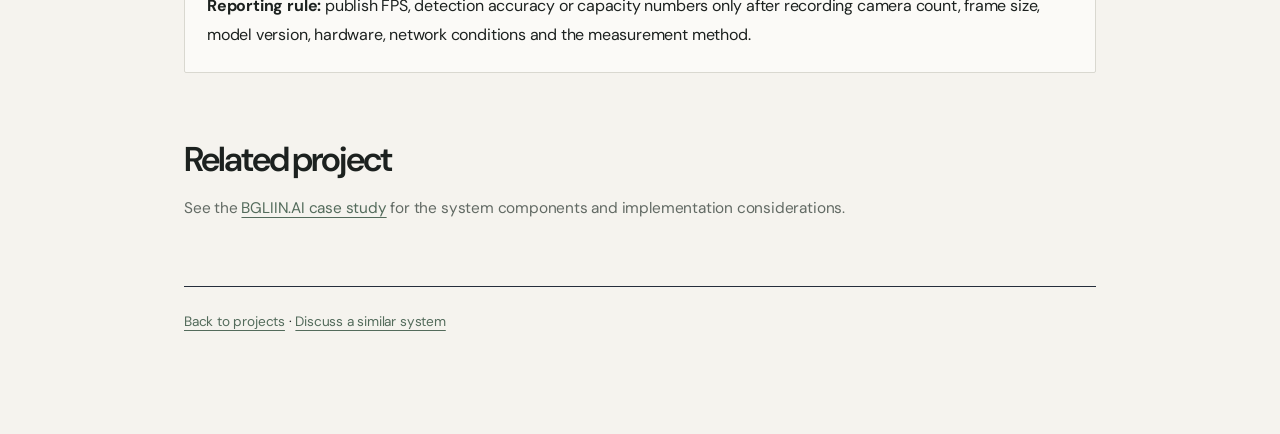
<file: articles/multi-camera-monitoring.html>
<!doctype html>
<html lang="en">
<head>
<meta charset="utf-8">
<!-- Google tag (gtm.js) -->
<script async src="https://www.googletagmanager.com/gtm.js?id=GTM-TT9Q7MHF"></script>
<script>
  window.dataLayer = window.dataLayer || [];
  function gtag(){dataLayer.push(arguments);}
  gtag('js', new Date());
</script>
<!-- End Google tag -->
<meta name="viewport" content="width=device-width,initial-scale=1">
<meta name="theme-color" content="#f5f3ee">
<title>Multi-Camera Monitoring Architecture | Engineering Notes by Aviral Goyal</title>
<meta name="description" content="Engineering notes on separating RTSP capture, computer-vision inference and browser streaming; includes reliability, network constraints and performance metrics to measure.">
<meta name="robots" content="index,follow">
<meta name="author" content="Aviral Goyal">
<meta name="referrer" content="strict-origin-when-cross-origin">
<link rel="canonical" href="https://aviral-goyal.netlify.app/articles/multi-camera-monitoring">
<meta property="og:type" content="article"><meta property="og:title" content="Designing a Multi-Camera Monitoring Pipeline"><meta property="og:description" content="Separate capture, video delivery and model inference to reason clearly about reliability and capacity."><meta property="og:url" content="https://aviral-goyal.netlify.app/articles/multi-camera-monitoring">
<meta name="twitter:card" content="summary_large_image">
<meta name="twitter:title" content="Multi-Camera Monitoring Architecture | Engineering Notes by Aviral Goyal">
<meta name="twitter:description" content="Engineering notes on separating RTSP capture, computer-vision inference and browser streaming; includes reliability, network constraints and performance metrics to measure.">
<meta property="og:site_name" content="Aviral Goyal">
<meta property="og:image" content="https://aviral-goyal.netlify.app/og-image.jpg">
<meta property="og:image:alt" content="Aviral Goyal portfolio — multi-camera monitoring architecture">
<meta name="twitter:image" content="https://aviral-goyal.netlify.app/og-image.jpg">
<style>:root {
  color-scheme:dark;
  --bg:#080a0f;
  --surface:#10151f;
  --border:#252d3b;
  --text:#f3f5f8;
  --muted:#a7b0bf;
  --cyan:#9edbd7
}
* {
  box-sizing:border-box
}
body {
  margin:0;
  background:var(--bg);
  color:var(--text);
  font:16px/1.8 Inter,ui-sans-serif,system-ui,-apple-system,"Segoe UI",sans-serif
}
main {
  max-width:860px;
  margin:auto;
  padding:clamp(28px,7vw,76px) 22px 90px
}
.back {
  display:inline-block;
  border:1px solid var(--border);
  border-radius:999px;
  padding:8px 14px;
  color:var(--text);
  text-decoration:none;
  font-weight:650
}
.eyebrow {
  font:600 .72rem/1.4 ui-monospace,monospace;
  letter-spacing:.14em;
  text-transform:uppercase;
  color:var(--cyan);
  margin-top:3.5rem
}
h1 {
  font-size:clamp(2.5rem,7vw,4.5rem);
  line-height:1.04;
  letter-spacing:-.055em;
  margin:.8rem 0 1.2rem
}
h2 {
  font-size:1.5rem;
  letter-spacing:-.03em;
  margin:2.6rem 0 .6rem
}
p,li {
  color:var(--muted)
}
.lead {
  font-size:1.18rem;
  max-width:740px
}
a {
  color:var(--cyan);
  text-underline-offset:4px
}
.callout {
  margin:1.6rem 0;
  padding:1.2rem 1.3rem;
  background:var(--surface);
  border:1px solid var(--border);
  border-radius:14px
}
.flow {
  display:flex;
  gap:.55rem;
  overflow:auto;
  padding:.4rem 0 1rem
}
.flow span {
  min-width:130px;
  padding:1rem;
  border:1px solid var(--border);
  border-radius:12px;
  background:var(--surface);
  font-size:.88rem
}
footer {
  margin-top:4rem;
  border-top:1px solid var(--border);
  padding-top:1.4rem;
  font-size:.85rem
}
@media(prefers-reduced-motion:reduce) {
  * {
    scroll-behavior:auto!important;
    animation:none!important;
    transition:none!important
  }
}

/* Phase 1: readable article layout on narrow screens. */
main {
  width: 100%;
  min-width: 0;
  overflow-wrap: anywhere;
}
pre,
table,
figure {
  max-width: 100%;
}
pre {
  overflow-x: auto;
  -webkit-overflow-scrolling: touch;
}
img,
svg,
video {
  max-width: 100%;
  height: auto;
}
h1,
h2,
h3 {
  text-wrap: balance;
  overflow-wrap: anywhere;
}
@media (max-width: 640px) {
  main {
    padding: 28px 16px 52px;
  }
  h1 {
    font-size: clamp(2rem, 9vw, 3.25rem);
  }
  h2 {
    font-size: clamp(1.3rem, 5.5vw, 1.8rem);
  }
  pre {
    font-size: .82rem;
  }
}

</style>

<script type="application/ld+json">
{"@context":"https://schema.org","@type":"TechArticle","headline":"Designing a multi-camera monitoring pipeline","name":"Designing a multi-camera monitoring pipeline","description":"Engineering notes on separating RTSP capture, computer-vision inference and browser streaming; includes reliability, network constraints and performance metrics to measure.","url":"https://aviral-goyal.netlify.app/articles/multi-camera-monitoring","author":{"@type":"Person","name":"Aviral Goyal","url":"https://aviral-goyal.netlify.app/"},"inLanguage":"en"}
</script>
  <link rel="icon" type="image/svg+xml" href="/favicon.svg">
<link rel="preconnect" href="https://fonts.googleapis.com">
<link rel="preconnect" href="https://fonts.gstatic.com" crossorigin>
<link href="https://fonts.googleapis.com/css2?family=DM+Sans:wght@400;500;600;700&display=swap" rel="stylesheet">
<link rel="stylesheet" href="/case-study.css">
</head>
<body>
<script>
try {
  if (localStorage.getItem("theme") === "dark") document.body.classList.add("dark");
} catch (error) {}
</script>
<div class="reading-progress" aria-hidden="true"><span></span></div>
<a class="skip-link" href="#main-content">Skip to content</a>
<button class="mode-toggle" id="modeToggle" type="button" title="Toggle theme" aria-label="Switch to dark theme" aria-pressed="false">DARK</button>
<main id="main-content">
<a class="back" href="/">← Portfolio</a>
<div class="eyebrow">Computer vision / Engineering notes</div>
<h1>Designing a multi-camera monitoring pipeline</h1>
<p class="lead">When an application must show multiple live camera feeds and run computer-vision inference, treating everything as one loop makes debugging and capacity planning harder. Separate responsibilities first, then measure the system under its actual network conditions.</p>
<div class="callout"><strong>Example flow</strong><div class="flow" aria-label="Camera to browser and inference pipeline"><span>RTSP camera<br><small>Video source</small></span><span>Frame capture<br><small>Reconnect / latest frame</small></span><span>Inference worker<br><small>Model workload</small></span><span>API + dashboard<br><small>Results / stream</small></span></div></div>
<h2>Separate three workloads</h2>
<p><strong>Capture</strong> keeps a usable frame available and recovers from camera or network interruptions. It should expose stale-frame and reconnect conditions instead of hiding them.</p>
<p><strong>Inference</strong> has a different budget. Model size, image resolution, batching and accelerator availability influence throughput and latency. The displayed frame rate is not the same as the rate at which unique frames are analysed.</p>
<p><strong>Browser streaming</strong> delivers a view of the feed; it should not become the only place frames are acquired or force model processing to run at a viewer's pace.</p>
<h2>Plan for network and browser constraints</h2>
<p>RTSP quality depends on camera configuration, network path, packet loss and reconnect behavior. Remote access paths such as VPN relays can affect latency. Browsers also impose connection and resource limits, so test the target browser, protocol and number of simultaneous feeds rather than assuming a single-feed demo scales unchanged.</p>
<h2>Measure what matters</h2>
<ul><li>Capture uptime, reconnect count and time since the last good frame.</li><li>Inference throughput, queue depth and end-to-end detection latency.</li><li>Stream startup time, browser rendering stability and bandwidth.</li><li>CPU/GPU utilization and memory at the intended camera count.</li></ul>
<div class="callout"><strong>Reporting rule:</strong> publish FPS, detection accuracy or capacity numbers only after recording camera count, frame size, model version, hardware, network conditions and the measurement method.</div>
<h2>Related project</h2><p>See the <a href="/projects/bgliin-ai">BGLIIN.AI case study</a> for the system components and implementation considerations.</p>
<footer><a href="/projects/">Back to projects</a> · <a href="/contact/">Discuss a similar system</a></footer>
</main>
<a class="to-top" href="#main-content" aria-label="Back to top"><svg viewBox="0 0 24 24" width="18" height="18" fill="none" stroke="currentColor" stroke-width="2" stroke-linecap="round" stroke-linejoin="round"><path d="M12 19V5"/><path d="m5 12 7-7 7 7"/></svg></a>
<script>
(() => {
  const themeToggle = document.getElementById("modeToggle");
  const themeColorMeta = document.querySelector('meta[name="theme-color"]');

  function syncThemeToggle() {
    const isDark = document.body.classList.contains("dark");
    themeToggle.textContent = isDark ? "LIGHT" : "DARK";
    themeToggle.setAttribute("aria-label", isDark ? "Switch to light theme" : "Switch to dark theme");
    themeToggle.setAttribute("aria-pressed", String(isDark));
    if (themeColorMeta) {
      themeColorMeta.setAttribute("content", isDark ? "#121714" : "#f5f3ee");
    }
  }

  themeToggle.addEventListener("click", () => {
    document.body.classList.toggle("dark");
    try {
      localStorage.setItem("theme", document.body.classList.contains("dark") ? "dark" : "light");
    } catch (error) {}
    syncThemeToggle();
  });

  syncThemeToggle();
})();
</script>
</body></html>
</file>
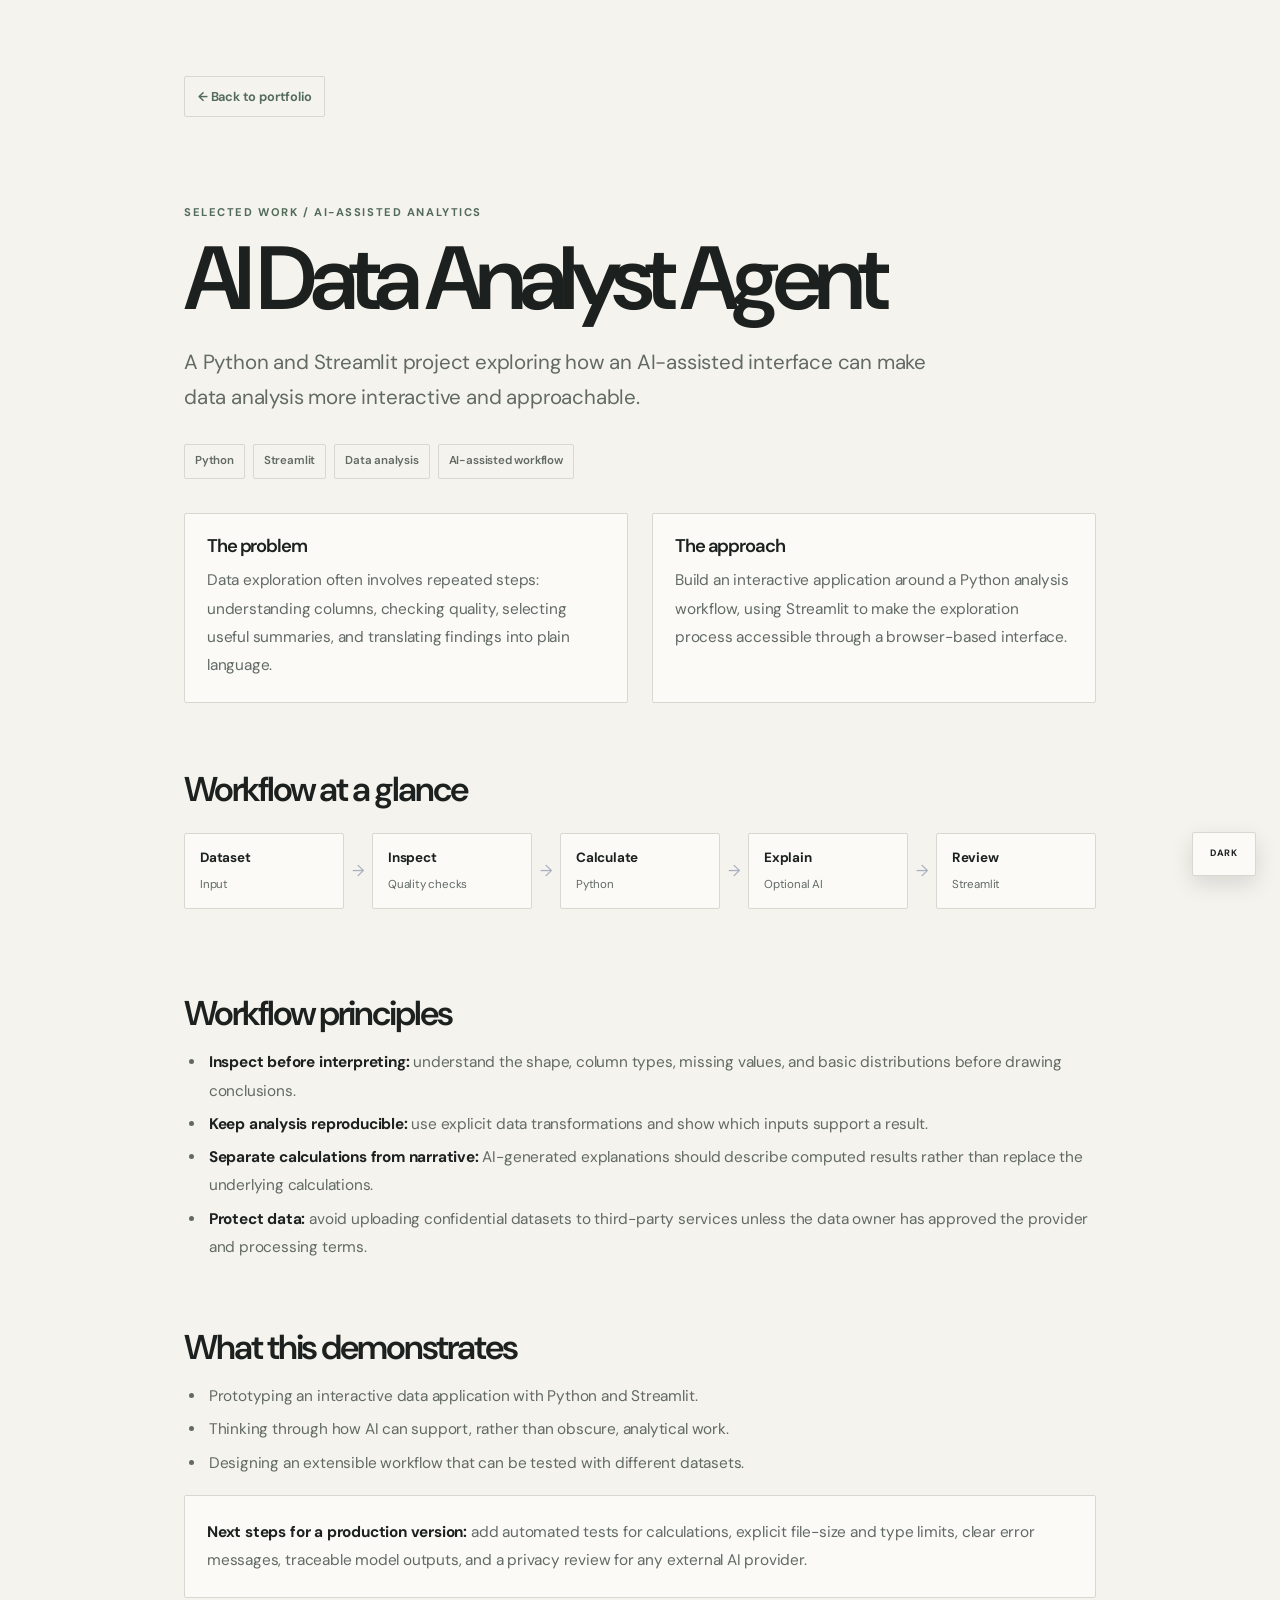
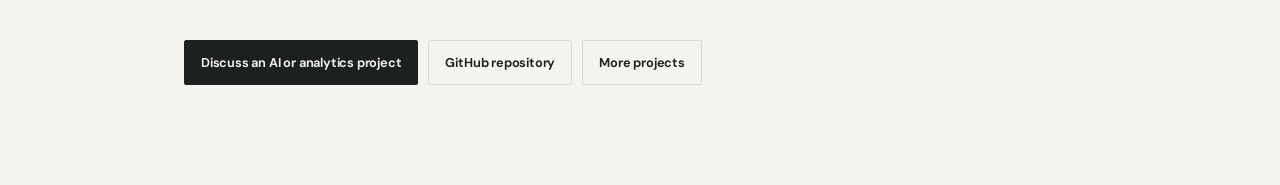
<file: projects/ai-data-analyst-agent.html>
<!DOCTYPE html>
<html lang="en">
<head>
<meta charset="UTF-8">
<!-- Google tag (gtm.js) -->
<script async src="https://www.googletagmanager.com/gtm.js?id=GTM-TT9Q7MHF"></script>
<script>
  window.dataLayer = window.dataLayer || [];
  function gtag(){dataLayer.push(arguments);}
  gtag('js', new Date());
</script>
<!-- End Google tag -->
<meta name="viewport" content="width=device-width, initial-scale=1">
<meta name="theme-color" content="#f5f3ee">
<title>AI Data Analyst Agent | Python, Streamlit &amp; AI-Assisted Analytics</title>
<meta name="description" content="A Python and Streamlit case study exploring interactive data inspection, reproducible calculations and optional AI-assisted explanations.">
<meta name="robots" content="index,follow">
<meta name="author" content="Aviral Goyal">
<meta name="referrer" content="strict-origin-when-cross-origin">
<link rel="canonical" href="https://aviral-goyal.netlify.app/projects/ai-data-analyst-agent">
<meta property="og:type" content="article">
<meta property="og:title" content="AI Data Analyst Agent | Python and Streamlit">
<meta property="og:description" content="A practical look at making data exploration interactive while keeping calculations traceable and data privacy in view.">
<meta property="og:url" content="https://aviral-goyal.netlify.app/projects/ai-data-analyst-agent">
<meta property="og:site_name" content="Aviral Goyal">
<meta property="og:image" content="https://aviral-goyal.netlify.app/og-image.jpg">
<meta property="og:image:width" content="1200">
<meta property="og:image:height" content="630">
<meta name="twitter:card" content="summary_large_image">
<meta name="twitter:title" content="AI Data Analyst Agent | Python, Streamlit &amp; AI-Assisted Analytics">
<meta name="twitter:description" content="A Python and Streamlit case study exploring interactive data inspection, reproducible calculations and optional AI-assisted explanations.">
<meta name="twitter:image" content="https://aviral-goyal.netlify.app/og-image.jpg">
<style>:root {
  color-scheme:dark;
  --bg:#050810;
  --surface:#0f1830;
  --border:#1a2a50;
  --text:#e8eeff;
  --muted:#9aa9d0;
  --blue:#60a5fa;
  --cyan:#67e8f9
}
* {
  box-sizing:border-box
}
body {
  margin:0;
  background:radial-gradient(ellipse at top right,#111c3b 0,transparent 50%),var(--bg);
  color:var(--text);
  font:16px/1.7 system-ui,-apple-system,Segoe UI,sans-serif
}
main {
  max-width:920px;
  margin:auto;
  padding:56px 22px 80px
}
.back {
  color:var(--cyan);
  text-decoration:none
}
.eyebrow {
  margin-top:56px;
  color:var(--cyan);
  font:12px ui-monospace,monospace;
  letter-spacing:.16em;
  text-transform:uppercase
}
h1 {
  font-size:clamp(2.2rem,6vw,4rem);
  line-height:1.08;
  letter-spacing:-.04em;
  margin:.7rem 0 1rem
}
h2 {
  font-size:1.35rem;
  margin:2.2rem 0 .5rem
}
p,li {
  color:var(--muted)
}
.lead {
  font-size:1.15rem;
  max-width:760px
}
.chips {
  display:flex;
  gap:8px;
  flex-wrap:wrap;
  margin:24px 0
}
.chips span {
  border:1px solid var(--border);
  background:var(--surface);
  padding:6px 10px;
  border-radius:8px;
  color:var(--text);
  font-size:.8rem
}
.panel {
  border:1px solid var(--border);
  background:rgba(15,24,48,.72);
  border-radius:16px;
  padding:22px;
  margin-top:16px
}
.grid {
  display:grid;
  grid-template-columns:repeat(2,minmax(0,1fr));
  gap:14px
}
.actions {
  display:flex;
  flex-wrap:wrap;
  gap:12px;
  margin-top:32px
}
.btn {
  display:inline-block;
  padding:11px 16px;
  border:1px solid var(--border);
  border-radius:10px;
  text-decoration:none;
  color:var(--text)
}
.btn.primary {
  background:#2563eb;
  border-color:#2563eb
}
@media(max-width:620px) {
  main {
    padding:28px 18px 56px
  }
  .grid {
    grid-template-columns:1fr
  }
  .eyebrow {
    margin-top:38px
  }
}
/* Premium portfolio visual system */
:root {
  color-scheme:dark;
  --bg:#080a0f;
  --surface:#111720;
  --border:#28313e;
  --text:#f3f5f8;
  --muted:#a7b0bf;
  --blue:#a9c2e8;
  --cyan:#9edbd7
}
* {
  box-sizing:border-box
}
html {
  scroll-behavior:smooth;
  scroll-padding-top:2rem
}
body {
  background:radial-gradient(ellipse at 80% 0%,rgba(114,133,167,.12),transparent 36%),var(--bg);
  color:var(--text);
  font:16px/1.8 Inter,ui-sans-serif,system-ui,-apple-system,BlinkMacSystemFont,"Segoe UI",sans-serif;
  letter-spacing:-.008em
}
main {
  max-width:980px;
  padding:clamp(28px,6vw,76px) clamp(20px,4vw,36px) 90px
}
.back {
  display:inline-flex;
  align-items:center;
  gap:.5rem;
  color:var(--cyan);
  font-size:.9rem;
  font-weight:600;
  text-decoration:none;
  border:1px solid var(--border);
  border-radius:999px;
  padding:8px 14px;
  transition:background .2s,border-color .2s
}
.back:hover {
  background:#141c27;
  border-color:#53657a
}
.eyebrow {
  margin-top:clamp(44px,7vw,78px);
  color:var(--cyan);
  font:600 .72rem/1.4 ui-monospace,SFMono-Regular,Consolas,monospace;
  letter-spacing:.16em
}
h1 {
  font-size:clamp(2.5rem,7vw,5rem);
  line-height:1.02;
  letter-spacing:-.065em;
  font-weight:700;
  max-width:850px;
  margin:1rem 0 1.4rem
}
.lead,.intro,.summary {
  font-size:clamp(1.05rem,2vw,1.25rem);
  line-height:1.8;
  color:var(--muted);
  max-width:760px
}
h2 {
  font-size:clamp(1.45rem,3vw,2rem);
  line-height:1.2;
  letter-spacing:-.04em;
  margin:3rem 0 1rem
}
h3 {
  font-size:1.08rem;
  letter-spacing:-.02em;
  margin:1.5rem 0 .5rem
}
p,li {
  color:#b3bdcb
}
a {
  color:var(--cyan);
  text-underline-offset:4px
}
a:focus-visible {
  outline:2px solid var(--cyan);
  outline-offset:4px;
  border-radius:4px
}
ul,ol {
  padding-left:1.35rem
}
li {
  padding-left:.2rem;
  margin:.3rem 0
}
section,.panel,.callout,.metric,.stack,.architecture,.result,.takeaway {
  border-color:var(--border)
}
pre,code {
  font-size:.88em
}
pre {
  overflow:auto;
  padding:1rem;
  background:#0d121a;
  border:1px solid var(--border);
  border-radius:12px
}
hr {
  border:0;
  border-top:1px solid var(--border);
  margin:2.5rem 0
}
@media(max-width:600px) {
  main {
    padding-left:20px;
    padding-right:20px
  }
  .eyebrow {
    margin-top:42px
  }
  h2 {
    margin-top:2.3rem
  }
}
@media(prefers-reduced-motion:reduce) {
  html {
    scroll-behavior:auto
  }
  *,*::before,*::after {
    animation-duration:.01ms!important;
    transition-duration:.01ms!important
  }
}

/* Phase 1: compact card headings and resilient small-screen layout. */
.panel > h2:first-child,
.grid > .panel > h2:first-child {
  margin-top: 0;
}
.panel > :last-child {
  margin-bottom: 0;
}
.grid,
.panel,
main,
.actions,
.chips {
  min-width: 0;
}
.grid > * {
  min-width: 0;
}
main {
  width: 100%;
  overflow-wrap: anywhere;
}
.architecture-case,
pre,
table {
  max-width: 100%;
}
.architecture-case {
  overscroll-behavior-inline: contain;
}
pre {
  overflow-x: auto;
  -webkit-overflow-scrolling: touch;
}
@media (max-width: 640px) {
  main {
    padding: 28px 16px 52px;
  }
  h1 {
    font-size: clamp(2rem, 9vw, 3.25rem);
    line-height: 1.08;
    overflow-wrap: anywhere;
  }
  h2 {
    font-size: clamp(1.3rem, 5.5vw, 1.8rem);
    line-height: 1.2;
    margin-top: 2rem;
    text-wrap: balance;
  }
  .panel {
    padding: 16px;
    border-radius: 14px;
  }
  .grid {
    grid-template-columns: minmax(0, 1fr);
  }
  .actions {
    gap: 10px;
  }
  .btn {
    max-width: 100%;
    white-space: normal;
    text-align: center;
  }
  .architecture-case {
    padding-bottom: .75rem;
  }
}

</style>
  <link rel="stylesheet" href="/portfolio-refresh.css">

<script type="application/ld+json">
{"@context":"https://schema.org","@graph":[{"@type":"TechArticle","headline":"AI Data Analyst Agent","name":"AI Data Analyst Agent","description":"A Python and Streamlit case study exploring interactive data inspection, reproducible calculations and optional AI-assisted explanations.","url":"https://aviral-goyal.netlify.app/projects/ai-data-analyst-agent","mainEntityOfPage":"https://aviral-goyal.netlify.app/projects/ai-data-analyst-agent","inLanguage":"en","author":{"@type":"Person","name":"Aviral Goyal","url":"https://aviral-goyal.netlify.app/"},"publisher":{"@type":"Person","name":"Aviral Goyal","url":"https://aviral-goyal.netlify.app/"}},{"@type":"BreadcrumbList","itemListElement":[{"@type":"ListItem","position":1,"name":"Home","item":"https://aviral-goyal.netlify.app/"},{"@type":"ListItem","position":2,"name":"Projects","item":"https://aviral-goyal.netlify.app/projects/"},{"@type":"ListItem","position":3,"name":"AI Data Analyst Agent","item":"https://aviral-goyal.netlify.app/projects/ai-data-analyst-agent"}]}]}
</script>
  <link rel="icon" type="image/svg+xml" href="/favicon.svg">
<link rel="preconnect" href="https://fonts.googleapis.com">
<link rel="preconnect" href="https://fonts.gstatic.com" crossorigin>
<link href="https://fonts.googleapis.com/css2?family=DM+Sans:wght@400;500;600;700&display=swap" rel="stylesheet">
<link rel="stylesheet" href="/case-study.css">
</head>
<body>
<script>
try {
  if (localStorage.getItem("theme") === "dark") document.body.classList.add("dark");
} catch (error) {}
</script>
<div class="reading-progress" aria-hidden="true"><span></span></div>
<a class="skip-link" href="#main-content">Skip to content</a>
<button class="mode-toggle" id="modeToggle" type="button" title="Toggle theme" aria-label="Switch to dark theme" aria-pressed="false">DARK</button>
<main id="main-content">
<a class="back" href="/">← Back to portfolio</a>
<div class="eyebrow">Selected work / AI-assisted analytics</div>
<h1>AI Data Analyst Agent</h1>
<p class="lead">A Python and Streamlit project exploring how an AI-assisted interface can make data analysis more interactive and approachable.</p>
<div class="chips"><span>Python</span><span>Streamlit</span><span>Data analysis</span><span>AI-assisted workflow</span></div>
<div class="grid">
<section class="panel"><h2>The problem</h2><p>Data exploration often involves repeated steps: understanding columns, checking quality, selecting useful summaries, and translating findings into plain language.</p></section>
<section class="panel"><h2>The approach</h2><p>Build an interactive application around a Python analysis workflow, using Streamlit to make the exploration process accessible through a browser-based interface.</p></section>
</div>
<h2>Workflow at a glance</h2>
<div class="architecture-scroll">
<div class="architecture-case" aria-label="Data analysis workflow">
<div>Dataset <small>Input</small></div><span aria-hidden="true">→</span><div>Inspect <small>Quality checks</small></div><span aria-hidden="true">→</span><div>Calculate <small>Python</small></div><span aria-hidden="true">→</span><div>Explain <small>Optional AI</small></div><span aria-hidden="true">→</span><div>Review <small>Streamlit</small></div>
</div>
</div>
<h2>Workflow principles</h2>
<ul>
<li><strong>Inspect before interpreting:</strong> understand the shape, column types, missing values, and basic distributions before drawing conclusions.</li>
<li><strong>Keep analysis reproducible:</strong> use explicit data transformations and show which inputs support a result.</li>
<li><strong>Separate calculations from narrative:</strong> AI-generated explanations should describe computed results rather than replace the underlying calculations.</li>
<li><strong>Protect data:</strong> avoid uploading confidential datasets to third-party services unless the data owner has approved the provider and processing terms.</li>
</ul>
<h2>What this demonstrates</h2>
<ul><li>Prototyping an interactive data application with Python and Streamlit.</li><li>Thinking through how AI can support, rather than obscure, analytical work.</li><li>Designing an extensible workflow that can be tested with different datasets.</li></ul>
<div class="panel"><p><strong>Next steps for a production version:</strong> add automated tests for calculations, explicit file-size and type limits, clear error messages, traceable model outputs, and a privacy review for any external AI provider.</p></div>
<div class="actions"><a class="btn primary" href="/contact/">Discuss an AI or analytics project</a><a class="btn" href="https://github.com/avviiiral/AI-Data-Analyst-Agent_v1" target="_blank" rel="noopener noreferrer">GitHub repository</a><a class="btn" href="/projects/">More projects</a></div>
</main>
<a class="to-top" href="#main-content" aria-label="Back to top"><svg viewBox="0 0 24 24" width="18" height="18" fill="none" stroke="currentColor" stroke-width="2" stroke-linecap="round" stroke-linejoin="round"><path d="M12 19V5"/><path d="m5 12 7-7 7 7"/></svg></a>
<script>
(() => {
  const themeToggle = document.getElementById("modeToggle");
  const themeColorMeta = document.querySelector('meta[name="theme-color"]');

  function syncThemeToggle() {
    const isDark = document.body.classList.contains("dark");
    themeToggle.textContent = isDark ? "LIGHT" : "DARK";
    themeToggle.setAttribute("aria-label", isDark ? "Switch to light theme" : "Switch to dark theme");
    themeToggle.setAttribute("aria-pressed", String(isDark));
    if (themeColorMeta) {
      themeColorMeta.setAttribute("content", isDark ? "#121714" : "#f5f3ee");
    }
  }

  themeToggle.addEventListener("click", () => {
    document.body.classList.toggle("dark");
    try {
      localStorage.setItem("theme", document.body.classList.contains("dark") ? "dark" : "light");
    } catch (error) {}
    syncThemeToggle();
  });

  syncThemeToggle();
})();
</script>
</body></html>
</file>
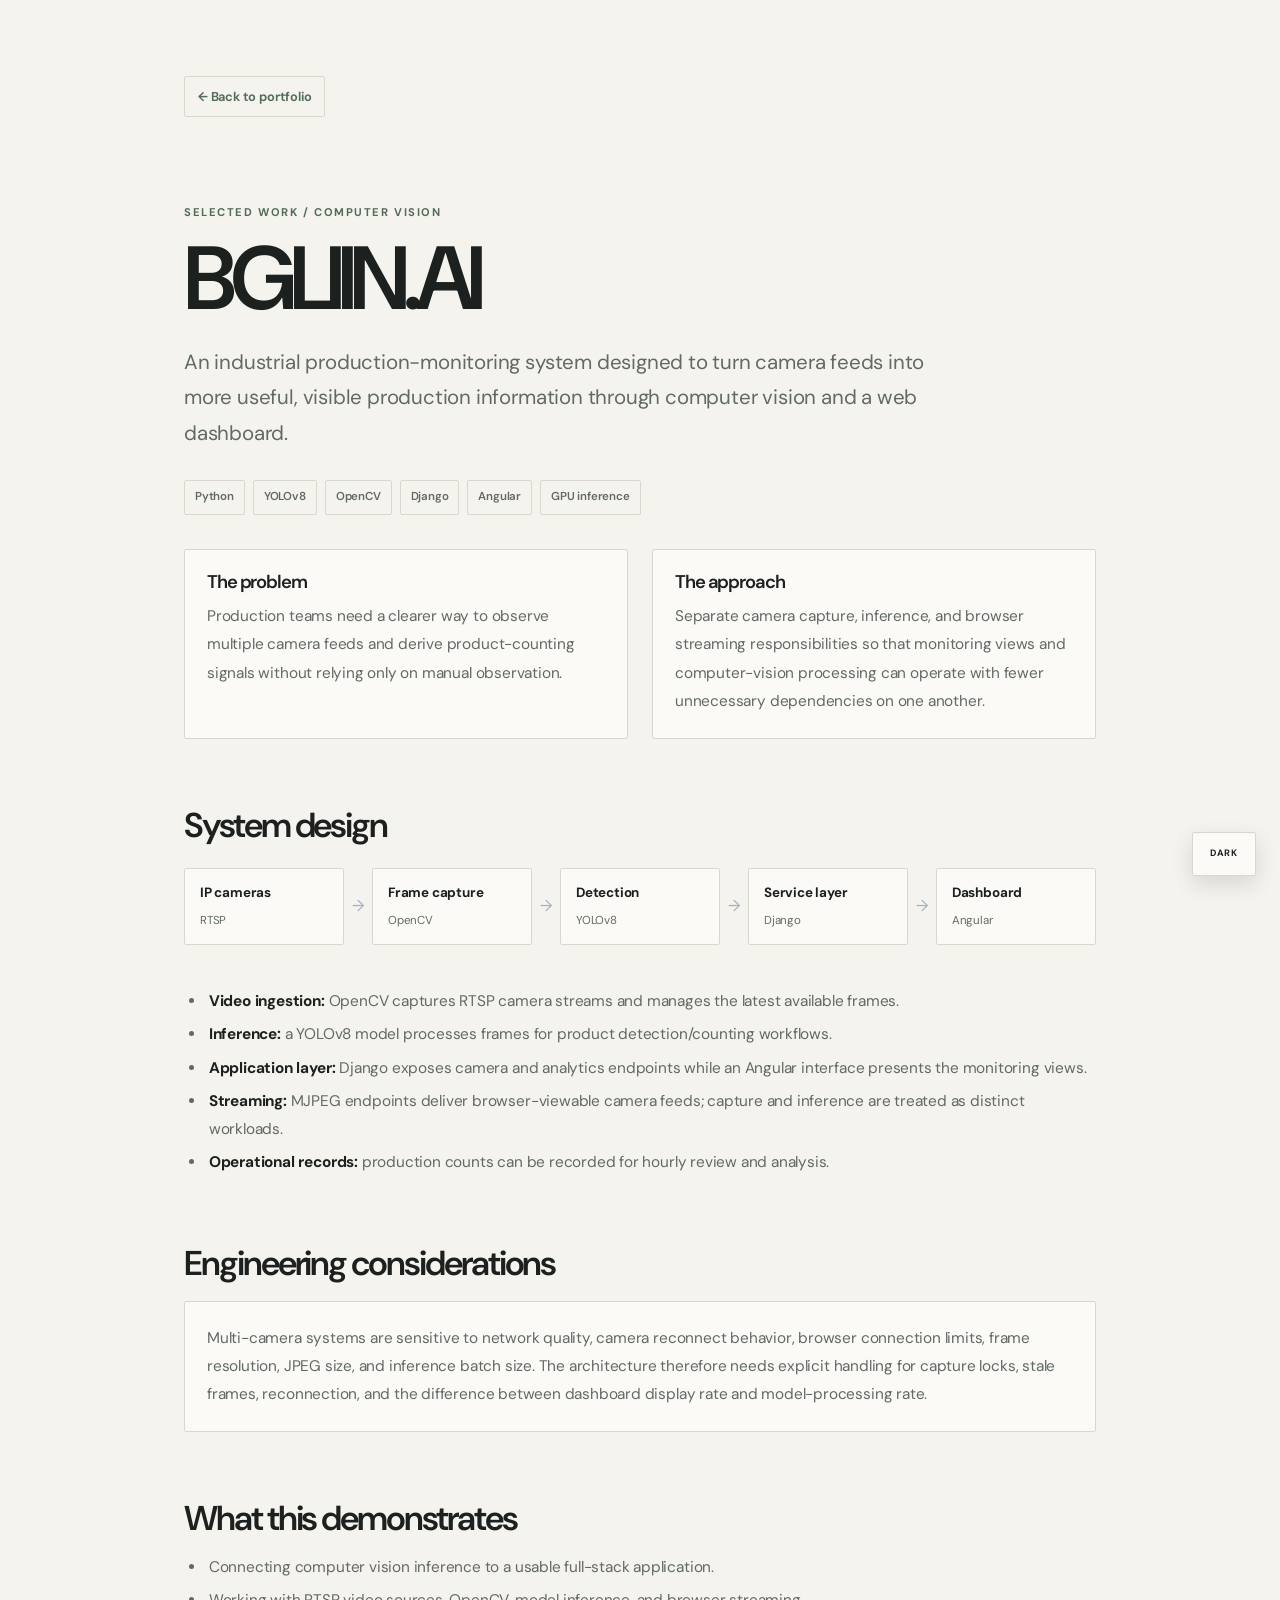
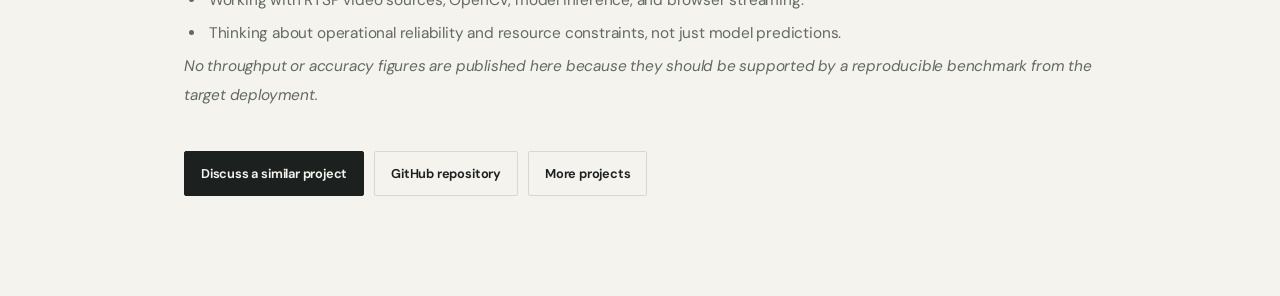
<file: projects/bgliin-ai.html>
<!DOCTYPE html>
<html lang="en">
<head>
<meta charset="UTF-8">
<!-- Google tag (gtm.js) -->
<script async src="https://www.googletagmanager.com/gtm.js?id=GTM-TT9Q7MHF"></script>
<script>
  window.dataLayer = window.dataLayer || [];
  function gtag(){dataLayer.push(arguments);}
  gtag('js', new Date());
</script>
<!-- End Google tag -->
<meta name="viewport" content="width=device-width, initial-scale=1">
<meta name="theme-color" content="#f5f3ee">
<title>BGLIIN.AI | Industrial Computer Vision &amp; Production Monitoring</title>
<meta name="description" content="Explore BGLIIN.AI, an industrial production-monitoring case study using RTSP camera capture, YOLOv8, OpenCV, Django APIs and an Angular dashboard.">
<meta name="robots" content="index,follow">
<meta name="author" content="Aviral Goyal">
<meta name="referrer" content="strict-origin-when-cross-origin">
<link rel="canonical" href="https://aviral-goyal.netlify.app/projects/bgliin-ai">
<meta property="og:type" content="article">
<meta property="og:title" content="BGLIIN.AI | Industrial Computer Vision Case Study">
<meta property="og:description" content="Camera ingestion, YOLOv8 inference, Django services and a monitoring dashboard in an industrial vision workflow.">
<meta property="og:url" content="https://aviral-goyal.netlify.app/projects/bgliin-ai">
<meta property="og:site_name" content="Aviral Goyal">
<meta property="og:image" content="https://aviral-goyal.netlify.app/og-image.jpg">
<meta property="og:image:width" content="1200">
<meta property="og:image:height" content="630">
<meta name="twitter:card" content="summary_large_image">
<meta name="twitter:title" content="BGLIIN.AI | Industrial Computer Vision &amp; Production Monitoring">
<meta name="twitter:description" content="Explore BGLIIN.AI, an industrial production-monitoring case study using RTSP camera capture, YOLOv8, OpenCV, Django APIs and an Angular dashboard.">
<meta name="twitter:image" content="https://aviral-goyal.netlify.app/og-image.jpg">
<style>:root {
  color-scheme:dark;
  --bg:#050810;
  --surface:#0f1830;
  --border:#1a2a50;
  --text:#e8eeff;
  --muted:#9aa9d0;
  --blue:#60a5fa;
  --cyan:#67e8f9
}
* {
  box-sizing:border-box
}
body {
  margin:0;
  background:radial-gradient(ellipse at top right,#111c3b 0,transparent 50%),var(--bg);
  color:var(--text);
  font:16px/1.7 system-ui,-apple-system,Segoe UI,sans-serif
}
main {
  max-width:920px;
  margin:auto;
  padding:56px 22px 80px
}
.back {
  color:var(--cyan);
  text-decoration:none
}
.eyebrow {
  margin-top:56px;
  color:var(--cyan);
  font:12px ui-monospace,monospace;
  letter-spacing:.16em;
  text-transform:uppercase
}
h1 {
  font-size:clamp(2.2rem,6vw,4rem);
  line-height:1.08;
  letter-spacing:-.04em;
  margin:.7rem 0 1rem
}
h2 {
  font-size:1.35rem;
  margin:2.2rem 0 .5rem
}
p,li {
  color:var(--muted)
}
.lead {
  font-size:1.15rem;
  max-width:760px
}
.chips {
  display:flex;
  gap:8px;
  flex-wrap:wrap;
  margin:24px 0
}
.chips span {
  border:1px solid var(--border);
  background:var(--surface);
  padding:6px 10px;
  border-radius:8px;
  color:var(--text);
  font-size:.8rem
}
.panel {
  border:1px solid var(--border);
  background:rgba(15,24,48,.72);
  border-radius:16px;
  padding:22px;
  margin-top:16px
}
.grid {
  display:grid;
  grid-template-columns:repeat(2,minmax(0,1fr));
  gap:14px
}
.actions {
  display:flex;
  flex-wrap:wrap;
  gap:12px;
  margin-top:32px
}
.btn {
  display:inline-block;
  padding:11px 16px;
  border:1px solid var(--border);
  border-radius:10px;
  text-decoration:none;
  color:var(--text)
}
.btn.primary {
  background:#2563eb;
  border-color:#2563eb
}
@media(max-width:620px) {
  main {
    padding:28px 18px 56px
  }
  .grid {
    grid-template-columns:1fr
  }
  .eyebrow {
    margin-top:38px
  }
}
/* Premium portfolio visual system */
:root {
  color-scheme:dark;
  --bg:#080a0f;
  --surface:#111720;
  --border:#28313e;
  --text:#f3f5f8;
  --muted:#a7b0bf;
  --blue:#a9c2e8;
  --cyan:#9edbd7
}
* {
  box-sizing:border-box
}
html {
  scroll-behavior:smooth;
  scroll-padding-top:2rem
}
body {
  background:radial-gradient(ellipse at 80% 0%,rgba(114,133,167,.12),transparent 36%),var(--bg);
  color:var(--text);
  font:16px/1.8 Inter,ui-sans-serif,system-ui,-apple-system,BlinkMacSystemFont,"Segoe UI",sans-serif;
  letter-spacing:-.008em
}
main {
  max-width:980px;
  padding:clamp(28px,6vw,76px) clamp(20px,4vw,36px) 90px
}
.back {
  display:inline-flex;
  align-items:center;
  gap:.5rem;
  color:var(--cyan);
  font-size:.9rem;
  font-weight:600;
  text-decoration:none;
  border:1px solid var(--border);
  border-radius:999px;
  padding:8px 14px;
  transition:background .2s,border-color .2s
}
.back:hover {
  background:#141c27;
  border-color:#53657a
}
.eyebrow {
  margin-top:clamp(44px,7vw,78px);
  color:var(--cyan);
  font:600 .72rem/1.4 ui-monospace,SFMono-Regular,Consolas,monospace;
  letter-spacing:.16em
}
h1 {
  font-size:clamp(2.5rem,7vw,5rem);
  line-height:1.02;
  letter-spacing:-.065em;
  font-weight:700;
  max-width:850px;
  margin:1rem 0 1.4rem
}
.lead,.intro,.summary {
  font-size:clamp(1.05rem,2vw,1.25rem);
  line-height:1.8;
  color:var(--muted);
  max-width:760px
}
h2 {
  font-size:clamp(1.45rem,3vw,2rem);
  line-height:1.2;
  letter-spacing:-.04em;
  margin:3rem 0 1rem
}
h3 {
  font-size:1.08rem;
  letter-spacing:-.02em;
  margin:1.5rem 0 .5rem
}
p,li {
  color:#b3bdcb
}
a {
  color:var(--cyan);
  text-underline-offset:4px
}
a:focus-visible {
  outline:2px solid var(--cyan);
  outline-offset:4px;
  border-radius:4px
}
ul,ol {
  padding-left:1.35rem
}
li {
  padding-left:.2rem;
  margin:.3rem 0
}
section,.panel,.callout,.metric,.stack,.architecture,.result,.takeaway {
  border-color:var(--border)
}
pre,code {
  font-size:.88em
}
pre {
  overflow:auto;
  padding:1rem;
  background:#0d121a;
  border:1px solid var(--border);
  border-radius:12px
}
hr {
  border:0;
  border-top:1px solid var(--border);
  margin:2.5rem 0
}
@media(max-width:600px) {
  main {
    padding-left:20px;
    padding-right:20px
  }
  .eyebrow {
    margin-top:42px
  }
  h2 {
    margin-top:2.3rem
  }
}
@media(prefers-reduced-motion:reduce) {
  html {
    scroll-behavior:auto
  }
  *,*::before,*::after {
    animation-duration:.01ms!important;
    transition-duration:.01ms!important
  }
}

/* Phase 1: compact card headings and resilient small-screen layout. */
.panel > h2:first-child,
.grid > .panel > h2:first-child {
  margin-top: 0;
}
.panel > :last-child {
  margin-bottom: 0;
}
.grid,
.panel,
main,
.actions,
.chips {
  min-width: 0;
}
.grid > * {
  min-width: 0;
}
main {
  width: 100%;
  overflow-wrap: anywhere;
}
.architecture-case,
pre,
table {
  max-width: 100%;
}
.architecture-case {
  overscroll-behavior-inline: contain;
}
pre {
  overflow-x: auto;
  -webkit-overflow-scrolling: touch;
}
@media (max-width: 640px) {
  main {
    padding: 28px 16px 52px;
  }
  h1 {
    font-size: clamp(2rem, 9vw, 3.25rem);
    line-height: 1.08;
    overflow-wrap: anywhere;
  }
  h2 {
    font-size: clamp(1.3rem, 5.5vw, 1.8rem);
    line-height: 1.2;
    margin-top: 2rem;
    text-wrap: balance;
  }
  .panel {
    padding: 16px;
    border-radius: 14px;
  }
  .grid {
    grid-template-columns: minmax(0, 1fr);
  }
  .actions {
    gap: 10px;
  }
  .btn {
    max-width: 100%;
    white-space: normal;
    text-align: center;
  }
  .architecture-case {
    padding-bottom: .75rem;
  }
}

</style>
  <link rel="stylesheet" href="/portfolio-refresh.css">

<script type="application/ld+json">
{"@context":"https://schema.org","@graph":[{"@type":"TechArticle","headline":"BGLIIN.AI","name":"BGLIIN.AI","description":"Explore BGLIIN.AI, an industrial production-monitoring case study using RTSP camera capture, YOLOv8, OpenCV, Django APIs and an Angular dashboard.","url":"https://aviral-goyal.netlify.app/projects/bgliin-ai","mainEntityOfPage":"https://aviral-goyal.netlify.app/projects/bgliin-ai","inLanguage":"en","author":{"@type":"Person","name":"Aviral Goyal","url":"https://aviral-goyal.netlify.app/"},"publisher":{"@type":"Person","name":"Aviral Goyal","url":"https://aviral-goyal.netlify.app/"}},{"@type":"BreadcrumbList","itemListElement":[{"@type":"ListItem","position":1,"name":"Home","item":"https://aviral-goyal.netlify.app/"},{"@type":"ListItem","position":2,"name":"Projects","item":"https://aviral-goyal.netlify.app/projects/"},{"@type":"ListItem","position":3,"name":"BGLIIN.AI","item":"https://aviral-goyal.netlify.app/projects/bgliin-ai"}]}]}
</script>
  <link rel="icon" type="image/svg+xml" href="/favicon.svg">
<link rel="preconnect" href="https://fonts.googleapis.com">
<link rel="preconnect" href="https://fonts.gstatic.com" crossorigin>
<link href="https://fonts.googleapis.com/css2?family=DM+Sans:wght@400;500;600;700&display=swap" rel="stylesheet">
<link rel="stylesheet" href="/case-study.css">
</head>
<body>
<script>
try {
  if (localStorage.getItem("theme") === "dark") document.body.classList.add("dark");
} catch (error) {}
</script>
<div class="reading-progress" aria-hidden="true"><span></span></div>
<a class="skip-link" href="#main-content">Skip to content</a>
<button class="mode-toggle" id="modeToggle" type="button" title="Toggle theme" aria-label="Switch to dark theme" aria-pressed="false">DARK</button>
<main id="main-content">
<a class="back" href="/">← Back to portfolio</a>
<div class="eyebrow">Selected work / Computer vision</div>
<h1>BGLIIN.AI</h1>
<p class="lead">An industrial production-monitoring system designed to turn camera feeds into more useful, visible production information through computer vision and a web dashboard.</p>
<div class="chips"><span>Python</span><span>YOLOv8</span><span>OpenCV</span><span>Django</span><span>Angular</span><span>GPU inference</span></div>
<div class="grid">
<section class="panel"><h2>The problem</h2><p>Production teams need a clearer way to observe multiple camera feeds and derive product-counting signals without relying only on manual observation.</p></section>
<section class="panel"><h2>The approach</h2><p>Separate camera capture, inference, and browser streaming responsibilities so that monitoring views and computer-vision processing can operate with fewer unnecessary dependencies on one another.</p></section>
</div>
<h2>System design</h2>
<div class="architecture-scroll">
<div class="architecture-case" aria-label="System flow">
<div>IP cameras <small>RTSP</small></div><span aria-hidden="true">→</span><div>Frame capture <small>OpenCV</small></div><span aria-hidden="true">→</span><div>Detection <small>YOLOv8</small></div><span aria-hidden="true">→</span><div>Service layer <small>Django</small></div><span aria-hidden="true">→</span><div>Dashboard <small>Angular</small></div>
</div>
</div>
<ul>
<li><strong>Video ingestion:</strong> OpenCV captures RTSP camera streams and manages the latest available frames.</li>
<li><strong>Inference:</strong> a YOLOv8 model processes frames for product detection/counting workflows.</li>
<li><strong>Application layer:</strong> Django exposes camera and analytics endpoints while an Angular interface presents the monitoring views.</li>
<li><strong>Streaming:</strong> MJPEG endpoints deliver browser-viewable camera feeds; capture and inference are treated as distinct workloads.</li>
<li><strong>Operational records:</strong> production counts can be recorded for hourly review and analysis.</li>
</ul>
<h2>Engineering considerations</h2>
<div class="panel"><p>Multi-camera systems are sensitive to network quality, camera reconnect behavior, browser connection limits, frame resolution, JPEG size, and inference batch size. The architecture therefore needs explicit handling for capture locks, stale frames, reconnection, and the difference between dashboard display rate and model-processing rate.</p></div>
<h2>What this demonstrates</h2>
<ul><li>Connecting computer vision inference to a usable full-stack application.</li><li>Working with RTSP video sources, OpenCV, model inference, and browser streaming.</li><li>Thinking about operational reliability and resource constraints, not just model predictions.</li></ul>
<p><em>No throughput or accuracy figures are published here because they should be supported by a reproducible benchmark from the target deployment.</em></p>
<div class="actions"><a class="btn primary" href="/contact/">Discuss a similar project</a><a class="btn" href="https://github.com/avviiiral/bgliin.ai" target="_blank" rel="noopener noreferrer">GitHub repository</a><a class="btn" href="/projects/">More projects</a></div>
</main>
<a class="to-top" href="#main-content" aria-label="Back to top"><svg viewBox="0 0 24 24" width="18" height="18" fill="none" stroke="currentColor" stroke-width="2" stroke-linecap="round" stroke-linejoin="round"><path d="M12 19V5"/><path d="m5 12 7-7 7 7"/></svg></a>
<script>
(() => {
  const themeToggle = document.getElementById("modeToggle");
  const themeColorMeta = document.querySelector('meta[name="theme-color"]');

  function syncThemeToggle() {
    const isDark = document.body.classList.contains("dark");
    themeToggle.textContent = isDark ? "LIGHT" : "DARK";
    themeToggle.setAttribute("aria-label", isDark ? "Switch to light theme" : "Switch to dark theme");
    themeToggle.setAttribute("aria-pressed", String(isDark));
    if (themeColorMeta) {
      themeColorMeta.setAttribute("content", isDark ? "#121714" : "#f5f3ee");
    }
  }

  themeToggle.addEventListener("click", () => {
    document.body.classList.toggle("dark");
    try {
      localStorage.setItem("theme", document.body.classList.contains("dark") ? "dark" : "light");
    } catch (error) {}
    syncThemeToggle();
  });

  syncThemeToggle();
})();
</script>
</body></html>
</file>
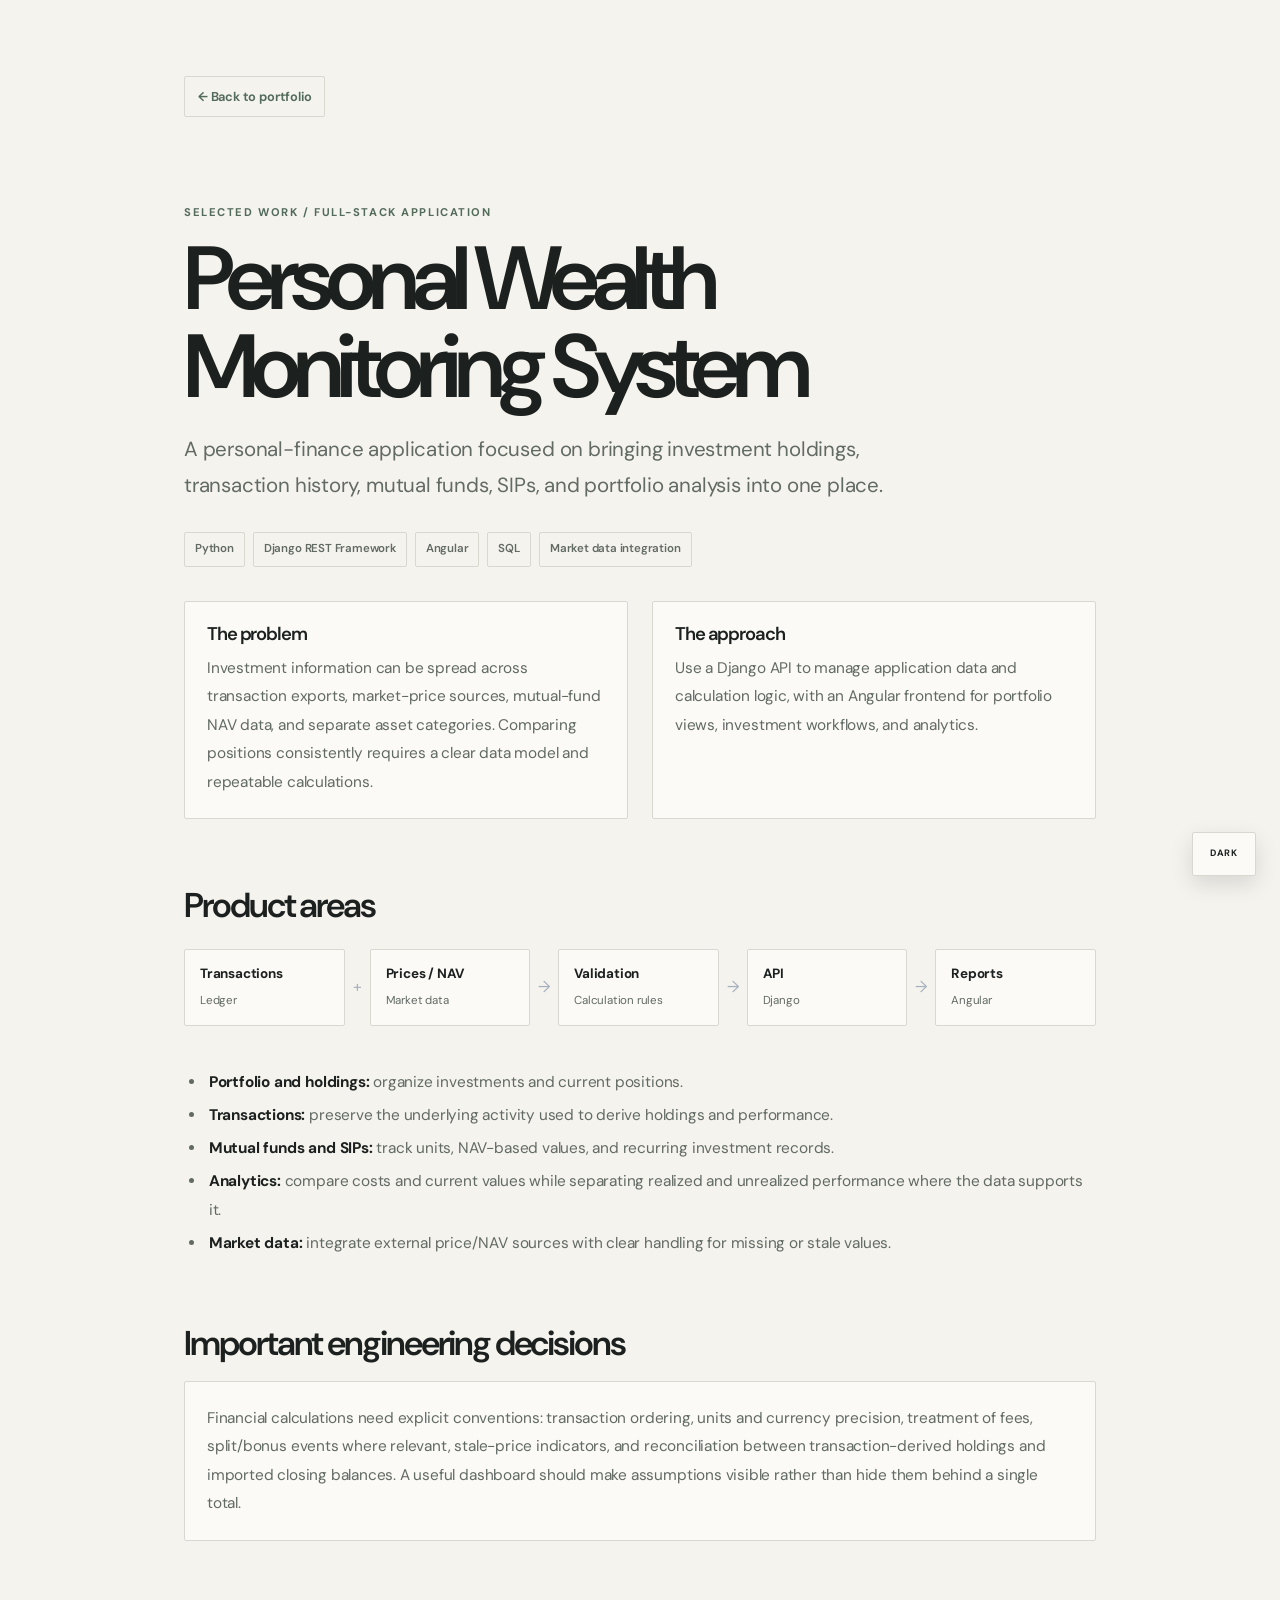
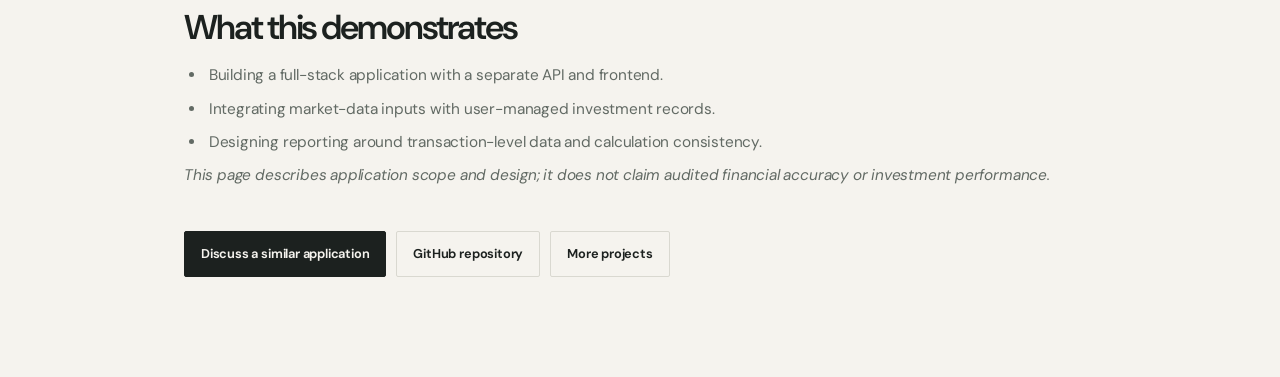
<file: projects/personal-wealth-monitoring.html>
<!DOCTYPE html>
<html lang="en">
<head>
<meta charset="UTF-8">
<!-- Google tag (gtm.js) -->
<script async src="https://www.googletagmanager.com/gtm.js?id=GTM-TT9Q7MHF"></script>
<script>
  window.dataLayer = window.dataLayer || [];
  function gtag(){dataLayer.push(arguments);}
  gtag('js', new Date());
</script>
<!-- End Google tag -->
<meta name="viewport" content="width=device-width, initial-scale=1">
<meta name="theme-color" content="#f5f3ee">
<title>Personal Wealth Monitoring System | Django, Angular &amp; Portfolio Analytics</title>
<meta name="description" content="A case study of a Django and Angular investment-tracking application covering holdings, transaction history, mutual funds, SIPs, price/NAV data and portfolio reporting.">
<meta name="robots" content="index,follow">
<meta name="author" content="Aviral Goyal">
<meta name="referrer" content="strict-origin-when-cross-origin">
<link rel="canonical" href="https://aviral-goyal.netlify.app/projects/personal-wealth-monitoring">
<meta property="og:type" content="article">
<meta property="og:title" content="Personal Wealth Monitoring System | Case Study">
<meta property="og:description" content="How transaction records, market data, calculation rules and an Angular interface fit into an investment tracking workflow.">
<meta property="og:url" content="https://aviral-goyal.netlify.app/projects/personal-wealth-monitoring">
<meta property="og:site_name" content="Aviral Goyal">
<meta property="og:image" content="https://aviral-goyal.netlify.app/og-image.jpg">
<meta property="og:image:width" content="1200">
<meta property="og:image:height" content="630">
<meta name="twitter:card" content="summary_large_image">
<meta name="twitter:title" content="Personal Wealth Monitoring System | Django, Angular &amp; Portfolio Analytics">
<meta name="twitter:description" content="A case study of a Django and Angular investment-tracking application covering holdings, transaction history, mutual funds, SIPs, price/NAV data and portfolio reporting.">
<meta name="twitter:image" content="https://aviral-goyal.netlify.app/og-image.jpg">
<style>:root {
  color-scheme:dark;
  --bg:#050810;
  --surface:#0f1830;
  --border:#1a2a50;
  --text:#e8eeff;
  --muted:#9aa9d0;
  --blue:#60a5fa;
  --cyan:#67e8f9
}
* {
  box-sizing:border-box
}
body {
  margin:0;
  background:radial-gradient(ellipse at top right,#111c3b 0,transparent 50%),var(--bg);
  color:var(--text);
  font:16px/1.7 system-ui,-apple-system,Segoe UI,sans-serif
}
main {
  max-width:920px;
  margin:auto;
  padding:56px 22px 80px
}
.back {
  color:var(--cyan);
  text-decoration:none
}
.eyebrow {
  margin-top:56px;
  color:var(--cyan);
  font:12px ui-monospace,monospace;
  letter-spacing:.16em;
  text-transform:uppercase
}
h1 {
  font-size:clamp(2.2rem,6vw,4rem);
  line-height:1.08;
  letter-spacing:-.04em;
  margin:.7rem 0 1rem
}
h2 {
  font-size:1.35rem;
  margin:2.2rem 0 .5rem
}
p,li {
  color:var(--muted)
}
.lead {
  font-size:1.15rem;
  max-width:760px
}
.chips {
  display:flex;
  gap:8px;
  flex-wrap:wrap;
  margin:24px 0
}
.chips span {
  border:1px solid var(--border);
  background:var(--surface);
  padding:6px 10px;
  border-radius:8px;
  color:var(--text);
  font-size:.8rem
}
.panel {
  border:1px solid var(--border);
  background:rgba(15,24,48,.72);
  border-radius:16px;
  padding:22px;
  margin-top:16px
}
.grid {
  display:grid;
  grid-template-columns:repeat(2,minmax(0,1fr));
  gap:14px
}
.actions {
  display:flex;
  flex-wrap:wrap;
  gap:12px;
  margin-top:32px
}
.btn {
  display:inline-block;
  padding:11px 16px;
  border:1px solid var(--border);
  border-radius:10px;
  text-decoration:none;
  color:var(--text)
}
.btn.primary {
  background:#2563eb;
  border-color:#2563eb
}
@media(max-width:620px) {
  main {
    padding:28px 18px 56px
  }
  .grid {
    grid-template-columns:1fr
  }
  .eyebrow {
    margin-top:38px
  }
}
/* Premium portfolio visual system */
:root {
  color-scheme:dark;
  --bg:#080a0f;
  --surface:#111720;
  --border:#28313e;
  --text:#f3f5f8;
  --muted:#a7b0bf;
  --blue:#a9c2e8;
  --cyan:#9edbd7
}
* {
  box-sizing:border-box
}
html {
  scroll-behavior:smooth;
  scroll-padding-top:2rem
}
body {
  background:radial-gradient(ellipse at 80% 0%,rgba(114,133,167,.12),transparent 36%),var(--bg);
  color:var(--text);
  font:16px/1.8 Inter,ui-sans-serif,system-ui,-apple-system,BlinkMacSystemFont,"Segoe UI",sans-serif;
  letter-spacing:-.008em
}
main {
  max-width:980px;
  padding:clamp(28px,6vw,76px) clamp(20px,4vw,36px) 90px
}
.back {
  display:inline-flex;
  align-items:center;
  gap:.5rem;
  color:var(--cyan);
  font-size:.9rem;
  font-weight:600;
  text-decoration:none;
  border:1px solid var(--border);
  border-radius:999px;
  padding:8px 14px;
  transition:background .2s,border-color .2s
}
.back:hover {
  background:#141c27;
  border-color:#53657a
}
.eyebrow {
  margin-top:clamp(44px,7vw,78px);
  color:var(--cyan);
  font:600 .72rem/1.4 ui-monospace,SFMono-Regular,Consolas,monospace;
  letter-spacing:.16em
}
h1 {
  font-size:clamp(2.5rem,7vw,5rem);
  line-height:1.02;
  letter-spacing:-.065em;
  font-weight:700;
  max-width:850px;
  margin:1rem 0 1.4rem
}
.lead,.intro,.summary {
  font-size:clamp(1.05rem,2vw,1.25rem);
  line-height:1.8;
  color:var(--muted);
  max-width:760px
}
h2 {
  font-size:clamp(1.45rem,3vw,2rem);
  line-height:1.2;
  letter-spacing:-.04em;
  margin:3rem 0 1rem
}
h3 {
  font-size:1.08rem;
  letter-spacing:-.02em;
  margin:1.5rem 0 .5rem
}
p,li {
  color:#b3bdcb
}
a {
  color:var(--cyan);
  text-underline-offset:4px
}
a:focus-visible {
  outline:2px solid var(--cyan);
  outline-offset:4px;
  border-radius:4px
}
ul,ol {
  padding-left:1.35rem
}
li {
  padding-left:.2rem;
  margin:.3rem 0
}
section,.panel,.callout,.metric,.stack,.architecture,.result,.takeaway {
  border-color:var(--border)
}
pre,code {
  font-size:.88em
}
pre {
  overflow:auto;
  padding:1rem;
  background:#0d121a;
  border:1px solid var(--border);
  border-radius:12px
}
hr {
  border:0;
  border-top:1px solid var(--border);
  margin:2.5rem 0
}
@media(max-width:600px) {
  main {
    padding-left:20px;
    padding-right:20px
  }
  .eyebrow {
    margin-top:42px
  }
  h2 {
    margin-top:2.3rem
  }
}
@media(prefers-reduced-motion:reduce) {
  html {
    scroll-behavior:auto
  }
  *,*::before,*::after {
    animation-duration:.01ms!important;
    transition-duration:.01ms!important
  }
}

/* Phase 1: compact card headings and resilient small-screen layout. */
.panel > h2:first-child,
.grid > .panel > h2:first-child {
  margin-top: 0;
}
.panel > :last-child {
  margin-bottom: 0;
}
.grid,
.panel,
main,
.actions,
.chips {
  min-width: 0;
}
.grid > * {
  min-width: 0;
}
main {
  width: 100%;
  overflow-wrap: anywhere;
}
.architecture-case,
pre,
table {
  max-width: 100%;
}
.architecture-case {
  overscroll-behavior-inline: contain;
}
pre {
  overflow-x: auto;
  -webkit-overflow-scrolling: touch;
}
@media (max-width: 640px) {
  main {
    padding: 28px 16px 52px;
  }
  h1 {
    font-size: clamp(2rem, 9vw, 3.25rem);
    line-height: 1.08;
    overflow-wrap: anywhere;
  }
  h2 {
    font-size: clamp(1.3rem, 5.5vw, 1.8rem);
    line-height: 1.2;
    margin-top: 2rem;
    text-wrap: balance;
  }
  .panel {
    padding: 16px;
    border-radius: 14px;
  }
  .grid {
    grid-template-columns: minmax(0, 1fr);
  }
  .actions {
    gap: 10px;
  }
  .btn {
    max-width: 100%;
    white-space: normal;
    text-align: center;
  }
  .architecture-case {
    padding-bottom: .75rem;
  }
}

</style>
  <link rel="stylesheet" href="/portfolio-refresh.css">

<script type="application/ld+json">
{"@context":"https://schema.org","@graph":[{"@type":"TechArticle","headline":"Personal Wealth Monitoring System","name":"Personal Wealth Monitoring System","description":"A case study of a Django and Angular investment-tracking application covering holdings, transaction history, mutual funds, SIPs, price/NAV data and portfolio reporting.","url":"https://aviral-goyal.netlify.app/projects/personal-wealth-monitoring","mainEntityOfPage":"https://aviral-goyal.netlify.app/projects/personal-wealth-monitoring","inLanguage":"en","author":{"@type":"Person","name":"Aviral Goyal","url":"https://aviral-goyal.netlify.app/"},"publisher":{"@type":"Person","name":"Aviral Goyal","url":"https://aviral-goyal.netlify.app/"}},{"@type":"BreadcrumbList","itemListElement":[{"@type":"ListItem","position":1,"name":"Home","item":"https://aviral-goyal.netlify.app/"},{"@type":"ListItem","position":2,"name":"Projects","item":"https://aviral-goyal.netlify.app/projects/"},{"@type":"ListItem","position":3,"name":"Personal Wealth Monitoring System","item":"https://aviral-goyal.netlify.app/projects/personal-wealth-monitoring"}]}]}
</script>
  <link rel="icon" type="image/svg+xml" href="/favicon.svg">
<link rel="preconnect" href="https://fonts.googleapis.com">
<link rel="preconnect" href="https://fonts.gstatic.com" crossorigin>
<link href="https://fonts.googleapis.com/css2?family=DM+Sans:wght@400;500;600;700&display=swap" rel="stylesheet">
<link rel="stylesheet" href="/case-study.css">
</head>
<body>
<script>
try {
  if (localStorage.getItem("theme") === "dark") document.body.classList.add("dark");
} catch (error) {}
</script>
<div class="reading-progress" aria-hidden="true"><span></span></div>
<a class="skip-link" href="#main-content">Skip to content</a>
<button class="mode-toggle" id="modeToggle" type="button" title="Toggle theme" aria-label="Switch to dark theme" aria-pressed="false">DARK</button>
<main id="main-content">
<a class="back" href="/">← Back to portfolio</a>
<div class="eyebrow">Selected work / Full-stack application</div>
<h1>Personal Wealth Monitoring System</h1>
<p class="lead">A personal-finance application focused on bringing investment holdings, transaction history, mutual funds, SIPs, and portfolio analysis into one place.</p>
<div class="chips"><span>Python</span><span>Django REST Framework</span><span>Angular</span><span>SQL</span><span>Market data integration</span></div>
<div class="grid">
<section class="panel"><h2>The problem</h2><p>Investment information can be spread across transaction exports, market-price sources, mutual-fund NAV data, and separate asset categories. Comparing positions consistently requires a clear data model and repeatable calculations.</p></section>
<section class="panel"><h2>The approach</h2><p>Use a Django API to manage application data and calculation logic, with an Angular frontend for portfolio views, investment workflows, and analytics.</p></section>
</div>
<h2>Product areas</h2>
<div class="architecture-scroll">
<div class="architecture-case" aria-label="Portfolio data flow">
<div>Transactions <small>Ledger</small></div><span aria-hidden="true">+</span><div>Prices / NAV <small>Market data</small></div><span aria-hidden="true">→</span><div>Validation <small>Calculation rules</small></div><span aria-hidden="true">→</span><div>API <small>Django</small></div><span aria-hidden="true">→</span><div>Reports <small>Angular</small></div>
</div>
</div>
<ul>
<li><strong>Portfolio and holdings:</strong> organize investments and current positions.</li>
<li><strong>Transactions:</strong> preserve the underlying activity used to derive holdings and performance.</li>
<li><strong>Mutual funds and SIPs:</strong> track units, NAV-based values, and recurring investment records.</li>
<li><strong>Analytics:</strong> compare costs and current values while separating realized and unrealized performance where the data supports it.</li>
<li><strong>Market data:</strong> integrate external price/NAV sources with clear handling for missing or stale values.</li>
</ul>
<h2>Important engineering decisions</h2>
<div class="panel"><p>Financial calculations need explicit conventions: transaction ordering, units and currency precision, treatment of fees, split/bonus events where relevant, stale-price indicators, and reconciliation between transaction-derived holdings and imported closing balances. A useful dashboard should make assumptions visible rather than hide them behind a single total.</p></div>
<h2>What this demonstrates</h2>
<ul><li>Building a full-stack application with a separate API and frontend.</li><li>Integrating market-data inputs with user-managed investment records.</li><li>Designing reporting around transaction-level data and calculation consistency.</li></ul>
<p><em>This page describes application scope and design; it does not claim audited financial accuracy or investment performance.</em></p>
<div class="actions"><a class="btn primary" href="/contact/">Discuss a similar application</a><a class="btn" href="https://github.com/avviiiral/Personal_Wealth_Monitoring_System" target="_blank" rel="noopener noreferrer">GitHub repository</a><a class="btn" href="/projects/">More projects</a></div>
</main>
<a class="to-top" href="#main-content" aria-label="Back to top"><svg viewBox="0 0 24 24" width="18" height="18" fill="none" stroke="currentColor" stroke-width="2" stroke-linecap="round" stroke-linejoin="round"><path d="M12 19V5"/><path d="m5 12 7-7 7 7"/></svg></a>
<script>
(() => {
  const themeToggle = document.getElementById("modeToggle");
  const themeColorMeta = document.querySelector('meta[name="theme-color"]');

  function syncThemeToggle() {
    const isDark = document.body.classList.contains("dark");
    themeToggle.textContent = isDark ? "LIGHT" : "DARK";
    themeToggle.setAttribute("aria-label", isDark ? "Switch to light theme" : "Switch to dark theme");
    themeToggle.setAttribute("aria-pressed", String(isDark));
    if (themeColorMeta) {
      themeColorMeta.setAttribute("content", isDark ? "#121714" : "#f5f3ee");
    }
  }

  themeToggle.addEventListener("click", () => {
    document.body.classList.toggle("dark");
    try {
      localStorage.setItem("theme", document.body.classList.contains("dark") ? "dark" : "light");
    } catch (error) {}
    syncThemeToggle();
  });

  syncThemeToggle();
})();
</script>
</body></html>
</file>
<file: portfolio-refresh.css>
*,*::before,*::after {
  box-sizing:border-box;
  margin:0;
  padding:0
}
:root {
  --bg:#050810;
  --bg2:#080d1a;
  --bg3:#0d1428;
  --surface:#0f1830;
  --surface2:#121e38;
  --border:#1a2a50;
  --border2:#203060;
  --text:#e8eeff;
  --text2:#8a9bc8;
  --text3:#4a5a88;
  --blue:#3b82f6;
  --cyan:#06b6d4;
  --purple:#8b5cf6;
  --pink:#ec4899;
  --green:#10b981;
  --amber:#f59e0b;
  --glow-blue:rgba(59,130,246,0.15);
  --glow-cyan:rgba(6,182,212,0.12);
  --glow-purple:rgba(139,92,246,0.15);
}
html {
  scroll-behavior:smooth;
  font-size:16px
}
body {
  background:var(--bg);
  color:var(--text);
  font-family:"Cabinet Grotesk",sans-serif;
  overflow-x:hidden;
}
/* Nav */nav {
  position:fixed;
  top:0;
  left:0;
  right:0;
  z-index:100;
  padding:20px 5%;
  display:flex;
  align-items:center;
  justify-content:space-between;
  background:rgba(5,8,16,0.7);
  backdrop-filter:blur(20px);
  border-bottom:1px solid var(--border);
  transition:all .3s;
}
.nav-logo {
  font-family:"Syne",sans-serif;
  font-weight:800;
  font-size:1.4rem;
  background:linear-gradient(135deg,#3b82f6,#8b5cf6);
  -webkit-background-clip:text;
  -webkit-text-fill-color:transparent;
  letter-spacing:-.02em;
}
.nav-links {
  display:flex;
  gap:2rem;
  list-style:none
}
.nav-links a {
  color:var(--text2);
  text-decoration:none;
  font-size:.9rem;
  font-weight:500;
  letter-spacing:.02em;
  transition:color .2s;
}
.nav-links a:hover {
  color:var(--text)
}
.nav-cta {
  background:linear-gradient(135deg,#3b82f6,#8b5cf6);
  color:#fff;
  border:none;
  padding:8px 20px;
  border-radius:8px;
  font-family:"Cabinet Grotesk",sans-serif;
  font-size:.9rem;
  font-weight:700;
  transition:opacity .2s,transform .2s;
}
.nav-cta:hover {
  opacity:.9;
  transform:translateY(-1px)
}
/* Sections */section {
  position:relative;
  z-index:1
}
.container {
  max-width:1200px;
  margin:0 auto;
  padding:0 5%
}
/* Hero */#hero {
  min-height:100vh;
  display:flex;
  align-items:center;
  padding-top:80px;
  overflow:hidden;
}
.hero-grid {
  display:grid;
  grid-template-columns:1fr 1fr;
  gap:4rem;
  align-items:center
}
.hero-tag {
  display:inline-flex;
  align-items:center;
  gap:8px;
  background:rgba(59,130,246,0.1);
  border:1px solid rgba(59,130,246,0.3);
  border-radius:100px;
  padding:6px 16px;
  font-size:.8rem;
  color:#3b82f6;
  font-weight:600;
  letter-spacing:.05em;
  text-transform:uppercase;
  margin-bottom:1.5rem;
}
.hero-tag-dot {
  width:6px;
  height:6px;
  border-radius:50%;
  background:#3b82f6;
}
.hero-h1 {
  font-family:"Syne",sans-serif;
  font-size:clamp(2.2rem,4.5vw,3.8rem);
  font-weight:800;
  line-height:1.08;
  letter-spacing:-.03em;
  margin-bottom:1.5rem;
}
.hero-h1 .gradient-text {
  background:linear-gradient(135deg,#3b82f6 0%,#8b5cf6 50%,#06b6d4 100%);
  -webkit-background-clip:text;
  -webkit-text-fill-color:transparent;
}
.hero-sub {
  color:var(--text2);
  font-size:1.1rem;
  line-height:1.7;
  margin-bottom:2rem;
  max-width:480px
}
.type-wrap {
  font-family:"DM Mono",monospace;
  font-size:.95rem;
  color:var(--cyan);
  margin-bottom:2rem;
  height:1.5rem;
  overflow:hidden;
}
.hero-btns {
  display:flex;
  gap:1rem;
  flex-wrap:wrap;
  margin-bottom:2.5rem
}
.btn-primary {
  background:linear-gradient(135deg,#3b82f6,#8b5cf6);
  color:#fff;
  padding:12px 28px;
  border-radius:10px;
  font-weight:700;
  font-size:.95rem;
  text-decoration:none;
  transition:transform .2s,box-shadow .2s;
  box-shadow:0 0 30px rgba(59,130,246,0.3);
  display:inline-block;
}
.btn-primary:hover {
  transform:translateY(-2px);
  box-shadow:0 0 50px rgba(59,130,246,0.5)
}
.btn-secondary {
  background:rgba(255,255,255,0.05);
  border:1px solid var(--border2);
  color:var(--text);
  padding:12px 28px;
  border-radius:10px;
  font-weight:600;
  font-size:.95rem;
  text-decoration:none;
  transition:all .2s;
  display:inline-block;
}
.btn-secondary:hover {
  background:rgba(255,255,255,0.08);
  border-color:rgba(59,130,246,0.4)
}
.hero-socials {
  display:flex;
  gap:1rem
}
.social-link {
  width:42px;
  height:42px;
  border-radius:10px;
  background:rgba(255,255,255,0.04);
  border:1px solid var(--border);
  display:flex;
  align-items:center;
  justify-content:center;
  text-decoration:none;
  color:var(--text2);
  font-size:1.1rem;
  transition:all .2s;
}
.social-link:hover {
  background:rgba(59,130,246,0.1);
  border-color:rgba(59,130,246,0.4);
  color:#3b82f6;
  transform:translateY(-2px)
}
/* Hero visual */.hero-visual {
  position:relative;
  display:flex;
  align-items:center;
  justify-content:center
}
/* Stats */.stats-row {
  display:grid;
  grid-template-columns:repeat(4,1fr);
  gap:1px;
  border:1px solid var(--border);
  border-radius:16px;
  overflow:hidden;
  background:var(--border);
  margin-top:4rem;
}
.stat-card {
  background:var(--surface);
  padding:1.5rem;
  text-align:center;
}
.stat-num {
  font-family:"Syne",sans-serif;
  font-size:clamp(1rem,2.2vw,2rem);
  font-weight:800;
  overflow-wrap:anywhere;
  background:linear-gradient(135deg,#3b82f6,#8b5cf6);
  -webkit-background-clip:text;
  -webkit-text-fill-color:transparent;
}
.stat-label {
  color:var(--text3);
  font-size:.8rem;
  margin-top:.25rem;
  font-weight:500;
  letter-spacing:.05em;
  text-transform:uppercase
}
/* Section headers */.section-tag {
  font-family:"DM Mono",monospace;
  font-size:.75rem;
  color:var(--cyan);
  letter-spacing:.15em;
  text-transform:uppercase;
  margin-bottom:1rem;
}
.section-h2 {
  font-family:"Syne",sans-serif;
  font-size:clamp(1.8rem,3.5vw,2.8rem);
  font-weight:800;
  letter-spacing:-.03em;
  line-height:1.15;
  margin-bottom:1rem;
}
.section-sub {
  color:var(--text2);
  font-size:1rem;
  line-height:1.7;
  max-width:520px
}
/* About */#about {
  padding:6rem 0
}
.about-grid {
  display:grid;
  grid-template-columns:1fr 1fr;
  gap:4rem;
  align-items:start
}
.about-text p {
  color:var(--text2);
  line-height:1.8;
  margin-bottom:1rem;
  font-size:1rem
}
.about-highlights {
  margin-top:2rem;
  display:flex;
  flex-direction:column;
  gap:.75rem
}
.highlight-item {
  display:flex;
  align-items:center;
  gap:.75rem;
  font-size:.9rem;
  color:var(--text);
}
.highlight-dot {
  width:6px;
  height:6px;
  border-radius:50%;
  background:var(--cyan);
  flex-shrink:0
}
.tech-badges {
  display:flex;
  flex-wrap:wrap;
  gap:.5rem;
  margin-top:2rem
}
.badge {
  background:rgba(59,130,246,0.08);
  border:1px solid rgba(59,130,246,0.2);
  border-radius:8px;
  padding:6px 14px;
  font-size:.8rem;
  color:var(--blue);
  font-family:"DM Mono",monospace;
  font-weight:500;
  transition:all .2s;
}
.badge:hover {
  background:rgba(59,130,246,0.15);
  border-color:rgba(59,130,246,0.4)
}
/* Timeline */.timeline {
  position:relative;
  padding-left:2rem
}
.timeline::before {
  content:"";
  position:absolute;
  left:0;
  top:0;
  bottom:0;
  width:1px;
  background:linear-gradient(to bottom,transparent,var(--border2),transparent)
}
.tl-item {
  position:relative;
  padding:0 0 2rem 1.5rem
}
.tl-item::before {
  content:"";
  position:absolute;
  left:-5px;
  top:6px;
  width:10px;
  height:10px;
  border-radius:50%;
  background:var(--bg);
  border:2px solid var(--blue);
}
.tl-item.active::before {
  background:var(--blue);
  box-shadow:0 0 10px rgba(59,130,246,0.6)
}
.tl-year {
  font-family:"DM Mono",monospace;
  font-size:.75rem;
  color:var(--cyan);
  margin-bottom:.25rem
}
.tl-title {
  font-weight:700;
  font-size:.95rem;
  margin-bottom:.25rem
}
.tl-desc {
  color:var(--text2);
  font-size:.85rem;
  line-height:1.6
}
/* Skills */#skills {
  padding:6rem 0;
  background:linear-gradient(180deg,transparent,rgba(13,20,40,0.5),transparent)
}
.skills-grid {
  display:grid;
  grid-template-columns:repeat(2,1fr);
  gap:1.5rem;
  margin-top:3rem
}
.skill-card {
  background:var(--surface);
  border:1px solid var(--border);
  border-radius:16px;
  padding:1.5rem;
  transition:border-color .3s,transform .3s;
}
.skill-card:hover {
  border-color:rgba(59,130,246,0.3);
  transform:translateY(-4px)
}
.skill-card-header {
  display:flex;
  align-items:center;
  gap:.75rem;
  margin-bottom:1.5rem;
}
.skill-icon {
  width:40px;
  height:40px;
  border-radius:10px;
  display:flex;
  align-items:center;
  justify-content:center;
  font-size:1.2rem;
}
.skill-icon.blue {
  background:rgba(59,130,246,0.1)
}
.skill-icon.purple {
  background:rgba(139,92,246,0.1)
}
.skill-icon.cyan {
  background:rgba(6,182,212,0.1)
}
.skill-icon.green {
  background:rgba(16,185,129,0.1)
}
.skill-cat-title {
  font-weight:700;
  font-size:1rem
}
.skill-items {
  display:flex;
  flex-direction:column;
  gap:.75rem
}
.skill-item {
  display:flex;
  flex-direction:column;
  gap:.4rem
}
.skill-name-row {
  display:flex;
  justify-content:space-between;
  font-size:.85rem
}
.skill-name {
  font-weight:500
}
.skill-pct {
  color:var(--text3);
  font-family:"DM Mono",monospace;
  font-size:.75rem
}
.skill-bar {
  height:4px;
  background:rgba(255,255,255,0.06);
  border-radius:100px;
  overflow:hidden
}
.skill-fill {
  height:100%;
  border-radius:100px;
  width:0;
  transition:width 1.5s cubic-bezier(.4,0,.2,1)
}
.skill-fill.blue {
  background:linear-gradient(90deg,#3b82f6,#8b5cf6)
}
.skill-fill.cyan {
  background:linear-gradient(90deg,#06b6d4,#3b82f6)
}
.skill-fill.purple {
  background:linear-gradient(90deg,#8b5cf6,#ec4899)
}
.skill-fill.green {
  background:linear-gradient(90deg,#10b981,#06b6d4)
}
/* Projects */#projects {
  padding:6rem 0
}
.projects-header {
  display:flex;
  justify-content:space-between;
  align-items:flex-end;
  margin-bottom:3rem
}
.projects-grid {
  display:grid;
  grid-template-columns:repeat(3,1fr);
  gap:1.5rem
}
.project-card {
  background:var(--surface);
  border:1px solid var(--border);
  border-radius:16px;
  overflow:hidden;
  transition:border-color .3s,transform .3s;
  display:flex;
  flex-direction:column;
}
.project-card:hover {
  border-color:rgba(59,130,246,0.3);
  transform:translateY(-6px)
}
.project-card:hover .project-img {
  transform:scale(1.05)
}
.project-img-wrap {
  height:160px;
  overflow:hidden;
  position:relative
}
.project-img {
  width:100%;
  height:100%;
  transition:transform .5s;
  display:flex;
  align-items:center;
  justify-content:center;
  font-size:3rem;
}
.project-img.blue-bg {
  background:linear-gradient(135deg,rgba(59,130,246,0.15),rgba(139,92,246,0.1))
}
.project-img.cyan-bg {
  background:linear-gradient(135deg,rgba(6,182,212,0.15),rgba(59,130,246,0.1))
}
.project-img.purple-bg {
  background:linear-gradient(135deg,rgba(139,92,246,0.15),rgba(236,72,153,0.1))
}
.project-img.green-bg {
  background:linear-gradient(135deg,rgba(16,185,129,0.15),rgba(6,182,212,0.1))
}
.project-img.amber-bg {
  background:linear-gradient(135deg,rgba(245,158,11,0.15),rgba(16,185,129,0.1))
}
.project-body {
  padding:1.25rem;
  flex:1;
  display:flex;
  flex-direction:column
}
.project-title {
  font-weight:700;
  font-size:.95rem;
  margin-bottom:.5rem;
  line-height:1.3
}
.project-desc {
  color:var(--text2);
  font-size:.82rem;
  line-height:1.6;
  flex:1;
  margin-bottom:1rem
}
.project-tags {
  display:flex;
  flex-wrap:wrap;
  gap:.4rem;
  margin-bottom:1rem
}
.project-tag {
  background:rgba(59,130,246,0.08);
  border:1px solid rgba(59,130,246,0.15);
  border-radius:6px;
  padding:3px 10px;
  font-size:.72rem;
  color:var(--text2);
  font-family:"DM Mono",monospace;
}
.project-links {
  display:flex;
  gap:.5rem
}
.project-btn {
  flex:1;
  padding:7px;
  border-radius:8px;
  border:1px solid var(--border2);
  background:transparent;
  color:var(--text2);
  font-size:.78rem;
  font-weight:600;
  transition:all .2s;
  font-family:"Cabinet Grotesk",sans-serif;
}
.project-btn:hover {
  background:rgba(59,130,246,0.1);
  border-color:rgba(59,130,246,0.3);
  color:var(--blue)
}
/* Vision */#vision {
  padding:6rem 0;
  background:linear-gradient(180deg,transparent,rgba(59,130,246,0.03),transparent);
  overflow:hidden;
  position:relative;
}
.vision-grid {
  display:grid;
  grid-template-columns:repeat(3,1fr);
  gap:1.5rem;
  margin-top:3rem
}
.vision-card {
  background:var(--surface);
  border:1px solid var(--border);
  border-radius:16px;
  padding:1.5rem;
  transition:all .3s;
  position:relative;
  overflow:hidden;
}
.vision-card::before {
  content:"";
  position:absolute;
  top:0;
  left:0;
  right:0;
  height:2px;
  background:linear-gradient(90deg,transparent,var(--blue),transparent);
  opacity:0;
  transition:opacity .3s;
}
.vision-card:hover {
  border-color:rgba(59,130,246,0.3);
  transform:translateY(-4px)
}
.vision-card:hover::before {
  opacity:1
}
.vision-num {
  font-family:"Syne",sans-serif;
  font-size:3rem;
  font-weight:800;
  background:linear-gradient(135deg,rgba(59,130,246,0.2),rgba(139,92,246,0.1));
  -webkit-background-clip:text;
  -webkit-text-fill-color:transparent;
  margin-bottom:.5rem;
}
.vision-title {
  font-weight:700;
  font-size:1rem;
  margin-bottom:.5rem
}
.vision-text {
  color:var(--text2);
  font-size:.85rem;
  line-height:1.7
}
/* Contact */#contact {
  padding:6rem 0
}
.contact-grid {
  display:grid;
  grid-template-columns:1fr 1.5fr;
  gap:4rem;
  align-items:start;
  margin-top:3rem
}
.contact-info {
  display:flex;
  flex-direction:column;
  gap:1.5rem
}
.contact-card {
  background:var(--surface);
  border:1px solid var(--border);
  border-radius:14px;
  padding:1.25rem 1.5rem;
  display:flex;
  align-items:center;
  gap:1rem;
  transition:all .3s;
}
.contact-card:hover {
  border-color:rgba(59,130,246,0.3);
  transform:translateX(4px)
}
.contact-icon {
  width:44px;
  height:44px;
  border-radius:12px;
  display:flex;
  align-items:center;
  justify-content:center;
  font-size:1.2rem;
  background:rgba(59,130,246,0.08);
  flex-shrink:0;
}
.contact-label {
  font-size:.75rem;
  color:var(--text3);
  font-weight:600;
  letter-spacing:.05em;
  text-transform:uppercase;
  margin-bottom:.2rem
}
.contact-val {
  font-size:.9rem;
  font-weight:600;
  color:var(--text)
}
/* Contact form */.contact-form {
  background:var(--surface);
  border:1px solid var(--border);
  border-radius:20px;
  padding:2rem;
  backdrop-filter:blur(20px);
}
.form-row {
  display:grid;
  grid-template-columns:1fr 1fr;
  gap:1rem
}
.form-group {
  margin-bottom:1.25rem
}
.form-label {
  display:block;
  font-size:.8rem;
  font-weight:600;
  color:var(--text2);
  margin-bottom:.5rem;
  letter-spacing:.03em
}
.form-input,.form-textarea {
  width:100%;
  background:var(--bg2);
  border:1px solid var(--border);
  border-radius:10px;
  color:var(--text);
  font-size:.9rem;
  padding:.75rem 1rem;
  font-family:"Cabinet Grotesk",sans-serif;
  transition:border-color .2s,box-shadow .2s;
  outline:none;
  resize:none;
}
.form-input:focus,.form-textarea:focus {
  border-color:rgba(59,130,246,0.5);
  box-shadow:0 0 0 3px rgba(59,130,246,0.08);
}
.form-textarea {
  height:130px
}
.form-submit {
  width:100%;
  padding:14px;
  border-radius:12px;
  background:linear-gradient(135deg,#3b82f6,#8b5cf6);
  color:#fff;
  font-weight:700;
  font-size:1rem;
  border:none;
  font-family:"Cabinet Grotesk",sans-serif;
  transition:opacity .2s,transform .2s;
  box-shadow:0 0 30px rgba(59,130,246,0.3);
}
.form-submit:hover {
  opacity:.9;
  transform:translateY(-2px);
  box-shadow:0 0 50px rgba(59,130,246,0.5)
}
/* Footer */footer {
  border-top:1px solid var(--border);
  padding:2rem 5%;
  display:flex;
  align-items:center;
  justify-content:space-between;
  flex-wrap:wrap;
  gap:1rem;
}
.footer-logo {
  font-family:"Syne",sans-serif;
  font-weight:800;
  font-size:1.2rem;
  background:linear-gradient(135deg,#3b82f6,#8b5cf6);
  -webkit-background-clip:text;
  -webkit-text-fill-color:transparent;
}
.footer-links {
  display:flex;
  gap:1.5rem
}
.footer-links a {
  color:var(--text3);
  font-size:.85rem;
  text-decoration:none;
  transition:color .2s
}
.footer-links a:hover {
  color:var(--text2)
}
.footer-copy {
  color:var(--text3);
  font-size:.8rem
}
/* Mode toggle */.mode-toggle {
  position:fixed;
  bottom:2rem;
  right:2rem;
  z-index:100;
  width:44px;
  height:44px;
  border-radius:12px;
  background:var(--surface);
  border:1px solid var(--border2);
  display:flex;
  align-items:center;
  justify-content:center;
  font-size:1.2rem;
  transition:all .2s;
}
.mode-toggle:hover {
  border-color:rgba(59,130,246,0.4);
  background:rgba(59,130,246,0.1)
}
/* Animations *//* Dark/light toggle */body.light {
  --bg:#f5f7ff;
  --bg2:#eef0f8;
  --bg3:#e8ecf4;
  --surface:#fff;
  --surface2:#f0f3fc;
  --border:#d8dff0;
  --border2:#c5cee0;
  --text:#0d1428;
  --text2:#4a5a88;
  --text3:#8a9bc8;
}
/* Responsive */@media(max-width:900px)  {
  .hero-grid,.about-grid,.contact-grid {
    grid-template-columns:1fr
  }
  .engagement-grid {
    grid-template-columns:1fr
  }
  .menu-toggle {
    display:flex
  }
  nav {
    gap:.75rem
  }
  .nav-cta {
    margin-left:auto
  }
  .nav-links {
    display:none;
    position:absolute;
    top:100%;
    left:0;
    right:0;
    padding:1rem 5%;
    background:rgba(5,8,16,.97);
    border-bottom:1px solid var(--border);
    flex-direction:column;
    gap:1rem
  }
  .nav-links.is-open {
    display:flex
  }
  .hero-visual {
    display:flex;
    justify-content:center;
    margin-top:30px;
  }
  .projects-grid {
    grid-template-columns:repeat(2,1fr)
  }
  .skills-grid,.vision-grid {
    grid-template-columns:1fr
  }
  .form-row {
    grid-template-columns:1fr
  }
  .stats-row {
    grid-template-columns:repeat(2,1fr)
  }
  .nav-links {
    display:none
  }
}
@media(max-width:600px)  {
  .projects-grid {
    grid-template-columns:1fr
  }
  .stats-row {
    grid-template-columns:repeat(2,1fr)
  }
  .hero-btns {
    flex-direction:column
  }
  .btn-primary,.btn-secondary {
    text-align:center
  }
  nav {
    padding:14px 4%!important
  }
  .nav-logo {
    font-size:1.15rem
  }
  .nav-cta {
    padding:8px 10px;
    font-size:.78rem
  }
  .menu-toggle {
    padding:8px
  }
  .contact-form {
    padding:1.2rem
  }
  .projects-header {
    align-items:flex-start;
    gap:1rem;
    flex-direction:column
  }
  .projects-header p {
    text-align:left!important
  }
}
/* Skip link for keyboard users */.skip-link {
  position:fixed;
  left:1rem;
  top:-5rem;
  z-index:10000;
  padding:.75rem 1rem;
  background:var(--surface);
  color:var(--text);
  border:1px solid var(--border2);
  border-radius:8px
}
.skip-link:focus {
  top:1rem
}
.menu-toggle {
  display:none;
  background:transparent;
  border:1px solid var(--border2);
  border-radius:8px;
  padding:9px;
  gap:4px;
  flex-direction:column;
  cursor:pointer
}
.menu-toggle span {
  display:block;
  width:20px;
  height:2px;
  background:var(--text);
  border-radius:2px
}
.engagement-heading {
  margin-top:4rem;
  max-width:700px
}
.engagement-title {
  font-family:"Syne",sans-serif;
  font-size:clamp(1.4rem,2.5vw,2rem);
  margin-bottom:.75rem
}
.engagement-grid {
  display:grid;
  grid-template-columns:repeat(3,minmax(0,1fr));
  gap:1rem;
  margin-top:1.5rem
}
.engagement-card {
  background:var(--surface);
  border:1px solid var(--border);
  border-radius:14px;
  padding:1.4rem;
  display:flex;
  flex-direction:column;
  align-items:flex-start;
  min-width:0
}
.engagement-kicker {
  font-family:"DM Mono",monospace;
  font-size:.72rem;
  color:var(--cyan);
  letter-spacing:.1em;
  margin-bottom:.8rem
}
.engagement-card h4 {
  font-size:1.05rem;
  margin-bottom:.65rem
}
.engagement-card p {
  color:var(--text2);
  font-size:.88rem;
  line-height:1.7;
  margin-bottom:1.1rem
}
.text-link {
  margin-top:auto;
  color:var(--cyan);
  text-decoration:none;
  font-size:.85rem;
  font-weight:700
}
.text-link:hover {
  text-decoration:underline
}
.form-privacy-note,.form-fallback {
  color:var(--text3);
  font-size:.78rem;
  line-height:1.6;
  margin:.75rem 0
}
.form-fallback a {
  color:var(--cyan)
}
/* Scrollbar */::-webkit-scrollbar {
  width:4px
}
::-webkit-scrollbar-track {
  background:var(--bg)
}
::-webkit-scrollbar-thumb {
  background:var(--border2);
  border-radius:10px
}
::-webkit-scrollbar-thumb:hover {
  background:rgba(59,130,246,0.5)
}
/* Selection */::selection {
  background:rgba(59,130,246,0.3);
  color:#fff
}
/* Accessible keyboard focus */a:focus-visible,button:focus-visible,input:focus-visible,textarea:focus-visible {
  outline:2px solid var(--cyan);
  outline-offset:3px
}
/* Do not hide the native pointer on touch devices */@media (hover:none),(pointer:coarse)  {
  body,a,button,.project-card,.skill-card {
    cursor:auto!important
  }
}
/* Respect operating-system motion preferences */@media (prefers-reduced-motion:reduce)  {
  html {
    scroll-behavior:auto
  }
  *,*::before,*::after {
    transition-duration:.01ms!important;
    scroll-behavior:auto!important
  }
}
/* Premium portfolio refresh — restrained surfaces,clearer hierarchy,accessible defaults */:root {
  --bg:#080a0f;
  --bg2:#0c1018;
  --bg3:#111722;
  --surface:#10151f;
  --surface2:#151c28;
  --border:#252d3b;
  --border2:#364154;
  --text:#f3f5f8;
  --text2:#a7b0bf;
  --text3:#7a8698;
  --blue:#9bbcff;
  --cyan:#9edbd7;
  --purple:#b5a4ef;
  --pink:#d7a4bf;
  --green:#91d6b8;
  --amber:#e8c58b;
  --glow-blue:rgba(155,188,255,.08);
  --glow-cyan:rgba(158,219,215,.06);
  --glow-purple:rgba(181,164,239,.07);
}
html {
  scroll-padding-top:88px
}
body {
  background:var(--bg);
  font-family:Inter,ui-sans-serif,system-ui,-apple-system,BlinkMacSystemFont,"Segoe UI",sans-serif;
  cursor:auto
}
a,button,.project-card,.skill-card,.mode-toggle,.nav-cta,.form-submit {
  cursor:pointer!important
}
a {
  transition:color .2s ease
}
a:focus-visible,button:focus-visible,input:focus-visible,textarea:focus-visible,select:focus-visible {
  outline:2px solid var(--cyan);
  outline-offset:4px
}
nav {
  padding:18px 5%;
  background:rgba(8,10,15,.88);
  backdrop-filter:blur(18px);
  border-bottom:1px solid rgba(167,176,191,.12)
}
.nav-logo,.footer-logo {
  background:none;
  -webkit-text-fill-color:var(--text);
  color:var(--text);
  letter-spacing:-.06em
}
.nav-links {
  gap:clamp(1rem,2.2vw,2rem)
}
.nav-links a {
  font-size:.88rem;
  color:#a7b0bf
}
.nav-links a:hover,.footer-links a:hover {
  color:#fff
}
.nav-cta,.btn-primary,.form-submit {
  background:var(--text);
  color:#0a0d12;
  border:1px solid var(--text);
  box-shadow:none;
  border-radius:999px;
  font-weight:700
}
.nav-cta {
  padding:10px 19px
}
.btn-primary {
  padding:14px 24px
}
.btn-primary:hover,.form-submit:hover,.nav-cta:hover {
  background:#dce5f2;
  border-color:#dce5f2;
  box-shadow:none;
  transform:translateY(-2px)
}
.btn-secondary {
  background:transparent;
  border:1px solid #3a4556;
  border-radius:999px;
  padding:13px 23px
}
.btn-secondary:hover {
  background:rgba(255,255,255,.055);
  border-color:#8c9bb0
}
#hero {
  min-height:auto;
  padding:154px 0 82px;
  background:radial-gradient(ellipse at 80% 22%,rgba(114,133,167,.11),transparent 34%)
}
.hero-grid {
  grid-template-columns:minmax(0,1.15fr) minmax(300px,.85fr);
  gap:clamp(2rem,6vw,6rem)
}
.hero-tag {
  background:rgba(158,219,215,.07);
  border:1px solid rgba(158,219,215,.2);
  color:var(--cyan);
  font-size:.72rem;
  letter-spacing:.1em;
  padding:8px 14px
}
.hero-tag-dot {
  background:var(--cyan);
}
.hero-h1 {
  font-size:clamp(2.7rem,5.2vw,5.2rem);
  line-height:1.01;
  letter-spacing:-.065em;
  font-weight:700;
  margin-bottom:1.35rem
}
.hero-h1 .gradient-text {
  background:linear-gradient(115deg,#f3f5f8 10%,#b7c5dc 55%,#9edbd7 100%);
  -webkit-background-clip:text;
  -webkit-text-fill-color:transparent
}
.type-wrap {
  color:var(--cyan);
  font-size:.86rem;
  letter-spacing:.015em
}
.hero-sub {
  max-width:540px;
  color:#a7b0bf;
  font-size:clamp(1rem,1.2vw,1.13rem);
  line-height:1.85
}
.hero-btns {
  gap:.75rem
}
.hero-socials {
  gap:.6rem
}
.social-link {
  border-radius:50%;
  background:transparent;
  color:#b6c0cf;
  border-color:#343d4b
}
.social-link:hover {
  background:#151c28;
  border-color:#8496ae;
  color:#fff;
  transform:translateY(-2px)
}
.stats-row {
  gap:0;
  border:1px solid var(--border);
  border-radius:18px;
  background:rgba(16,21,31,.7);
  overflow:hidden;
  margin-top:4rem
}
.stat-card {
  padding:1.35rem 1.1rem;
  background:transparent;
  border:0;
  border-right:1px solid var(--border);
  border-radius:0
}
.stat-card:last-child {
  border-right:0
}
.stat-num {
  font-size:1.05rem;
  letter-spacing:-.025em;
  color:var(--text)
}
.stat-label {
  color:var(--text3);
  font-size:.76rem
}
section:not(#hero) {
  padding:clamp(4.5rem,8vw,7.5rem) 0
}
.section-tag {
  color:var(--cyan);
  letter-spacing:.16em;
  font-size:.7rem
}
.section-h2 {
  font-size:clamp(2rem,4vw,3.4rem);
  line-height:1.08;
  letter-spacing:-.055em;
  font-weight:700;
  max-width:760px
}
.section-sub,.section-desc {
  color:var(--text2)
}
.skill-card,.service-card,.engagement-card,.vision-card,.contact-card,.contact-form,.project-card {
  background:linear-gradient(145deg,rgba(18,24,35,.96),rgba(13,17,25,.96));
  border:1px solid var(--border);
  box-shadow:none;
  border-radius:18px;
}
.skill-card,.service-card,.engagement-card,.vision-card {
  padding:1.5rem
}
.skill-card:hover,.service-card:hover,.engagement-card:hover,.vision-card:hover {
  border-color:#475466;
  transform:translateY(-3px);
  box-shadow:0 18px 45px rgba(0,0,0,.18)
}
.skill-name,.service-title,.vision-title {
  color:var(--text)
}
.skill-desc,.service-desc,.vision-text {
  color:var(--text2)
}
.skill-fill {
  background:linear-gradient(90deg,#a5b9d5,#9edbd7);
  box-shadow:none
}
.projects-header {
  margin-bottom:2rem
}
.projects-grid {
  grid-template-columns:repeat(2,minmax(0,1fr));
  gap:1.15rem
}
.project-card {
  overflow:hidden;
  transition:transform .25s ease,border-color .25s ease,background .25s ease
}
.project-card:hover {
  transform:translateY(-5px);
  border-color:#4b596c;
  box-shadow:0 20px 55px rgba(0,0,0,.25)
}
.project-img-wrap {
  height:190px;
  background:#0d121a;
  overflow:hidden;
  border-bottom:1px solid var(--border)
}
.project-img {
  height:100%;
  display:flex;
  align-items:center;
  justify-content:center;
  font-size:3rem;
  position:relative;
  isolation:isolate
}
.project-img::before {
  content:"";
  position:absolute;
  inset:0;
  z-index:-1;
  opacity:.85;
  background:radial-gradient(ellipse at 75% 20%,rgba(158,219,215,.12),transparent 42%),linear-gradient(145deg,#151e2b,#0c1017)
}
.project-img::after {
  content:"";
  position:absolute;
  inset:18px;
  border:1px solid rgba(180,195,216,.13);
  border-radius:10px;
  pointer-events:none
}
.project-img.blue-bg,.project-img.green-bg,.project-img.purple-bg,.project-img.cyan-bg,.project-img.amber-bg {
  background:transparent
}
.project-body {
  padding:1.5rem
}
.project-title {
  font-size:1.16rem;
  line-height:1.35;
  letter-spacing:-.025em;
  color:var(--text);
  margin-bottom:.65rem
}
.project-desc {
  font-size:.9rem;
  line-height:1.75;
  color:var(--text2)
}
.project-tag {
  background:#171e29;
  color:#b9c3d2;
  border:1px solid #2b3544;
  border-radius:999px;
  font-size:.7rem;
  padding:5px 9px
}
.project-btn {
  background:transparent!important;
  border:1px solid #394556!important;
  color:#e6ebf2!important;
  border-radius:999px!important;
  padding:9px 15px!important
}
.project-btn:hover {
  background:#1a2330!important;
  border-color:#697b92!important
}
.contact-grid {
  gap:clamp(2rem,5vw,4rem)
}
.contact-card {
  padding:1.1rem 1.25rem
}
.contact-card:hover {
  border-color:#526075;
  transform:translateY(-2px)
}
.contact-icon {
  background:#1a2330;
  color:var(--cyan);
  border-radius:50%
}
.contact-form {
  padding:clamp(1.25rem,3vw,2rem)
}
.form-input,.form-textarea {
  background:#0a0e15;
  border-color:#303a49;
  border-radius:10px;
  color:var(--text);
  min-height:46px
}
.form-input:focus,.form-textarea:focus {
  border-color:#91b7d4;
  box-shadow:0 0 0 3px rgba(145,183,212,.12)
}
.form-submit {
  margin-top:.3rem;
  padding:14px 20px
}
.form-privacy-note,.form-fallback {
  color:#929dad
}
footer {
  border-top:1px solid var(--border);
  background:#080a0f
}
.mode-toggle {
  bottom:1.5rem;
  right:1.5rem;
  background:#141a24;
  border-color:#3a4555;
  border-radius:50%;
  box-shadow:0 8px 24px rgba(0,0,0,.25);
  cursor:pointer!important
}
body.light {
  --bg:#f4f5f7;
  --bg2:#eef0f3;
  --bg3:#e5e8ed;
  --surface:#fff;
  --surface2:#f7f8fa;
  --border:#d8dde5;
  --border2:#c5ccd7;
  --text:#151922;
  --text2:#505b6b;
  --text3:#6f7b8c;
  --blue:#315d91;
  --cyan:#236d6b;
  --purple:#6e5a9e
}
body.light #hero {
  background:radial-gradient(ellipse at 80% 22%,rgba(49,93,145,.1),transparent 34%)
}
body.light nav {
  background:rgba(244,245,247,.9)
}
body.light .nav-links a {
  color:#505b6b
}
body.light .hero-h1 .gradient-text {
  background:linear-gradient(115deg,#151922,#315d91 55%,#236d6b);
  -webkit-background-clip:text;
  -webkit-text-fill-color:transparent
}
body.light .project-img-wrap {
  background:#e8ebf0
}
body.light .project-img::before {
  background:radial-gradient(ellipse at 75% 20%,rgba(35,109,107,.12),transparent 42%),linear-gradient(145deg,#fff,#e9edf2)
}
body.light .project-tag {
  background:#f1f3f6;
  color:#4b5665;
  border-color:#dce1e8
}
body.light .form-input,body.light .form-textarea {
  background:#fff
}
body.light .mode-toggle {
  background:#fff
}
@media(max-width:900px)  {
  #hero {
    padding-top:130px
  }
  .hero-grid {
    grid-template-columns:1fr;
    gap:2.5rem
  }
  .hero-visual {
    grid-row:1;
    margin:0 auto
  }
  .hero-grid>div:first-child {
    grid-row:2
  }
  .stats-row {
    margin-top:2.5rem
  }
  .nav-links {
    background:rgba(8,10,15,.98);
    border-color:var(--border)
  }
  body.light .nav-links {
    background:rgba(244,245,247,.98)
  }
}
@media(max-width:640px)  {
  nav {
    padding:12px 4%!important
  }
  #hero {
    padding:108px 0 48px
  }
  .hero-h1 {
    font-size:clamp(2.5rem,12vw,4rem)
  }
  .hero-sub {
    font-size:1rem
  }
  .hero-btns {
    align-items:stretch
  }
  .btn-primary,.btn-secondary {
    text-align:center
  }
  .hero-socials {
    justify-content:center
  }
  .stats-row {
    grid-template-columns:repeat(2,minmax(0,1fr));
    border-radius:14px
  }
  .stat-card {
    border-right:1px solid var(--border);
    border-bottom:1px solid var(--border);
    padding:1rem .65rem
  }
  .stat-card:nth-child(2n) {
    border-right:0
  }
  .stat-card:nth-last-child(-n/**/+2) {
    border-bottom:0
  }
  .projects-grid {
    grid-template-columns:1fr
  }
  .project-img-wrap {
    height:170px
  }
  .projects-header {
    align-items:flex-start
  }
  .contact-form {
    padding:1.1rem
  }
  .footer-links {
    flex-wrap:wrap;
    gap:.8rem 1rem
  }
  .mode-toggle {
    width:42px;
    height:42px;
    right:1rem;
    bottom:1rem
  }
}
/* ---- Light theme repair -------------------------------------------------
   The premium dark refresh hard-codes dark card,button and footer colours,while
   body.light only swaps the text variables,which left dark text on dark cards. */body.light {
  --text3:#5b6676
}
body.light #skills {
  background:linear-gradient(180deg,transparent,rgba(21,25,34,.035),transparent)
}
body.light .skill-card,body.light .service-card,body.light .engagement-card,body.light .vision-card,body.light .contact-card,body.light .contact-form,body.light .project-card {
  background:#fff;
  border-color:var(--border)
}
body.light .skill-card:hover,body.light .service-card:hover,body.light .engagement-card:hover,body.light .vision-card:hover,body.light .project-card:hover,body.light .contact-card:hover {
  border-color:var(--border2);
  box-shadow:0 18px 45px rgba(21,25,34,.08)
}
body.light .stats-row {
  background:rgba(255,255,255,.8)
}
body.light .hero-sub {
  color:var(--text2)
}
body.light .nav-links a:hover,body.light .footer-links a:hover {
  color:var(--text)
}
body.light .nav-cta,body.light .btn-primary,body.light .form-submit {
  background:#151922;
  color:#fff;
  border-color:#151922
}
body.light .nav-cta:hover,body.light .btn-primary:hover,body.light .form-submit:hover {
  background:#2a3140;
  border-color:#2a3140
}
body.light .btn-secondary {
  border-color:#b9c1cd;
  color:var(--text)
}
body.light .btn-secondary:hover {
  background:rgba(21,25,34,.05);
  border-color:#7d8a9c
}
body.light .project-btn {
  color:#151922!important;
  border-color:#c5ccd7!important
}
body.light .project-btn:hover {
  background:#eef0f3!important;
  border-color:#8c9bb0!important
}
body.light .social-link {
  color:#4b5665;
  border-color:#c5ccd7
}
body.light .social-link:hover {
  background:#fff;
  border-color:#7d8a9c;
  color:#151922
}
body.light .contact-icon {
  background:#e8ebf0
}
body.light footer {
  background:var(--bg2)
}
body.light .form-privacy-note,body.light .form-fallback {
  color:var(--text2)
}
/* ---- Hero image served as WebP with a JPG fallback ---- */.hero-visual picture {
  display:contents
}
/* ---- Skills: proficiency tiers instead of percentage bars ---- */.skill-tier {
  flex:none;
  font-family:"DM Mono",ui-monospace,monospace;
  font-size:.68rem;
  font-weight:500;
  letter-spacing:.08em;
  text-transform:uppercase;
  line-height:1;
  padding:5px 10px;
  border-radius:999px;
  border:1px solid var(--border2);
  color:var(--text2);
  white-space:nowrap
}
.skill-tier[data-level="3"] {
  color:var(--cyan);
  border-color:var(--cyan)
}
.skill-tier[data-level="2"] {
  color:var(--text);
  border-color:var(--text3)
}
.skill-name-row {
  align-items:center;
  gap:.75rem
}
.skill-legend {
  margin:1rem auto 0;
  max-width:640px;
  color:var(--text3);
  font-size:.8rem;
  line-height:1.7;
  text-align:center
}
.skill-used {
  margin-top:1.1rem;
  padding-top:.9rem;
  border-top:1px solid var(--border);
  color:var(--text3);
  font-size:.8rem;
  line-height:1.7
}
.skill-used a {
  color:var(--cyan);
  text-decoration:none;
  font-weight:600
}
.skill-used a:hover {
  text-decoration:underline
}
/* ---- Projects: filters and groups ---- */.project-filters {
  display:flex;
  flex-wrap:wrap;
  gap:.5rem;
  margin:0 0 1.75rem
}
.filter-btn {
  font-family:inherit;
  font-size:.82rem;
  font-weight:600;
  line-height:1;
  padding:10px 16px;
  border-radius:999px;
  border:1px solid var(--border2);
  background:transparent;
  color:var(--text2);
  transition:color .2s,border-color .2s,background .2s
}
.filter-btn:hover {
  color:var(--text);
  border-color:var(--text3)
}
.filter-btn[aria-pressed="true"] {
  background:var(--text);
  border-color:var(--text);
  color:var(--bg)
}
.projects-subhead {
  font-size:1.1rem;
  font-weight:700;
  letter-spacing:-.02em;
  color:var(--text);
  margin:0 0 1rem
}
.projects-subnote {
  color:var(--text2);
  font-size:.9rem;
  line-height:1.7;
  margin:-.45rem 0 1.1rem;
  max-width:620px
}
.projects-grid + .projects-subhead {
  margin-top:3.2rem
}
@media(min-width:1024px)  {
  .projects-grid[data-group="featured"] {
    grid-template-columns:repeat(3,minmax(0,1fr))
  }
}
@media(min-width:641px) and (max-width:1023px)  {
  .projects-grid[data-group="featured"] .project-card:last-child:nth-child(odd) {
    grid-column:1/-1
  }
}
.project-card[hidden],.projects-grid[hidden],.projects-subhead[hidden],.projects-subnote[hidden] {
  display:none!important
}
/* ---- Navigation: current section ---- */.nav-links a.is-active,body.light .nav-links a.is-active {
  color:var(--text)
}
/* ---- FAQ ---- */.faq {
  margin-top:4rem;
  max-width:820px
}
.faq .engagement-heading {
  margin-top:0
}
.faq-item {
  border:1px solid var(--border);
  border-radius:14px;
  background:var(--surface);
  margin-top:.7rem
}
.faq-item summary {
  display:flex;
  justify-content:space-between;
  align-items:center;
  gap:1rem;
  cursor:pointer;
  list-style:none;
  padding:1rem 1.25rem;
  font-weight:700;
  color:var(--text);
  border-radius:14px
}
.faq-item summary::-webkit-details-marker {
  display:none
}
.faq-item summary::after {
  content:"+";
  color:var(--cyan);
  font-weight:700;
  font-size:1.2rem;
  line-height:1
}
.faq-item[open] summary::after {
  content:"−"
}
.faq-item p {
  padding:0 1.25rem 1.1rem;
  color:var(--text2);
  font-size:.92rem;
  line-height:1.75
}
.faq-item summary:focus-visible {
  outline:2px solid var(--cyan);
  outline-offset:3px
}
/* Professional refresh overrides,retained in source order. *//* Portfolio professional refresh: accessible,content-first,low-motion. */:root {
  --bg:#080a0f;
  --bg2:#0c1018;
  --surface:#10151f;
  --surface2:#151c28;
  --border:#252d3b;
  --border2:#364154;
  --text:#f3f5f8;
  --text2:#a7b0bf;
  --text3:#7a8698;
  --blue:#9bbcff;
  --cyan:#9edbd7
}
html {
  scroll-padding-top:88px
}
body {
  cursor:auto!important;
  background:var(--bg);
  font-family:Inter,ui-sans-serif,system-ui,-apple-system,BlinkMacSystemFont,"Segoe UI",sans-serif
}
a,button,.project-card,.skill-card,.nav-cta,.form-submit,.mode-toggle {
  cursor:pointer!important
}
.hero-tag-dot {
}
.nav-logo,.footer-logo {
  background:none;
  -webkit-text-fill-color:var(--text);
  color:var(--text);
  letter-spacing:-.05em
}
.nav-cta,.btn-primary,.form-submit {
  background:var(--text);
  color:#0a0d12;
  border:1px solid var(--text);
  box-shadow:none;
  border-radius:999px
}
.nav-cta:hover,.btn-primary:hover,.form-submit:hover {
  background:#dce5f2;
  border-color:#dce5f2;
  transform:translateY(-1px);
  box-shadow:none
}
.btn-secondary {
  background:transparent;
  border:1px solid #3a4556;
  border-radius:999px
}
#hero {
  min-height:auto;
  padding:150px 0 76px;
  background:radial-gradient(ellipse at 80% 22%,rgba(114,133,167,.1),transparent 34%)
}
.hero-h1 {
  font-weight:700;
  letter-spacing:-.06em
}
.hero-h1 .gradient-text {
  background:linear-gradient(115deg,#f3f5f8 10%,#b7c5dc 55%,#9edbd7 100%);
  -webkit-background-clip:text;
  -webkit-text-fill-color:transparent
}
.stats-row {
  background:var(--surface);
  border-color:var(--border)
}
.stat-card {
  background:transparent;
  border-right:1px solid var(--border)
}
.stat-num {
  background:none;
  -webkit-text-fill-color:var(--text);
  color:var(--text);
  font-size:1.05rem
}
section:not(#hero) {
  padding:clamp(4rem,7vw,6.5rem) 0
}
.section-h2 {
  font-weight:700;
  letter-spacing:-.05em
}
.skill-card,.engagement-card,.vision-card,.contact-card,.contact-form,.project-card,.faq-item,.note-card,.architecture-panel,.exploring-panel {
  background:var(--surface);
  border:1px solid var(--border);
  box-shadow:none;
  border-radius:16px
}
.skill-card:hover,.engagement-card:hover,.vision-card:hover,.project-card:hover,.contact-card:hover {
  transform:translateY(-2px);
  box-shadow:none;
  border-color:var(--border2)
}
.project-card {
  cursor:auto
}
.project-img-wrap {
  background:#0d121a;
  border-bottom:1px solid var(--border)
}
.project-img::before {
  background:linear-gradient(145deg,#151e2b,#0c1017)
}
.project-tag {
  background:#171e29;
  color:#b9c3d2;
  border-color:#2b3544;
  border-radius:999px
}
.project-btn {
  cursor:pointer!important;
  border-radius:999px!important
}
.contact-card {
  transform:none
}
.architecture-tabs {
  display:flex;
  flex-wrap:wrap;
  gap:.55rem;
  margin:1.7rem 0 1rem
}
.architecture-tab {
  font-family:inherit;
  font-size:.85rem;
  font-weight:600;
  line-height:1.2;
  padding:10px 15px;
  background:transparent;
  color:var(--text2);
  border:1px solid var(--border2);
  border-radius:999px
}
.architecture-tab[aria-pressed=true] {
  background:var(--text);
  color:var(--bg);
  border-color:var(--text)
}
.architecture-panel {
  padding:clamp(1.1rem,2.6vw,1.8rem);
  margin-top:1rem
}
.architecture-title-row {
  display:flex;
  align-items:flex-start;
  justify-content:space-between;
  gap:1rem;
  margin-bottom:1.2rem
}
.architecture-title-row h3,.exploring-panel h3 {
  font-size:1.2rem;
  letter-spacing:-.025em;
  margin:.35rem 0
}
.architecture-kicker,.note-meta {
  font:600 .7rem/1.4 ui-monospace,SFMono-Regular,Consolas,monospace;
  letter-spacing:.12em;
  text-transform:uppercase;
  color:var(--cyan)
}
.architecture-flow {
  display:flex;
  align-items:stretch;
  gap:.5rem;
  overflow-x:auto;
  padding:.3rem .1rem 1rem
}
.architecture-node {
  min-width:125px;
  flex:1;
  display:flex;
  flex-direction:column;
  gap:.45rem;
  padding:1rem .85rem;
  border:1px solid var(--border2);
  background:var(--bg2);
  border-radius:12px
}
.architecture-node strong {
  font-size:.9rem;
  color:var(--text)
}
.architecture-node span:last-child {
  font-size:.77rem;
  color:var(--text2)
}
.node-step {
  font:600 .68rem ui-monospace,monospace;
  color:var(--cyan)
}
.flow-arrow {
  align-self:center;
  color:var(--text3);
  font-size:1.1rem
}
.architecture-note {
  border-top:1px solid var(--border);
  padding-top:1rem;
  margin-top:.3rem;
  color:var(--text2);
  font-size:.88rem;
  line-height:1.75
}
.notes-grid {
  display:grid;
  grid-template-columns:repeat(2,minmax(0,1fr));
  gap:1rem;
  margin-top:2rem
}
.note-card {
  padding:1.45rem;
  display:flex;
  flex-direction:column;
  align-items:flex-start
}
.note-card h3 {
  font-size:1.12rem;
  line-height:1.35;
  margin:.75rem 0
}
.note-card p,.exploring-panel p,.feedback-copy p {
  color:var(--text2);
  font-size:.92rem;
  line-height:1.75
}
.note-card .text-link {
  margin-top:auto;
  padding-top:1rem
}
.exploring-panel {
  display:flex;
  align-items:center;
  justify-content:space-between;
  gap:1.5rem;
  padding:1.5rem;
  margin-top:1.2rem
}
.exploring-panel p {
  max-width:650px
}
.feedback-layout {
  display:grid;
  grid-template-columns:1fr 1fr;
  gap:clamp(1.5rem,5vw,4rem);
  align-items:start
}
.feedback-copy {
  border-left:2px solid var(--border2);
  padding-left:1.3rem
}
.feedback-copy p+p {
  margin-top:.8rem
}
.text-link {
  color:var(--cyan);
  text-decoration:none;
  font-size:.88rem;
  font-weight:700
}
.text-link:hover {
  text-decoration:underline
}
.architecture-case {
  display:flex;
  align-items:stretch;
  gap:.55rem;
  overflow-x:auto;
  padding:.6rem .1rem 1rem;
  margin:1rem 0 1.5rem
}
.architecture-case>div {
  min-width:118px;
  flex:1;
  display:flex;
  flex-direction:column;
  gap:.3rem;
  padding:.85rem;
  border:1px solid var(--border);
  background:var(--surface);
  border-radius:12px;
  color:var(--text);
  font-weight:650;
  font-size:.85rem;
  line-height:1.4
}
.architecture-case small {
  font-size:.74rem;
  font-weight:400;
  color:var(--text2)
}
.architecture-case>span {
  align-self:center;
  color:var(--text2)
}
body.light {
  --bg:#f4f5f7;
  --bg2:#eef0f3;
  --bg3:#e5e8ed;
  --surface:#fff;
  --surface2:#f7f8fa;
  --border:#d8dde5;
  --border2:#c5ccd7;
  --text:#151922;
  --text2:#505b6b;
  --text3:#6f7b8c;
  --blue:#315d91;
  --cyan:#236d6b;
  --purple:#6e5a9e
}
body.light #hero {
  background:radial-gradient(ellipse at 80% 22%,rgba(49,93,145,.1),transparent 34%)
}
body.light nav {
  background:rgba(244,245,247,.95)
}
body.light .nav-links {
  background:rgba(244,245,247,.98)
}
body.light .nav-links a {
  color:#505b6b
}
body.light .hero-h1 .gradient-text {
  background:linear-gradient(115deg,#151922,#315d91 55%,#236d6b);
  -webkit-background-clip:text;
  -webkit-text-fill-color:transparent
}
body.light .skill-card,body.light .engagement-card,body.light .vision-card,body.light .contact-card,body.light .contact-form,body.light .project-card,body.light .faq-item,body.light .note-card,body.light .architecture-panel,body.light .exploring-panel {
  background:#fff;
  border-color:var(--border)
}
body.light .architecture-node {
  background:#f7f8fa
}
body.light .architecture-node strong {
  color:#151922
}
body.light .project-tag {
  background:#f1f3f6;
  color:#4b5665;
  border-color:#dce1e8
}
body.light .project-btn {
  color:#151922!important;
  border-color:#c5ccd7!important
}
body.light .project-img::before {
  background:linear-gradient(145deg,#fff,#e9edf2)
}
body.light .form-input,body.light .form-textarea {
  background:#fff
}
body.light footer {
  background:var(--bg2)
}
body.light .nav-cta,body.light .btn-primary,body.light .form-submit {
  background:#151922;
  color:#fff;
  border-color:#151922
}
body.light .architecture-tab[aria-pressed=true] {
  background:#151922;
  color:#fff;
  border-color:#151922
}
@media(max-width:900px)  {
  #hero {
    padding-top:128px
  }
  .hero-grid {
    grid-template-columns:1fr;
    gap:2rem
  }
  .hero-visual {
    grid-row:1;
    margin:0 auto
  }
  .hero-grid>div:first-child {
    grid-row:2
  }
  .notes-grid,.feedback-layout {
    grid-template-columns:1fr
  }
  .exploring-panel {
    align-items:flex-start;
    flex-direction:column
  }
  .nav-links {
    background:rgba(8,10,15,.98)
  }
}
@media(max-width:640px)  {
  nav {
    padding:12px 4%!important
  }
  #hero {
    padding:108px 0 48px
  }
  .hero-h1 {
    font-size:clamp(2.5rem,12vw,4rem)
  }
  .hero-btns {
    align-items:stretch
  }
  .btn-primary,.btn-secondary {
    text-align:center
  }
  .stats-row {
    grid-template-columns:repeat(2,minmax(0,1fr))
  }
  .stat-card {
    border-bottom:1px solid var(--border)
  }
  .stat-card:nth-last-child(-n/**/+2) {
    border-bottom:0
  }
  .projects-grid {
    grid-template-columns:1fr
  }
  .architecture-title-row {
    flex-direction:column
  }
  .architecture-flow {
    align-items:stretch
  }
  .flow-arrow {
    display:none
  }
  .architecture-node {
    min-width:135px
  }
  .notes-grid {
    grid-template-columns:1fr
  }
  .contact-form {
    padding:1.1rem
  }
  .footer-links {
    flex-wrap:wrap;
    gap:.8rem 1rem
  }
  .mode-toggle {
    width:42px;
    height:42px;
    right:1rem;
    bottom:1rem
  }
}
@media(prefers-reduced-motion:reduce)  {
  html {
    scroll-behavior:auto
  }
  *,*::before,*::after {
    transition:none!important;
    scroll-behavior:auto!important
  }
}
/* Final visual defaults: restrained surfaces and no decorative motion. */#hero {
  background:var(--bg)
}
body.light #hero {
  background:var(--bg)
}
.hero-visual .hero-portrait-frame {
  width:min(340px,80vw);
  aspect-ratio:1;
  border-radius:50%;
  padding:5px;
  background:var(--surface);
  border:1px solid var(--border);
  box-shadow:none;
  margin:auto
}
.hero-visual .hero-portrait {
  display:block;
  width:100%;
  height:100%;
  object-fit:cover;
  border-radius:50%;
  border:5px solid var(--bg)
}
.hero-tag-dot {
  animation:none
}
@media(max-width:900px)  {
  .hero-visual .hero-portrait-frame {
    width:min(260px,64vw)
  }
}
@media(max-width:640px)  {
  .hero-visual .hero-portrait-frame {
    width:min(260px,64vw)
  }
}

/* Layout fixes: keep case-study cards compact and reduce oversized section gaps. */
section:not(#hero) {
  padding:clamp(3.5rem,6vw,5rem) 0;
}

section.panel {
  padding:clamp(1.25rem,2.5vw,2rem);
}

@media (max-width:640px) {
  section:not(#hero) {
    padding:3.25rem 0;
  }

  section.panel {
    padding:1.1rem;
  }
}

/* Responsive section-heading alignment: consistent centering across viewport sizes. */
section:not(#hero) > .container > :is(.section-tag, .section-h2, .section-sub),
section:not(#hero) > :is(.section-tag, .section-h2, .section-sub) {
  text-align: center;
  margin-inline: auto;
}

section:not(#hero) > .container > .section-tag,
section:not(#hero) > .section-tag {
  display: block;
  width: fit-content;
  max-width: 100%;
}

section:not(#hero) > .container > .section-h2,
section:not(#hero) > .section-h2 {
  width: 100%;
  max-width: 760px;
  text-wrap: balance;
}

section:not(#hero) > .container > .section-sub,
section:not(#hero) > .section-sub {
  width: min(100%, 560px);
}

@media (max-width: 640px) {
  section:not(#hero) > .container > :is(.section-tag, .section-h2, .section-sub),
  section:not(#hero) > :is(.section-tag, .section-h2, .section-sub) {
    text-align: center;
    margin-inline: auto;
  }

  section:not(#hero) > .container > .section-h2,
  section:not(#hero) > .section-h2 {
    font-size: clamp(1.8rem, 8vw, 2.5rem);
    line-height: 1.12;
    overflow-wrap: anywhere;
  }

  section:not(#hero) > .container > .section-sub,
  section:not(#hero) > .section-sub {
    font-size: .96rem;
  }

  .container {
    padding-inline: 1.1rem;
  }
}

/* Phase 1 responsive polish: shared layout and predictable wrapping. */
:root {
  --content-gutter: clamp(1rem, 4vw, 2.5rem);
  --section-space: clamp(3.25rem, 6vw, 5rem);
  --card-space: clamp(1rem, 2.4vw, 1.5rem);
}

.container {
  width: min(100%, 1200px);
  margin-inline: auto;
  padding-inline: var(--content-gutter);
}

section:not(#hero) {
  padding-block: var(--section-space);
}

section:not(#hero) > .container > .section-tag,
section:not(#hero) > .section-tag {
  margin-inline: auto;
  text-align: center;
}

section:not(#hero) > .container > .section-h2,
section:not(#hero) > .section-h2 {
  margin-inline: auto;
  text-align: center;
  text-wrap: balance;
}

section:not(#hero) > .container > .section-sub,
section:not(#hero) > .section-sub {
  margin-inline: auto;
  text-align: center;
  text-wrap: pretty;
}

.skill-card,
.engagement-card,
.vision-card,
.contact-card,
.project-card,
.note-card,
.architecture-panel,
.exploring-panel {
  min-width: 0;
}

.project-card h3,
.skill-card h3,
.engagement-card h3,
.vision-card h3,
.note-card h3 {
  text-wrap: balance;
  overflow-wrap: anywhere;
}

.project-card p,
.skill-card p,
.engagement-card p,
.vision-card p,
.note-card p {
  overflow-wrap: anywhere;
}

img,
video,
iframe {
  max-width: 100%;
}

button,
.btn-primary,
.btn-secondary,
.project-btn,
.nav-cta,
.form-submit {
  max-width: 100%;
}

input,
textarea,
select {
  max-width: 100%;
}

@media (max-width: 640px) {
  :root {
    --section-space: 3.25rem;
    --card-space: 1rem;
  }

  .container {
    padding-inline: 1rem;
  }

  .section-h2 {
    font-size: clamp(1.75rem, 7.8vw, 2.5rem);
    line-height: 1.12;
    overflow-wrap: anywhere;
  }

  .section-sub,
  .section-desc {
    font-size: .96rem;
  }

  .project-card,
  .skill-card,
  .engagement-card,
  .vision-card,
  .contact-card,
  .note-card {
    min-width: 0;
  }

  .hero-btns,
  .actions,
  .footer-links {
    flex-wrap: wrap;
  }
}

@media (prefers-reduced-motion: reduce) {
  html {
    scroll-behavior: auto;
  }
}


/* Phase 2–5: content hierarchy, project credibility, conversion and accessibility. */
.projects-header {
  display: grid;
  grid-template-columns: minmax(0, 1fr) minmax(220px, 320px);
  align-items: end;
  gap: 1.5rem;
}
.projects-header > div { min-width: 0; }
.projects-intro {
  color: var(--text2);
  max-width: 38ch;
  font-size: .95rem;
  line-height: 1.7;
  margin: 0;
}
.project-card { height: 100%; }
.project-body { display: flex; flex-direction: column; align-items: flex-start; }
.project-links { margin-top: auto; padding-top: 1.25rem; }
.project-card:focus-within,
a:focus-visible,
button:focus-visible,
input:focus-visible,
textarea:focus-visible,
select:focus-visible,
summary:focus-visible {
  outline: 2px solid var(--cyan);
  outline-offset: 3px;
}
.skip-link {
  position: fixed;
  top: .75rem;
  left: .75rem;
  z-index: 1000;
  transform: translateY(-180%);
  background: var(--text);
  color: var(--bg);
  border-radius: 8px;
  padding: .75rem 1rem;
  text-decoration: none;
}
.skip-link:focus { transform: translateY(0); }
:target { scroll-margin-top: 6rem; }
@media (max-width: 760px) {
  .projects-header { grid-template-columns: minmax(0,1fr); gap: .75rem; }
  .projects-intro { max-width: 60ch; }
}
@media (hover: none) {
  .skill-card:hover,.engagement-card:hover,.vision-card:hover,.project-card:hover,.contact-card:hover {
    transform: none;
  }
}
@media (prefers-reduced-motion: reduce) {
  html { scroll-behavior: auto !important; }
  *, *::before, *::after {
    animation-duration: .001ms !important;
    animation-iteration-count: 1 !important;
    transition-duration: .001ms !important;
  }
}


/* Lightweight case-study visuals: static, readable diagrams instead of decorative stock art. */
.project-img-wrap {
  height: auto;
  aspect-ratio: 1200 / 630;
  background: #0b1018;
}
.project-preview {
  display: block;
  width: 100%;
  height: 100%;
  object-fit: cover;
}


/* Follow-up visual fixes from preview review: keep section titles centered on the viewport. */
#skills > .container > div:first-child,
#services > .container > div:first-child,
#vision > .container > div:first-child,
#contact > .container > div:first-child,
#exploring > .container > div:first-child {
  width: 100%;
  max-width: 760px;
  margin-inline: auto;
  text-align: center !important;
}
#skills > .container > div:first-child .section-tag,
#services > .container > div:first-child .section-tag,
#vision > .container > div:first-child .section-tag,
#contact > .container > div:first-child .section-tag,
#exploring > .container > div:first-child .section-tag {
  width: fit-content;
  margin-inline: auto;
  justify-content: center;
  text-align: center;
}
#skills > .container > div:first-child .section-h2,
#services > .container > div:first-child .section-h2,
#vision > .container > div:first-child .section-h2,
#contact > .container > div:first-child .section-h2,
#exploring > .container > div:first-child .section-h2 {
  width: 100%;
  max-width: 760px;
  margin-inline: auto;
  text-align: center !important;
  text-wrap: balance;
}
#skills > .container > div:first-child .section-sub,
#services > .container > div:first-child .section-sub,
#vision > .container > div:first-child .section-sub,
#contact > .container > div:first-child .section-sub,
#exploring > .container > div:first-child .section-sub {
  max-width: 560px;
  width: 100%;
  margin-inline: auto;
  text-align: center !important;
}
#exploring .vision-grid,
#vision .vision-grid {
  margin-inline: auto;
}
#projects .project-links {
  display: grid;
  grid-template-columns: repeat(2, minmax(0, 1fr));
  align-items: stretch;
  gap: .65rem;
  width: 100%;
  margin-top: auto;
  padding-top: 1.25rem;
}
#projects .project-links .project-btn {
  display: inline-flex;
  min-width: 0;
  min-height: 42px;
  align-items: center;
  justify-content: center;
  padding: .65rem .75rem;
  border: 1px solid var(--border2);
  border-radius: 9px;
  text-align: center;
  text-decoration: none;
  line-height: 1.25;
  white-space: normal;
  overflow-wrap: anywhere;
  box-sizing: border-box;
}
#projects .project-links .project-btn:first-child {
  background: var(--surface);
}
#projects .project-links .case-study-link {
  background: rgba(59, 130, 246, .10);
  border-color: rgba(59, 130, 246, .32);
  color: var(--text);
}
#projects .project-links .project-btn:hover {
  transform: translateY(-1px);
}
@media (max-width: 480px) {
  #projects .project-links {
    grid-template-columns: minmax(0, 1fr);
  }
}
</file>
<file: editorial.css>
/* Editorial portfolio system — focused, typographic, responsive. */
:root {
  color-scheme: light;
  --bg: #f5f3ee;
  --bg-soft: #eeece6;
  --surface: #fbfaf7;
  --surface-strong: #ffffff;
  --ink: #1c211f;
  --muted: #626a64;
  --subtle: #687068;
  --line: #d9d8d0;
  --line-strong: #bfc4ba;
  --accent: #536b5b;
  --accent-strong: #344b3d;
  --accent-wash: #e5ebe4;
  --warm: #b18a61;
  --content: 1160px;
  --gutter: clamp(22px, 5.2vw, 76px);
  --serif: "Instrument Serif", Georgia, serif;
  --sans: "DM Sans", Inter, ui-sans-serif, system-ui, sans-serif;
}
html { scroll-behavior:smooth; scroll-padding-top:92px; background:var(--bg); }
body {
  margin:0; color:var(--ink); background:var(--bg);
  font-family:var(--sans); font-size:16px; line-height:1.65;
  letter-spacing:-.012em; -webkit-font-smoothing:antialiased;
}
body, button, input, select, textarea { font-family:var(--sans); }
a { color:inherit; text-underline-offset:4px; }
a:hover { color:var(--accent-strong); }
::selection { background:#cbd8ca; color:#1c211f; }
.container { width:min(100%,var(--content)); padding-inline:var(--gutter); }
nav {
  position:sticky; top:0; padding:0 var(--gutter)!important; min-height:76px;
  background:rgba(245,243,238,.92); backdrop-filter:blur(16px);
  border-bottom:1px solid rgba(217,216,208,.85); box-shadow:none;
}
.nav-logo {
  color:var(--ink); -webkit-text-fill-color:var(--ink); background:none;
  font:700 1.1rem/1 var(--sans); letter-spacing:-.08em;
}
.nav-logo::after { content:""; color:var(--accent); }
.nav-links { gap:clamp(1rem,2.1vw,2rem); }
.nav-links a {
  color:var(--muted); font-size:.82rem; font-weight:600; letter-spacing:.01em;
  transition:color .2s ease;
}
.nav-links a:hover,.nav-links a.is-active { color:var(--ink); }
.nav-links a[aria-current="true"] { color:var(--accent-strong); }
.nav-cta {
  background:var(--ink); border:1px solid var(--ink); color:#fff;
  border-radius:3px; padding:10px 17px; font-size:.8rem; font-weight:600;
}
.nav-cta:hover { background:var(--accent-strong); border-color:var(--accent-strong); }
.menu-toggle { border-radius:3px; border-color:var(--line-strong); }
.menu-toggle span { background:var(--ink); }
#hero {
  min-height:0; padding:clamp(76px,10vw,142px) 0 clamp(54px,7vw,92px);
  background:var(--bg); overflow:visible;
}
#hero .container { width:min(100%,var(--content)); }
.hero-grid {
  display:grid; grid-template-columns:minmax(0,1.35fr) minmax(260px,.65fr);
  gap:clamp(34px,7vw,100px); align-items:center;
}
.hero-grid>div:first-child { min-width:0; }
.hero-tag {
  padding:0; margin:0 0 28px; border:0; border-radius:0; background:none;
  color:var(--accent-strong); font-size:.72rem; font-weight:700;
  letter-spacing:.13em; line-height:1.4; text-transform:uppercase;
}
.hero-tag-dot { width:7px; height:7px; background:var(--accent); }
.hero-h1 {
  max-width:760px; margin:0 0 22px; font:600 clamp(3.2rem,7vw,6.6rem)/.98 var(--sans);
  letter-spacing:-.085em; text-wrap:balance;
}
.hero-h1 .gradient-text {
  color:var(--accent-strong); background:none; -webkit-text-fill-color:currentColor;
}
.type-wrap {
  height:auto; overflow:visible; margin:0 0 22px; color:var(--accent);
  font:600 .77rem/1.5 var(--sans); letter-spacing:.1em; text-transform:uppercase;
}
.hero-sub {
  max-width:600px; margin:0 0 30px; color:var(--muted);
  font-size:clamp(1rem,1.35vw,1.12rem); line-height:1.85;
}
.hero-btns { gap:11px; margin-bottom:26px; }
.btn-primary,.btn-secondary {
  display:inline-flex; align-items:center; justify-content:center; min-height:48px;
  padding:12px 20px; border-radius:3px; font-size:.84rem; font-weight:650;
  box-shadow:none; transition:background .2s ease,border-color .2s ease,transform .2s ease;
}
.btn-primary { background:var(--ink); border:1px solid var(--ink); color:#fff; }
.btn-primary:hover { background:var(--accent-strong); border-color:var(--accent-strong); color:#fff; transform:translateY(-2px); box-shadow:none; }
.btn-secondary { background:transparent; border:1px solid var(--line-strong); color:var(--ink); }
.btn-secondary:hover { background:var(--surface); border-color:var(--ink); color:var(--ink); }
.hero-socials { gap:16px; }
.social-link {
  width:auto; height:auto; padding:0 0 3px; border:0; border-bottom:1px solid var(--line-strong);
  border-radius:0; background:none; color:var(--muted); font-size:.8rem; font-weight:600;
}
.social-link:hover { background:none; border-color:var(--accent); color:var(--accent-strong); transform:none; }
.hero-visual { align-self:center; }
.hero-visual .hero-portrait-frame {
  width:min(100%,390px); aspect-ratio:4/5; padding:0; margin:0 auto;
  border:0; border-radius:2px; background:var(--bg-soft); box-shadow:none;
  position:relative;
}
.hero-visual .hero-portrait-frame::after {
  content:""; position:absolute; z-index:-1; right:-14px; bottom:-14px;
  width:70%; height:70%; border:1px solid var(--line-strong);
}
.hero-visual .hero-portrait { border:0; border-radius:2px; object-position:center 35%; }
.stats-row {
  grid-column:1/-1; display:grid; grid-template-columns:repeat(4,minmax(0,1fr));
  margin-top:clamp(46px,6vw,76px); border:0; border-top:1px solid var(--line);
  border-bottom:1px solid var(--line); border-radius:0; background:transparent; gap:0;
}
.stat-card {
  padding:18px 20px 18px 0; background:transparent; text-align:left;
  border-right:1px solid var(--line); border-radius:0;
}
.stat-card:not(:first-child) { padding-left:22px; }
.stat-card:last-child { border-right:0; }
.stat-num {
  color:var(--ink); -webkit-text-fill-color:var(--ink); background:none;
  font:600 clamp(1rem,1.8vw,1.35rem)/1.25 var(--sans); letter-spacing:-.045em;
}
.stat-label { color:var(--subtle); font-size:.68rem; letter-spacing:.08em; margin-top:5px; }
section:not(#hero) { padding:clamp(68px,8vw,112px) 0; }
section:not(#hero) > .container { width:min(100%,var(--content)); }
.section-tag {
  color:var(--accent); font:700 .7rem/1.4 var(--sans); letter-spacing:.14em;
  text-transform:uppercase; margin-bottom:13px;
}
.section-h2 {
  color:var(--ink); font:600 clamp(2.1rem,4.2vw,3.6rem)/1.04 var(--sans);
  letter-spacing:-.075em; margin-bottom:18px; text-wrap:balance;
}
.section-sub { color:var(--muted); line-height:1.8; }
#about { background:var(--surface); border-block:1px solid var(--line); }
.about-grid { grid-template-columns:1.15fr .85fr; gap:clamp(36px,8vw,110px); }
.about-text p { color:var(--muted); font-size:1rem; line-height:1.9; }
.about-text strong { color:var(--ink); font-weight:650; }
.about-highlights { gap:12px; margin-top:26px; }
.highlight-item { color:var(--ink); font-size:.9rem; gap:12px; }
.highlight-dot { width:5px; height:5px; background:var(--accent); }
.tech-badges { gap:7px; margin-top:26px; }
.badge {
  padding:5px 10px; border:1px solid var(--line); border-radius:2px;
  background:transparent; color:var(--muted); font:600 .72rem/1.4 var(--sans);
}
.badge:hover { background:var(--accent-wash); border-color:var(--line-strong); }
.timeline { padding-left:1.6rem; }
.timeline::before { background:var(--line); }
.tl-item { padding:0 0 25px 1rem; }
.tl-item::before { left:-5px; background:var(--surface); border-color:var(--accent); }
.tl-item.active::before { background:var(--accent); box-shadow:none; }
.tl-year { color:var(--accent); font-size:.7rem; font-weight:700; letter-spacing:.08em; }
.tl-title { color:var(--ink); font-size:.95rem; }
.tl-desc { color:var(--muted); font-size:.82rem; }
#skills { background:var(--bg); }
#skills > .container > div:first-child,
#services > .container > div:first-child,
#vision > .container > div:first-child,
#contact > .container > div:first-child { text-align:left!important; max-width:760px; margin:0 0 34px; }
#skills > .container > div:first-child .section-tag,
#services > .container > div:first-child .section-tag,
#vision > .container > div:first-child .section-tag,
#contact > .container > div:first-child .section-tag { margin-inline:0; }
#skills > .container > div:first-child .section-h2,
#services > .container > div:first-child .section-h2,
#vision > .container > div:first-child .section-h2,
#contact > .container > div:first-child .section-h2 { margin-inline:0; text-align:left!important; }
#skills > .container > div:first-child .section-sub,
#services > .container > div:first-child .section-sub,
#contact > .container > div:first-child .section-sub { margin-inline:0; text-align:left!important; }
.skills-grid { grid-template-columns:repeat(3,minmax(0,1fr)); gap:0 28px; margin-top:38px; }
.skill-card {
  padding:24px 0; border:0; border-top:1px solid var(--line); border-radius:0;
  background:transparent; box-shadow:none;
}
.skill-card:hover { transform:none; border-color:var(--line-strong); }
.skill-card-header { margin-bottom:17px; gap:12px; }
.skill-icon { width:34px; height:34px; border-radius:2px; font-size:1rem; background:var(--accent-wash)!important; }
.skill-cat-title { font-size:.95rem; font-weight:700; }
.skill-items { gap:11px; }
.skill-name-row { font-size:.83rem; }
.skill-tier { color:var(--subtle); font-size:.72rem; }
.skill-used { color:var(--muted); font-size:.77rem; line-height:1.7; margin-top:16px; }
.skill-used a { color:var(--accent-strong); }
#services { background:var(--surface); border-block:1px solid var(--line); }
.service-grid { grid-template-columns:repeat(3,minmax(0,1fr)); gap:24px; margin-top:34px!important; }
.vision-card,.engagement-card {
  padding:22px 0; border:0; border-top:1px solid var(--line); border-radius:0;
  background:transparent; box-shadow:none;
}
.vision-card:hover,.engagement-card:hover { transform:none; border-color:var(--line-strong); }
.vision-num { color:var(--accent); -webkit-text-fill-color:var(--accent); background:none; font:600 .75rem/1 var(--sans); letter-spacing:.1em; margin-bottom:25px; }
.vision-title { color:var(--ink); font-size:1.02rem; }
.vision-text { color:var(--muted); font-size:.88rem; line-height:1.8; }
.engagement-heading { margin-top:64px; max-width:680px; }
.engagement-title { font:600 clamp(1.7rem,3vw,2.4rem)/1.1 var(--sans); letter-spacing:-.06em; }
.engagement-card h4 { color:var(--ink); }
#projects { background:var(--bg); }
.projects-header { display:grid; grid-template-columns:minmax(0,1fr) minmax(240px,390px); gap:30px; align-items:end; margin-bottom:30px; }
.projects-header .section-h2 { margin-bottom:0; }
.projects-intro { color:var(--muted); font-size:.9rem; line-height:1.8; max-width:42ch; }
.project-filters { display:flex; flex-wrap:wrap; gap:8px; margin:28px 0 22px; }
.filter-btn {
  padding:8px 13px; border:1px solid var(--line); border-radius:2px;
  background:transparent; color:var(--muted); font:600 .75rem var(--sans);
}
.filter-btn[aria-pressed="true"] { background:var(--ink); border-color:var(--ink); color:#fff; }
.projects-grid { grid-template-columns:repeat(2,minmax(0,1fr)); gap:28px; }
.project-card {
  overflow:hidden; border:0; border-top:1px solid var(--line); border-radius:0;
  background:transparent; box-shadow:none;
}
.project-card:hover { transform:none; border-color:var(--accent); }
.project-img-wrap {
  position:relative; display:block; width:100%; min-width:0; min-height:0;
  aspect-ratio:1200/630; height:auto; overflow:hidden; background:var(--bg-soft);
  border:1px solid var(--line); border-bottom:0;
}
.project-preview {
  position:absolute; inset:0; display:block; width:100%; height:100%; max-width:100%;
  object-fit:contain; object-position:center;
  transition:transform .55s cubic-bezier(.2,.7,.2,1);
}
.project-card:hover .project-preview { transform:scale(1.025); }
.project-body { padding:19px 0 0; }
.project-title { color:var(--ink); font:600 1.35rem/1.2 var(--sans); letter-spacing:-.045em; }
.project-desc { color:var(--muted); font-size:.88rem; line-height:1.8; }
.project-tag { padding:4px 8px; border:1px solid var(--line); border-radius:2px; background:transparent; color:var(--muted); font:600 .68rem var(--sans); }
#projects .project-links { display:flex; justify-content:flex-start; gap:9px; padding-top:12px; }
#projects .project-links .project-btn {
  flex:0 0 auto; min-height:40px; padding:9px 14px; border:1px solid var(--line-strong);
  border-radius:2px; background:transparent; color:var(--ink); font:650 .76rem var(--sans);
}
#projects .project-links .case-study-link { background:var(--ink); border-color:var(--ink); color:#fff; }
#projects .project-links .project-btn:hover { background:var(--accent-wash); border-color:var(--accent); color:var(--ink); transform:none; }
#architecture { background:var(--surface); border-block:1px solid var(--line); }
.architecture-tabs { gap:7px; }
.architecture-tab { border-radius:2px; border-color:var(--line-strong); color:var(--muted); }
.architecture-tab[aria-pressed="true"] { background:var(--ink); color:#fff; border-color:var(--ink); }
.architecture-panel { border:1px solid var(--line); border-radius:2px; background:var(--bg); }
.architecture-node,.architecture-case>div { background:var(--surface); border:1px solid var(--line); border-radius:2px; }
.architecture-node strong,.architecture-case>div { color:var(--ink); }
.architecture-note { border-color:var(--line); color:var(--muted); }
#notes { background:var(--bg); }
.notes-grid { grid-template-columns:repeat(2,minmax(0,1fr)); gap:0 28px; }
.note-card { padding:22px 0; border:0; border-top:1px solid var(--line); border-radius:0; background:transparent; }
.note-meta { color:var(--accent); font-size:.67rem; }
.note-card h3 { color:var(--ink); font:600 1.25rem/1.25 var(--sans); letter-spacing:-.04em; }
.note-card p { color:var(--muted); font-size:.88rem; }
.text-link { color:var(--accent-strong); }
.exploring-panel { padding:24px 0; margin-top:28px; border:0; border-top:1px solid var(--line); border-bottom:1px solid var(--line); border-radius:0; background:transparent; }
.exploring-panel h3 { color:var(--ink); font:600 1.45rem/1.2 var(--sans); letter-spacing:-.05em; }
.exploring-panel p { color:var(--muted); }
#feedback { background:var(--surface); border-block:1px solid var(--line); }
.feedback-layout { grid-template-columns:1fr 1fr; }
.feedback-copy { border-color:var(--accent); }
.feedback-copy p { color:var(--muted); }
#vision { display:none; }
#contact { background:var(--bg); }
.contact-grid { grid-template-columns:.8fr 1.2fr; gap:clamp(30px,6vw,80px); }
.contact-info { gap:0; }
.contact-card { padding:18px 0; border:0; border-top:1px solid var(--line); border-radius:0; background:transparent; }
.contact-card:hover { transform:none; border-color:var(--accent); }
.contact-icon { width:34px; height:34px; border-radius:2px; background:var(--accent-wash); }
.contact-label { color:var(--subtle); }
.contact-val { color:var(--ink); font-size:.88rem; overflow-wrap:anywhere; }
.contact-form { padding:clamp(20px,3vw,34px); border:1px solid var(--line); border-radius:2px; background:var(--surface); box-shadow:none; }
.form-label { color:var(--muted); }
.form-input,.form-textarea { border:1px solid var(--line); border-radius:2px; background:var(--bg); color:var(--ink); }
.form-input:focus,.form-textarea:focus { border-color:var(--accent); box-shadow:0 0 0 3px rgba(83,107,91,.1); }
.form-submit { border-radius:2px; background:var(--ink); color:#fff; box-shadow:none; }
.form-submit:hover { background:var(--accent-strong); box-shadow:none; }
.form-privacy-note,.form-fallback { color:var(--subtle); }
footer {
  padding:28px var(--gutter); border-top:1px solid var(--line);
  background:var(--bg); gap:18px;
}
.footer-logo { color:var(--ink); -webkit-text-fill-color:var(--ink); background:none; font:700 1rem var(--sans); }
.footer-links { flex-wrap:wrap; gap:10px 20px; }
.footer-links a { color:var(--muted); font-size:.78rem; }
.footer-copy { color:var(--subtle); font-size:.74rem; }
.mode-toggle {
  width:38px; height:38px; right:24px; bottom:24px; border:1px solid var(--line-strong);
  border-radius:2px; background:var(--surface); color:var(--ink); box-shadow:none;
}
body.dark {
  color-scheme:dark;
  --bg:#121714; --bg-soft:#1b221e; --surface:#171e19; --surface-strong:#202922;
  --ink:#edf0e9; --muted:#b2b9ae; --subtle:#879286; --line:#303a32;
  --line-strong:#4a594d; --accent:#a8b99e; --accent-strong:#c3d0b9;
  --accent-wash:#263329;
}
body.dark nav { background:rgba(18,23,20,.92); border-color:var(--line); }
body.dark .hero-visual .hero-portrait-frame { background:var(--bg-soft); }
body.dark .hero-visual .hero-portrait-frame::after { border-color:var(--line-strong); }
body.dark .btn-primary,body.dark .nav-cta,body.dark .form-submit { background:var(--ink); color:#121714; border-color:var(--ink); }
body.dark .btn-primary:hover,body.dark .nav-cta:hover,body.dark .form-submit:hover { background:var(--accent-strong); border-color:var(--accent-strong); }
body.dark .filter-btn[aria-pressed="true"],body.dark .architecture-tab[aria-pressed="true"] { background:var(--ink); color:#121714; border-color:var(--ink); }
body.dark #projects .project-links .case-study-link { background:var(--ink); color:#121714; border-color:var(--ink); }
body.dark .project-img-wrap { background:var(--bg-soft); }
body.dark .nav-links { background:rgba(18,23,20,.98); }
@media(max-width:900px) {
  nav { min-height:68px; }
  .nav-links { gap:14px; }
  .hero-grid { grid-template-columns:minmax(0,1fr) 250px; gap:32px; }
  .hero-h1 { font-size:clamp(3rem,7vw,4.8rem); }
  .skills-grid { grid-template-columns:repeat(2,minmax(0,1fr)); }
  .service-grid { grid-template-columns:repeat(2,minmax(0,1fr)); }
}
@media(max-width:760px) {
  nav { gap:12px; }
  .nav-cta { display:none; }
  .menu-toggle { display:flex; }
  .nav-links {
    display:none; position:absolute; top:100%; left:0; right:0; padding:18px var(--gutter);
    background:var(--bg); border-bottom:1px solid var(--line); flex-direction:column; gap:14px;
  }
  .nav-links.is-open { display:flex; }
  .hero-grid { grid-template-columns:minmax(0,1fr); gap:32px; }
  .hero-visual { grid-row:1; justify-content:flex-start; }
  .hero-visual .hero-portrait-frame { width:min(64vw,280px); margin:0; }
  .hero-grid>div:first-child { grid-row:2; }
  .stats-row { grid-template-columns:repeat(2,minmax(0,1fr)); }
  .stat-card:nth-child(2) { border-right:0; }
  .stat-card:nth-child(n+3) { border-top:1px solid var(--line); }
  .stat-card:nth-child(3) { padding-left:0; }
  .projects-header { grid-template-columns:1fr; gap:12px; }
  .projects-grid,.notes-grid,.feedback-layout,.contact-grid { grid-template-columns:1fr; }
  .contact-grid { gap:30px; }
  .feedback-copy { padding-left:16px; }
}
@media(max-width:540px) {
  #hero { padding-top:50px; }
  .hero-h1 { font-size:clamp(2.8rem,13vw,4.3rem); }
  .hero-btns { align-items:stretch; flex-direction:column; }
  .hero-btns a { width:100%; }
  .skills-grid,.service-grid { grid-template-columns:1fr; }
  .stats-row { margin-top:42px; }
  .stat-card { padding:15px 12px 15px 0; }
  .stat-card:not(:first-child) { padding-left:12px; }
  .stat-card:nth-child(3) { padding-left:0; }
  .architecture-title-row { flex-direction:column; }
  .architecture-flow { overflow-x:auto; }
  .footer-links { width:100%; }
  .contact-form { padding:18px; }
}
@media(prefers-reduced-motion:reduce) {
  html { scroll-behavior:auto; }
  *,*::before,*::after { animation:none!important; transition:none!important; }
}


/* Ensure legacy component rules cannot wash out text in the light editorial theme. */
.skill-name,
.skill-item,
.skill-cat-title,
.skill-used,
.skill-legend {
  color:var(--ink)!important;
}
.skill-tier {
  color:var(--muted)!important;
  border-color:var(--line-strong)!important;
  background:transparent;
}
.skill-tier[data-level="3"] {
  color:var(--accent-strong)!important;
  border-color:var(--accent)!important;
}
.skill-tier[data-level="2"] {
  color:var(--muted)!important;
  border-color:var(--line-strong)!important;
}
.skill-tier[data-level="1"] {
  color:var(--subtle)!important;
  border-color:var(--line-strong)!important;
}
.skill-icon {
  display:flex;
  align-items:center;
  justify-content:center;
  color:var(--accent-strong);
  font:700 .68rem/1 var(--sans);
  letter-spacing:.06em;
}
.project-img {
  display:flex;
  align-items:center;
  justify-content:center;
  font:700 clamp(.72rem,1.4vw,1rem)/1.2 var(--sans);
  letter-spacing:.16em;
  color:var(--muted);
}
.contact-icon {
  display:flex;
  align-items:center;
  justify-content:center;
  font:700 .58rem/1 var(--sans);
  letter-spacing:.08em;
}
.mode-toggle {
  min-width:64px;
  width:auto;
  padding:0 10px;
  font:700 .58rem/1 var(--sans);
  letter-spacing:.08em;
}



/* Defer rendering of below-the-fold homepage sections where supported. */
.service-detail-link { margin-top: 20px; }
.service-detail-link a { color: var(--accent-strong); font-size: .86rem; font-weight: 650; }

/* Print: ink-friendly document — remap to light tokens, drop navigation and floating controls. */
@media print {
  :root, body.dark {
    --bg: #fff; --bg-soft: #fff; --surface: #fff; --surface-strong: #fff;
    --ink: #000; --muted: #333; --subtle: #555; --line: #bbb; --line-strong: #999;
    --accent: #333; --accent-strong: #000; --accent-wash: #eee;
  }
  body { background: #fff !important; color: #000 !important; }
  nav, .audience-nav, .mode-toggle, .to-top, .skip-link, .menu-toggle, .contact-copy { display: none !important; }
  a { color: #000 !important; }
  .btn-primary, .nav-cta, .form-submit, .audience-nav-cta {
    background: #fff !important; color: #000 !important; border: 1px solid #000 !important; box-shadow: none !important;
  }
  section, .audience-section, .audience-hero, .home-section {
    background: #fff !important; border: 0 !important; padding-block: 10px !important;
  }
  .audience-card, .audience-project, .contact-form,
  .home-pathway-card, .home-work-card, .audience-step {
    border-color: #bbb !important; box-shadow: none !important; break-inside: avoid;
  }
  .audience-hero-grid, .audience-split { break-inside: avoid; }
}
</file>
<file: home-index.css>
/* Compact homepage and mobile-first page routing. */
.home-section {
  padding: clamp(54px, 7vw, 88px) 0;
  border-bottom: 1px solid var(--line);
}
.home-section.alt { background: var(--surface); }
.home-section > .container { width: min(100%, var(--content)); }
.home-section-heading {
  max-width: 720px;
  margin-bottom: 28px;
}
.home-section-heading h2,
.home-writing-row h2,
.home-contact-panel h2 {
  margin: 0 0 12px;
  color: var(--ink);
  font-size: clamp(1.9rem, 4vw, 3rem);
  font-weight: 600;
  letter-spacing: -.07em;
  line-height: 1.06;
  text-wrap: balance;
}
.home-section-heading p,
.home-writing-row p,
.home-contact-panel p {
  max-width: 680px;
  margin: 0;
  color: var(--muted);
  line-height: 1.8;
}
.home-section-heading-row {
  display: flex;
  align-items: end;
  justify-content: space-between;
  gap: 20px;
}
.home-pathways-grid {
  display: grid;
  grid-template-columns: repeat(2, minmax(0, 1fr));
  gap: 16px;
}
.home-pathway-card {
  min-width: 0;
  padding: clamp(22px, 3vw, 30px);
  border: 1px solid var(--line);
  background: var(--surface-strong);
}
.home-kicker {
  display: block;
  color: var(--accent);
  font-size: .68rem;
  font-weight: 700;
  letter-spacing: .12em;
  line-height: 1.5;
  text-transform: uppercase;
}
.home-pathway-card h3,
.home-work-body h3 {
  margin: 12px 0 9px;
  color: var(--ink);
  font-size: clamp(1.1rem, 2vw, 1.35rem);
  letter-spacing: -.04em;
  line-height: 1.25;
}
.home-pathway-card p,
.home-work-body p {
  margin: 0 0 16px;
  color: var(--muted);
  font-size: .9rem;
  line-height: 1.8;
}
.home-pathway-card .text-link,
.home-work-body .text-link {
  color: var(--accent-strong);
  font-size: .82rem;
  font-weight: 700;
}
.home-work-grid {
  display: grid;
  grid-template-columns: repeat(3, minmax(0, 1fr));
  gap: 16px;
}
.home-work-card {
  min-width: 0;
  border: 1px solid var(--line);
  background: var(--surface-strong);
}
.home-work-image-link {
  position: relative;
  display: block;
  min-width: 0;
  aspect-ratio: 16 / 9;
  overflow: hidden;
  background: var(--bg-soft);
}
.home-work-image-link img {
  position: absolute;
  inset: 0;
  display: block;
  width: 100%;
  height: 100%;
  max-width: 100%;
  object-fit: contain;
  object-position: center;
}
.home-work-body { padding: 20px; }
.home-work-body h3 a { color: inherit; text-decoration: none; }
.home-work-body h3 a:hover { color: var(--accent-strong); }
.home-writing-row {
  display: flex;
  align-items: center;
  justify-content: space-between;
  gap: 24px;
}
.home-writing-row > div { max-width: 690px; }
.home-writing-row .btn-secondary { white-space: nowrap; }
.home-contact-panel {
  display: flex;
  align-items: center;
  justify-content: space-between;
  gap: 30px;
  padding: clamp(24px, 4vw, 42px);
  border: 1px solid var(--line-strong);
  background: var(--surface-strong);
}
.home-contact-panel > div:first-child { max-width: 690px; }
.home-contact-actions {
  display: flex;
  flex-wrap: wrap;
  gap: 10px;
}
.home-contact-actions a { white-space: nowrap; }
.home-footer {
  padding: 28px var(--gutter) 36px;
  background: var(--surface);
}
.home-footer-inner {
  display: flex;
  align-items: center;
  justify-content: space-between;
  flex-wrap: wrap;
  gap: 14px 28px;
  width: min(100%, var(--content));
  margin: 0 auto;
}
.home-footer-inner > span {
  color: var(--ink);
  font-size: .82rem;
  font-weight: 700;
}
.home-footer nav {
  position: static;
  display: flex;
  flex-wrap: wrap;
  gap: 10px 18px;
  padding: 0 !important;
  min-height: 0;
  border: 0;
  background: transparent;
  box-shadow: none;
  backdrop-filter: none;
}
.home-footer nav a {
  color: var(--muted);
  font-size: .77rem;
  text-decoration: none;
}
.home-footer nav a:hover { color: var(--ink); }
@media (max-width: 900px) {
  .home-work-grid { grid-template-columns: repeat(2, minmax(0, 1fr)); }
}
@media (max-width: 760px) {
  .home-section-heading-row,
  .home-writing-row,
  .home-contact-panel {
    align-items: flex-start;
    flex-direction: column;
  }
  .home-pathways-grid { grid-template-columns: 1fr; }
  .home-writing-row .btn-secondary { width: 100%; }
}
@media (max-width: 560px) {
  .home-work-grid { grid-template-columns: 1fr; }
  .home-work-body { padding: 18px; }
  .home-contact-actions { width: 100%; flex-direction: column; }
  .home-contact-actions a { width: 100%; }
}
@supports (content-visibility: auto) {
  #home-pathways, #featured-work, #home-writing, #home-contact {
    content-visibility: auto;
    contain-intrinsic-size: auto 520px;
  }
}
</file>
<file: audience-pages.css>
/* Audience landing pages: reuse the homepage editorial tokens and components. */
.audience-nav {
  position: sticky;
  top: 0;
  z-index: 100;
  display: flex;
  align-items: center;
  justify-content: space-between;
  gap: 22px;
  min-height: 72px;
  padding: 12px var(--gutter) !important;
}
.audience-nav-links {
  display: flex;
  align-items: center;
  flex-wrap: wrap;
  gap: clamp(12px, 2vw, 24px);
}
.audience-nav-links a {
  color: var(--muted);
  font-size: .82rem;
  font-weight: 600;
  text-decoration: none;
  /* Keep nav links an adequate tap target (WCAG 2.5.8) without altering the nav height. */
  padding-block: 6px;
}
.audience-nav-links a:hover,
.audience-nav-links a[aria-current="page"] { color: var(--ink); }
.audience-nav-cta {
  display: inline-flex;
  align-items: center;
  justify-content: center;
  min-height: 40px;
  padding: 8px 15px;
  border: 1px solid var(--ink);
  border-radius: 3px;
  background: var(--ink);
  color: var(--surface-strong);
  font-size: .78rem;
  font-weight: 650;
  text-decoration: none;
  white-space: nowrap;
}
.audience-nav-cta:hover { color: var(--surface-strong); background: var(--accent-strong); }
.audience-page { min-height: 70vh; }
.audience-hero {
  padding: clamp(66px, 9vw, 124px) 0 clamp(56px, 7vw, 92px);
  border-bottom: 1px solid var(--line);
  background: var(--bg);
}
.audience-hero .container { width: min(100%, var(--content)); }
.audience-hero-grid {
  display: grid;
  grid-template-columns: minmax(0, 1.3fr) minmax(220px, .7fr);
  gap: clamp(28px, 5vw, 64px);
  align-items: center;
}
.audience-hero-copy { max-width: 900px; }
.audience-eyebrow {
  display: inline-block;
  margin-bottom: 22px;
  color: var(--accent);
  font-size: .72rem;
  font-weight: 700;
  letter-spacing: .14em;
  line-height: 1.4;
  text-transform: uppercase;
}
.audience-hero h1 {
  max-width: 900px;
  margin: 0 0 24px;
  color: var(--ink);
  font-size: clamp(2.8rem, 7vw, 5.7rem);
  font-weight: 600;
  letter-spacing: -.08em;
  line-height: .99;
  text-wrap: balance;
}
.audience-hero p {
  max-width: 760px;
  margin: 0;
  color: var(--muted);
  font-size: clamp(1rem, 1.5vw, 1.18rem);
  line-height: 1.85;
}
.audience-actions {
  display: flex;
  flex-wrap: wrap;
  gap: 11px;
  margin-top: 28px;
}
.audience-actions a { min-width: 150px; text-align: center; }
.audience-tags {
  display: flex;
  flex-wrap: wrap;
  gap: 8px;
  margin-top: 28px;
}
.audience-tags span {
  padding: 6px 10px;
  border: 1px solid var(--line);
  color: var(--muted);
  font-size: .75rem;
  font-weight: 600;
}
.audience-section {
  padding: clamp(58px, 7vw, 92px) 0;
  border-bottom: 1px solid var(--line);
}
.audience-section .container { width: min(100%, var(--content)); }
.audience-section.alt { background: var(--surface); }
.audience-section h2 {
  max-width: 800px;
  margin: 0 0 16px;
  color: var(--ink);
  font-size: clamp(2rem, 4vw, 3.25rem);
  font-weight: 600;
  letter-spacing: -.07em;
  line-height: 1.06;
  text-wrap: balance;
}
.audience-section .section-intro {
  max-width: 760px;
  margin: 0 0 34px;
  color: var(--muted);
  line-height: 1.85;
}
.audience-grid {
  display: grid;
  grid-template-columns: repeat(3, minmax(0, 1fr));
  gap: 16px;
  margin-top: 34px;
}
.audience-card {
  min-width: 0;
  padding: 24px;
  border: 1px solid var(--line);
  background: var(--surface-strong);
}
.audience-card .card-index {
  color: var(--accent);
  font-size: .7rem;
  font-weight: 700;
  letter-spacing: .12em;
}
.audience-card h3 {
  margin: 12px 0 9px;
  color: var(--ink);
  font-size: 1.15rem;
  letter-spacing: -.035em;
  line-height: 1.3;
}
.audience-card p { margin: 0; color: var(--muted); font-size: .9rem; line-height: 1.8; }
.audience-card ul {
  display: grid;
  gap: 7px;
  margin: 16px 0 0;
  padding-left: 18px;
  color: var(--muted);
  font-size: .86rem;
}
.audience-split {
  display: grid;
  grid-template-columns: minmax(0, 1fr) minmax(0, 1fr);
  gap: clamp(24px, 5vw, 68px);
  align-items: start;
}
.audience-list {
  display: grid;
  gap: 14px;
  margin: 24px 0 0;
  padding: 0;
  list-style: none;
}
.audience-list li {
  position: relative;
  padding-left: 22px;
  color: var(--muted);
  line-height: 1.75;
}
.audience-list li::before {
  content: "";
  position: absolute;
  top: .72em;
  left: 0;
  width: 6px;
  height: 6px;
  background: var(--accent);
}
.audience-step {
  display: grid;
  grid-template-columns: 42px minmax(0, 1fr);
  gap: 14px;
  padding: 18px 0;
  border-top: 1px solid var(--line);
}
.audience-step strong {
  color: var(--accent);
  font-size: .74rem;
  letter-spacing: .1em;
}
.audience-step h3 { margin: 0 0 5px; color: var(--ink); font-size: 1rem; }
.audience-step p { margin: 0; color: var(--muted); font-size: .9rem; line-height: 1.75; }
.audience-cta {
  display: flex;
  align-items: center;
  justify-content: space-between;
  gap: 24px;
  padding: clamp(24px, 4vw, 42px);
  border: 1px solid var(--line-strong);
  background: var(--surface);
}
.audience-cta h2 { margin: 0 0 8px; font-size: clamp(1.6rem, 3vw, 2.3rem); }
.audience-cta p { max-width: 660px; margin: 0; color: var(--muted); }
.audience-projects {
  display: grid;
  grid-template-columns: repeat(3, minmax(0, 1fr));
  gap: 14px;
  margin-top: 28px;
}
.audience-project {
  display: flex;
  flex-direction: column;
  min-height: 210px;
  padding: 22px;
  border: 1px solid var(--line);
  background: var(--surface-strong);
  text-decoration: none;
}
.audience-project span {
  color: var(--accent);
  font-size: .68rem;
  font-weight: 700;
  letter-spacing: .1em;
  text-transform: uppercase;
}
.audience-project h3 { margin: 12px 0 8px; color: var(--ink); font-size: 1.05rem; }
.audience-project p { margin: 0 0 18px; color: var(--muted); font-size: .86rem; line-height: 1.7; }
.audience-project strong { margin-top: auto; color: var(--accent-strong); font-size: .8rem; }
.audience-project:hover { border-color: var(--accent); }
.audience-profile {
  display: grid;
  /* Stack the portrait above its caption: the hero's narrow right column never
     leaves room for a readable caption beside a 230px portrait, which previously
     squeezed the caption to a ~70px one-word-per-line strip and overflowed the
     page at 768-1024px. */
  grid-template-columns: minmax(0, 1fr);
  justify-items: start;
  gap: clamp(16px, 2.5vw, 22px);
  align-items: start;
  margin: 28px 0 0;
}
.audience-profile img {
  display: block;
  width: 230px !important;
  height: 287.5px !important;
  max-width: 100%;
  aspect-ratio: 4 / 5;
  object-fit: cover;
  object-position: center 35%;
}
.audience-profile p { margin: 0; color: var(--muted); line-height: 1.85; }
.audience-skill-groups {
  display: grid;
  grid-template-columns: repeat(2, minmax(0, 1fr));
  gap: 0 32px;
  margin-top: 28px;
}
.audience-skill-group { padding: 20px 0; border-top: 1px solid var(--line); }
.audience-skill-group h3 { margin: 0 0 8px; color: var(--ink); font-size: .95rem; }
.audience-skill-group p { margin: 0; color: var(--muted); font-size: .9rem; line-height: 1.8; }
.audience-footer {
  padding: 28px var(--gutter) 36px;
  background: var(--surface);
}
.audience-footer-inner {
  display: flex;
  justify-content: space-between;
  flex-wrap: wrap;
  gap: 12px 24px;
  width: min(100%, var(--content));
  margin: 0 auto;
}
.audience-footer a { color: var(--muted); font-size: .8rem; }
.audience-footer a:hover { color: var(--ink); }
.service-detail-link { margin-top: 20px; }
.service-detail-link a { color: var(--accent-strong); font-size: .86rem; font-weight: 650; }
/* Contact method icons: on-brand accent glyphs that adapt to light/dark via currentColor. */
.contact-icon { color: var(--accent-strong); }
.contact-icon svg { display: block; width: 18px; height: 18px; }

/* Back-to-top control: sits above the theme toggle, reveals after scrolling. */
.to-top {
  position: fixed; right: 24px; bottom: 72px; z-index: 1000;
  display: inline-flex; align-items: center; justify-content: center;
  width: 38px; height: 38px; border-radius: 2px;
  border: 1px solid var(--line-strong); background: var(--surface); color: var(--ink);
  text-decoration: none; box-shadow: 0 8px 22px rgba(0, 0, 0, .1);
}
.to-top:hover { border-color: var(--accent); color: var(--ink); }
.to-top svg { display: block; }
.to-top:focus-visible { outline: 2px solid var(--accent); outline-offset: 3px; }
@media (max-width: 680px) { .to-top { bottom: 66px; } }
@supports (animation-timeline: scroll()) {
  .to-top {
    opacity: 0; visibility: hidden;
    animation: to-top-reveal both;
    animation-timeline: scroll(root);
    animation-range: 300px 340px;
  }
  @keyframes to-top-reveal { to { opacity: 1; visibility: visible; } }
}

/* Copy-to-clipboard control on the contact email/phone rows. */
.contact-card-row { position: relative; }
.contact-card-row > .contact-card { padding-right: 88px; }
.contact-copy {
  position: absolute; top: 50%; right: 0; transform: translateY(-50%);
  display: inline-flex; align-items: center; gap: 6px;
  min-height: 34px; padding: 7px 11px;
  border: 1px solid var(--line-strong); border-radius: 2px;
  background: var(--surface); color: var(--muted);
  font: 650 .72rem/1 var(--sans); white-space: nowrap; cursor: pointer;
  transition: color .15s ease, border-color .15s ease;
}
.contact-copy:hover { color: var(--ink); border-color: var(--accent); }
.contact-copy:focus-visible { outline: 2px solid var(--accent); outline-offset: 3px; }
.contact-copy svg { display: block; }
.contact-copy[data-copied="true"] { color: var(--accent-strong); border-color: var(--accent); }
@media (max-width: 900px) {
  .audience-grid, .audience-projects { grid-template-columns: repeat(2, minmax(0, 1fr)); }
  .audience-profile {
    gap: 18px;
  }
  .audience-profile img {
    width: 190px !important;
    height: 237.5px !important;
  }
}
@media (max-width: 760px) {
  .audience-nav { flex-wrap: wrap; justify-content: space-between; gap: 12px 18px; }
  .audience-nav-links { order: 3; width: 100%; justify-content: space-between; gap: 8px 14px; }
  .audience-nav-cta { margin-left: auto; }
  .audience-split, .audience-hero-grid { grid-template-columns: 1fr; }
  .audience-profile { margin-top: 6px; }
  .audience-cta { align-items: flex-start; flex-direction: column; }
}
@media (max-width: 560px) {
  .audience-grid, .audience-projects, .audience-skill-groups { grid-template-columns: 1fr; }
  .audience-nav-links { justify-content: flex-start; }
  .audience-nav-links a { font-size: .75rem; }
  .audience-actions { flex-direction: column; }
  .audience-actions a { width: 100%; }
  .audience-profile { gap: 14px; }
  .audience-profile img {
    width: 112px !important;
    height: 140px !important;
  }
}
@supports (content-visibility: auto) {
  #about, #skills, #services, #projects, #architecture, #notes, #feedback, #contact {
    content-visibility: auto;
    contain-intrinsic-size: auto 760px;
  }
}


/* Keep secondary project experiments available without lengthening the initial mobile scan. */
.project-more-details {
  margin-top: 28px;
  border: 1px solid var(--line);
  background: var(--surface);
}
.project-more-details summary {
  display: flex;
  align-items: center;
  justify-content: space-between;
  gap: 18px;
  padding: 17px 20px;
  color: var(--ink);
  cursor: pointer;
  font-size: .9rem;
  font-weight: 700;
  list-style: none;
}
.project-more-details summary::-webkit-details-marker { display: none; }
.project-more-details summary::after {
  content: "+";
  color: var(--accent);
  font-size: 1.25rem;
}
.project-more-details[open] summary::after { content: "−"; }
.project-more-details summary span {
  color: var(--muted);
  font-size: .74rem;
  font-weight: 500;
}
.project-more-details > .projects-subhead,
.project-more-details > .projects-subnote,
.project-more-details > .projects-grid { margin-inline: 20px; }
.project-more-details > .projects-grid { margin-bottom: 22px; }
.project-more-details .projects-grid { padding-bottom: 4px; }
@media(max-width:560px) {
  .project-more-details summary { padding: 15px 16px; align-items: flex-start; }
  .project-more-details summary span { text-align: right; }
  .project-more-details > .projects-subhead,
  .project-more-details > .projects-subnote,
  .project-more-details > .projects-grid { margin-inline: 16px; }
}
</file>
<file: project-gallery.css>
/* Responsive synthetic project UI gallery. Theme tokens come from editorial.css. */
.project-gallery-section {
  padding: clamp(58px, 7vw, 92px) 0;
  border-bottom: 1px solid var(--line);
  background: var(--surface);
}
.project-gallery-section > .container { width: min(100%, var(--content)); }
.project-gallery-heading {
  max-width: 760px;
  margin: 0 0 30px;
}
.project-gallery-eyebrow {
  display: block;
  margin: 0 0 12px;
  color: var(--accent);
  font-size: .7rem;
  font-weight: 700;
  letter-spacing: .14em;
  text-transform: uppercase;
}
.project-gallery-heading h2 {
  margin: 0 0 12px;
  color: var(--ink);
  font-size: clamp(2rem, 4vw, 3.2rem);
  line-height: 1.05;
  letter-spacing: -.07em;
}
.project-gallery-heading p {
  margin: 0;
  color: var(--muted);
  font-size: .94rem;
  line-height: 1.8;
}
.project-gallery-grid {
  display: grid;
  width: 100%;
  min-width: 0;
  grid-template-columns: repeat(3, minmax(0, 1fr));
  gap: 18px;
}
.project-gallery-card {
  display: flex;
  width: 100%;
  min-width: 0;
  margin: 0;
  flex-direction: column;
  border: 1px solid var(--line);
  background: var(--surface-strong);
}
.project-gallery-open {
  display: block;
  width: 100%;
  min-width: 0;
  padding: 0;
  overflow: hidden;
  border: 0;
  border-bottom: 1px solid var(--line);
  background: var(--bg-soft);
  color: inherit;
  cursor: zoom-in;
  text-align: left;
}
.project-gallery-open:focus-visible {
  position: relative;
  z-index: 1;
  outline: 3px solid var(--accent);
  outline-offset: -3px;
}
.project-browser-bar {
  display: flex;
  align-items: center;
  gap: 7px;
  height: 34px;
  padding: 0 12px;
  border-bottom: 1px solid var(--line);
  background: var(--surface);
}
.project-browser-dot {
  width: 8px;
  height: 8px;
  flex: 0 0 8px;
  border-radius: 50%;
  background: var(--line-strong);
}
.project-browser-dot:nth-child(1) { background: #d97777; }
.project-browser-dot:nth-child(2) { background: #d5a34c; }
.project-browser-dot:nth-child(3) { background: #4ca982; }
.project-browser-address {
  min-width: 0;
  margin-left: 5px;
  overflow: hidden;
  color: var(--subtle);
  font: 500 .64rem/1.2 ui-monospace, SFMono-Regular, Consolas, monospace;
  text-overflow: ellipsis;
  white-space: nowrap;
}
.project-gallery-media {
  display: block;
  width: 100%;
  min-width: 0;
  height: auto !important;
  aspect-ratio: 16 / 9;
  overflow: hidden;
  background: #0b1422;
  line-height: 0;
}
.project-gallery-image {
  position: static !important;
  inset: auto;
  display: block;
  width: 100% !important;
  max-width: 100%;
  height: auto !important;
  aspect-ratio: 16 / 9;
  object-fit: contain;
  object-position: center;
  transition: transform .35s ease;
}
.project-gallery-open:hover .project-gallery-image { transform: scale(1.015); }
.project-gallery-zoom-hint {
  display: block;
  padding: 8px 12px;
  color: var(--muted);
  background: var(--surface);
  font-size: .68rem;
  font-weight: 650;
  letter-spacing: .04em;
}
.project-gallery-caption {
  display: flex;
  flex: 1;
  flex-direction: column;
  padding: 18px 18px 20px;
}
.project-gallery-kicker {
  margin: 0 0 8px;
  color: var(--accent);
  font-size: .65rem;
  font-weight: 700;
  letter-spacing: .12em;
  text-transform: uppercase;
}
.project-gallery-caption h3 {
  margin: 0 0 8px;
  color: var(--ink);
  font-size: 1.08rem;
  line-height: 1.25;
  letter-spacing: -.035em;
}
.project-gallery-caption p {
  margin: 0;
  color: var(--muted);
  font-size: .84rem;
  line-height: 1.75;
}
/* High-contrast project actions: explicit foreground/background pairs for both themes. */
#project-catalogue .project-links > a.project-btn {
  display: inline-flex;
  min-width: 0;
  min-height: 44px;
  align-items: center;
  justify-content: center;
  padding: 10px 12px !important;
  border: 1px solid #657267 !important;
  border-radius: 3px !important;
  background: #ffffff !important;
  color: #17211a !important;
  font: 700 .78rem/1.25 var(--sans);
  text-align: center;
  text-decoration: none;
  white-space: normal;
  overflow-wrap: anywhere;
}
#project-catalogue .project-links > a.project-btn.case-study-link {
  border-color: #17211a !important;
  background: #17211a !important;
  color: #ffffff !important;
}
#project-catalogue .project-links > a.project-btn:hover {
  border-color: #344b3d !important;
  background: #e5ebe4 !important;
  color: #17211a !important;
  transform: translateY(-1px);
}
body.dark #project-catalogue .project-links > a.project-btn {
  border-color: #657568 !important;
  background: #202922 !important;
  color: #edf0e9 !important;
}
body.dark #project-catalogue .project-links > a.project-btn.case-study-link {
  border-color: #edf0e9 !important;
  background: #edf0e9 !important;
  color: #121714 !important;
}
body.dark #project-catalogue .project-links > a.project-btn:hover {
  border-color: #c3d0b9 !important;
  background: #263329 !important;
  color: #edf0e9 !important;
}

/* Keep the active filter and project catalogue legible in both themes. */
#project-catalogue .projects-subhead {
  color: var(--ink) !important;
}
#project-catalogue .projects-intro { color: var(--muted); }
#project-catalogue .filter-btn {
  border-color: var(--line-strong);
  background: transparent;
  color: var(--muted);
}
#project-catalogue .filter-btn[aria-pressed="true"] {
  border-color: #17211a;
  background: #17211a;
  color: #ffffff !important;
}
body.dark #project-catalogue .filter-btn[aria-pressed="true"] {
  border-color: #edf0e9;
  background: #edf0e9;
  color: #121714 !important;
}
#project-catalogue .project-tag {
  border-color: var(--line);
  background: transparent;
  color: var(--muted);
}
.project-gallery-note {
  display: flex;
  align-items: flex-start;
  gap: 11px;
  margin: 22px 0 0;
  padding: 14px 16px;
  border: 1px solid var(--line);
  background: var(--bg-soft);
  color: var(--muted);
  font-size: .78rem;
  line-height: 1.65;
}
.project-gallery-note strong { color: var(--ink); }
.project-gallery-note-mark {
  display: inline-grid;
  width: 21px;
  height: 21px;
  flex: 0 0 21px;
  place-items: center;
  border: 1px solid var(--line-strong);
  border-radius: 50%;
  color: var(--accent-strong);
  font-size: .7rem;
  font-weight: 800;
}
.project-preview-dialog {
  width: min(96vw, 1320px);
  max-width: 1320px;
  max-height: 94vh;
  padding: 0;
  overflow: auto;
  border: 1px solid var(--line-strong);
  background: var(--surface);
  color: var(--ink);
  box-shadow: 0 24px 90px rgba(0,0,0,.35);
}
.project-preview-dialog::backdrop { background: rgba(3, 8, 17, .82); backdrop-filter: blur(5px); }
.project-preview-dialog-inner { padding: 14px; }
.project-preview-dialog-head {
  display: flex;
  align-items: center;
  justify-content: space-between;
  gap: 16px;
  margin: 0 0 12px;
}
.project-preview-dialog-title {
  min-width: 0;
  margin: 0;
  color: var(--ink);
  font-size: .88rem;
  font-weight: 700;
}
.project-preview-close {
  display: inline-grid;
  width: 38px;
  height: 38px;
  flex: 0 0 38px;
  place-items: center;
  border: 1px solid var(--line-strong);
  background: var(--bg-soft);
  color: var(--ink);
  font: 500 1.35rem/1 var(--sans);
  cursor: pointer;
}
.project-preview-close:focus-visible { outline: 3px solid var(--accent); outline-offset: 2px; }
.project-preview-dialog-image {
  display: block;
  width: 100%;
  max-height: 78vh;
  object-fit: contain;
  background: var(--bg-soft);
}
.project-preview-dialog-caption {
  margin: 12px 2px 3px;
  color: var(--muted);
  font-size: .82rem;
  line-height: 1.7;
}
.project-preview-dialog-nav {
  display: flex;
  align-items: center;
  justify-content: space-between;
  gap: 12px;
  margin-top: 14px;
}
.project-preview-nav {
  display: inline-flex;
  align-items: center;
  min-height: 36px;
  padding: 8px 14px;
  border: 1px solid var(--line-strong);
  border-radius: 2px;
  background: transparent;
  color: var(--ink);
  font: 650 .8rem/1 var(--sans);
  cursor: pointer;
  transition: border-color .15s ease, background .15s ease;
}
.project-preview-nav:hover { border-color: var(--accent); background: var(--accent-wash); }
.project-preview-nav:focus-visible { outline: 3px solid var(--accent); outline-offset: 2px; }
.project-preview-count {
  color: var(--muted);
  font: 600 .74rem/1 var(--sans);
  letter-spacing: .06em;
}
body.dark .project-gallery-section { background: var(--bg); }
body.dark .project-gallery-card { background: var(--surface); }
body.dark .project-browser-bar,
body.dark .project-gallery-zoom-hint { background: var(--surface); }
body.dark .project-gallery-note { background: var(--surface); }
body.dark .project-preview-dialog { background: var(--surface); }
@media (max-width: 900px) {
  .project-gallery-grid { grid-template-columns: repeat(2, minmax(0, 1fr)); }
}
@media (max-width: 640px) {
  .project-gallery-grid { grid-template-columns: minmax(0, 1fr); }
  .project-gallery-caption { padding: 16px; }
  .project-preview-dialog { width: 100vw; max-width: none; max-height: 100dvh; border-inline: 0; }
  .project-preview-dialog-inner { padding: 10px; }
  .project-preview-dialog-image { max-height: 76dvh; }
}
@media (prefers-reduced-motion: reduce) {
  .project-gallery-image { transition: none; }
}
</file>
<file: case-study.css>
/* Shared case-study and engineering-note styling with the portfolio theme. */
:root {
  --case-bg:#f5f3ee;
  --case-surface:#fbfaf7;
  --case-ink:#1c211f;
  --case-muted:#626a64;
  --case-line:#d9d8d0;
  --case-accent:#536b5b;
  --case-link-hover:#263d30;
  --case-code-bg:#ecebe5;
  --case-code-ink:#273129;
  --case-hover-bg:#e8ece5;
}
body.dark {
  color-scheme:dark;
  --case-bg:#121714;
  --case-surface:#171e19;
  --case-ink:#edf0e9;
  --case-muted:#b2b9ae;
  --case-line:#303a32;
  --case-accent:#a8b99e;
  --case-link-hover:#c3d0b9;
  --case-code-bg:#1b221e;
  --case-code-ink:#edf0e9;
  --case-hover-bg:#263329;
}
html { scroll-behavior:smooth; }
body {
  margin:0;
  color-scheme:light;
  background:var(--case-bg)!important;
  color:var(--case-ink)!important;
  font:16px/1.8 "DM Sans",Inter,ui-sans-serif,system-ui,sans-serif!important;
  letter-spacing:-.012em;
  -webkit-font-smoothing:antialiased;
}
body.dark { color-scheme:dark; }
main {
  width:min(100%,1040px);
  max-width:1040px!important;
  margin:0 auto!important;
  padding:clamp(26px,6vw,76px) clamp(20px,5vw,64px) 100px!important;
}
.back {
  display:inline-flex;
  align-items:center;
  gap:8px;
  margin-bottom:30px;
  color:var(--case-accent)!important;
  border:1px solid var(--case-line)!important;
  border-radius:2px!important;
  padding:8px 13px!important;
  background:transparent!important;
  font-size:.8rem;
  font-weight:650;
  text-decoration:none;
}
.back:hover {
  background:var(--case-surface)!important;
  border-color:var(--case-accent)!important;
}
.eyebrow {
  margin:clamp(30px,5vw,58px) 0 14px!important;
  color:var(--case-accent)!important;
  font:700 .7rem/1.4 "DM Sans",sans-serif!important;
  letter-spacing:.14em!important;
  text-transform:uppercase;
}
h1 {
  max-width:900px;
  margin:0 0 22px!important;
  color:var(--case-ink)!important;
  font:600 clamp(2.7rem,7vw,5.8rem)/.98 "DM Sans",sans-serif!important;
  letter-spacing:-.08em!important;
  text-wrap:balance;
}
h2 {
  margin:clamp(42px,6vw,68px) 0 15px!important;
  color:var(--case-ink)!important;
  font:600 clamp(1.55rem,3vw,2.15rem)/1.1 "DM Sans",sans-serif!important;
  letter-spacing:-.06em!important;
}
h3 { color:var(--case-ink)!important; letter-spacing:-.04em; }
p,li { color:var(--case-muted)!important; font-size:.96rem; line-height:1.85; }
strong { color:var(--case-ink); font-weight:700; }
.lead,.intro,.summary {
  max-width:780px;
  margin:0 0 28px!important;
  color:var(--case-muted)!important;
  font-size:clamp(1.08rem,2vw,1.28rem)!important;
  line-height:1.75!important;
}
.chips { display:flex; flex-wrap:wrap; gap:8px; margin:26px 0 34px!important; }
.chips span {
  padding:6px 10px!important;
  border:1px solid var(--case-line)!important;
  border-radius:2px!important;
  background:transparent!important;
  color:var(--case-muted)!important;
  font-size:.72rem!important;
  font-weight:600;
}
.grid { display:grid; grid-template-columns:repeat(2,minmax(0,1fr)); gap:24px!important; }
.panel,.callout,.metric,.stack,.architecture,.result,.takeaway {
  padding:22px!important;
  margin:18px 0!important;
  border:1px solid var(--case-line)!important;
  border-radius:2px!important;
  background:var(--case-surface)!important;
  box-shadow:none!important;
}
.grid .panel { margin:0!important; }
.panel h2,.grid .panel h2 { margin:0 0 10px!important; font-size:1.15rem!important; }
.architecture-case {
  display:flex;
  align-items:stretch;
  gap:8px;
  overflow-x:auto;
  padding:8px 0 18px;
}
.architecture-case>div {
  min-width:125px;
  flex:1;
  padding:15px!important;
  border:1px solid var(--case-line)!important;
  border-radius:2px!important;
  background:var(--case-surface)!important;
  color:var(--case-ink)!important;
  font-size:.84rem;
  font-weight:700;
}
.architecture-case small {
  display:block;
  margin-top:5px;
  color:var(--case-muted)!important;
  font-size:.72rem;
  font-weight:400;
}
.callout .flow { display:flex; flex-wrap:wrap; gap:9px; margin-top:14px; }
.callout .flow span {
  flex:1 1 130px;
  padding:12px;
  border:1px solid var(--case-line);
  background:var(--case-bg);
  color:var(--case-ink);
  font-size:.8rem;
  font-weight:650;
}
.callout .flow small { color:var(--case-muted); font-size:.7rem; font-weight:400; }
a { color:var(--case-accent)!important; text-underline-offset:4px; }
a:hover { color:var(--case-link-hover)!important; }
.actions { display:flex; flex-wrap:wrap; gap:10px; margin-top:42px!important; }
.btn {
  display:inline-flex!important;
  align-items:center;
  justify-content:center;
  min-height:44px;
  padding:10px 16px!important;
  border:1px solid var(--case-line)!important;
  border-radius:2px!important;
  color:var(--case-ink)!important;
  background:transparent!important;
  font-size:.8rem;
  font-weight:650;
  text-decoration:none;
}
.btn.primary {
  background:var(--case-ink)!important;
  border-color:var(--case-ink)!important;
  color:var(--case-bg)!important;
}
.btn:hover {
  background:var(--case-hover-bg)!important;
  border-color:var(--case-accent)!important;
  color:var(--case-ink)!important;
}
.btn.primary:hover {
  background:var(--case-accent)!important;
  border-color:var(--case-accent)!important;
  color:var(--case-bg)!important;
}
pre,code { font-family:ui-monospace,SFMono-Regular,Consolas,monospace!important; }
pre {
  overflow-x:auto;
  padding:18px!important;
  border:1px solid var(--case-line)!important;
  border-radius:2px!important;
  background:var(--case-code-bg)!important;
  color:var(--case-code-ink)!important;
}
hr { border:0; border-top:1px solid var(--case-line)!important; margin:42px 0!important; }
.mode-toggle {
  position:fixed;
  z-index:1000;
  right:24px;
  bottom:24px;
  min-width:64px;
  min-height:38px;
  padding:0 10px;
  border:1px solid var(--case-line);
  border-radius:2px;
  background:var(--case-surface);
  color:var(--case-ink);
  font:700 .58rem/1 "DM Sans",sans-serif;
  letter-spacing:.08em;
  cursor:pointer;
  box-shadow:0 8px 22px rgba(0,0,0,.12);
}
.mode-toggle:focus-visible { outline:2px solid var(--case-accent); outline-offset:3px; }
@media(max-width:680px) {
  main { padding:22px 18px 60px!important; }
  .grid { grid-template-columns:1fr; }
  .panel,.callout,.metric,.stack,.architecture,.result,.takeaway { padding:17px!important; }
  h1 { font-size:clamp(2.5rem,12vw,4rem)!important; }
  .architecture-case { padding-bottom:12px; }
  .actions .btn { flex:1 1 100%; }
  .mode-toggle { right:14px; bottom:14px; }
}
@media(prefers-reduced-motion:reduce) { html { scroll-behavior:auto; } }


/* --- Enhancements: skip link, keyboard focus, back-to-top, diagram scroll cue --- */
.skip-link {
  position: fixed; left: 16px; top: -60px; z-index: 1100;
  padding: 10px 14px; border-radius: 2px;
  background: var(--case-ink); color: var(--case-bg);
  font: 650 .8rem/1 "DM Sans", sans-serif; text-decoration: none;
  transition: top .15s ease;
}
.skip-link:focus { top: 16px; }
a:focus-visible, button:focus-visible, summary:focus-visible {
  outline: 2px solid var(--case-accent); outline-offset: 3px;
}

/* Back-to-top control (sits above the theme toggle). */
.to-top {
  position: fixed; right: 24px; bottom: 72px; z-index: 1000;
  display: inline-flex; align-items: center; justify-content: center;
  width: 40px; height: 40px; border-radius: 2px;
  border: 1px solid var(--case-line); background: var(--case-surface); color: var(--case-ink);
  text-decoration: none; box-shadow: 0 8px 22px rgba(0,0,0,.12);
}
.to-top:hover { border-color: var(--case-accent); color: var(--case-ink); }
.to-top svg { display: block; }
@media (max-width: 680px) { .to-top { right: 14px; bottom: 60px; } }
/* Reveal only after scrolling, where scroll-driven animations are supported;
   otherwise it stays visible as a safe fallback. */
@supports (animation-timeline: scroll()) {
  .to-top {
    opacity: 0; visibility: hidden;
    animation: to-top-reveal both;
    animation-timeline: scroll(root);
    animation-range: 300px 340px;
  }
  @keyframes to-top-reveal { to { opacity: 1; visibility: visible; } }
}

/* Horizontal architecture diagrams: fade + hint so mobile users know to scroll. */
.architecture-scroll { position: relative; }
@media (max-width: 680px) {
  .architecture-scroll::after {
    content: ""; position: absolute; top: 0; right: 0; bottom: 14px; width: 52px;
    background: linear-gradient(to left, var(--case-bg) 12%, transparent);
    pointer-events: none;
  }
  .architecture-scroll::before {
    content: "Scroll \2192"; position: absolute; right: 2px; bottom: -4px; z-index: 1;
    font: 600 .62rem/1 "DM Sans", sans-serif; letter-spacing: .1em; text-transform: uppercase;
    color: var(--case-accent); pointer-events: none;
  }
}

/* Reading-progress bar: scroll-linked, no JS; hidden where scroll timelines are unsupported. */
.reading-progress {
  position: fixed; top: 0; left: 0; right: 0; height: 3px; z-index: 1200;
  background: transparent; pointer-events: none;
}
.reading-progress span {
  display: block; height: 100%; width: 100%;
  background: var(--case-accent);
  transform: scaleX(0); transform-origin: left;
}
@supports (animation-timeline: scroll()) {
  .reading-progress span {
    animation: reading-progress-grow linear both;
    animation-timeline: scroll(root);
  }
  @keyframes reading-progress-grow { to { transform: scaleX(1); } }
}

/* Print: clean, ink-friendly document — light colours, no floating controls or scroll clipping. */
@media print {
  :root, body.dark {
    --case-bg: #fff; --case-surface: #fff; --case-ink: #000; --case-muted: #333;
    --case-line: #bbb; --case-accent: #333; --case-link-hover: #000;
    --case-code-bg: #f3f3f3; --case-code-ink: #000; --case-hover-bg: #eee;
  }
  body { background: #fff !important; color: #000 !important; }
  .mode-toggle, .to-top, .skip-link, .reading-progress, .back { display: none !important; }
  main { max-width: none !important; padding: 0 !important; }
  a { color: #000 !important; text-decoration: underline; }
  .btn.primary { background: #fff !important; color: #000 !important; border-color: #000 !important; }
  .panel, .callout, .metric, .stack, .architecture, .result, .takeaway,
  .architecture-case > div {
    background: #fff !important; border-color: #bbb !important; break-inside: avoid;
  }
  .architecture-case { overflow: visible !important; flex-wrap: wrap; }
  h1, h2, h3 { break-after: avoid; }
}
</file>
